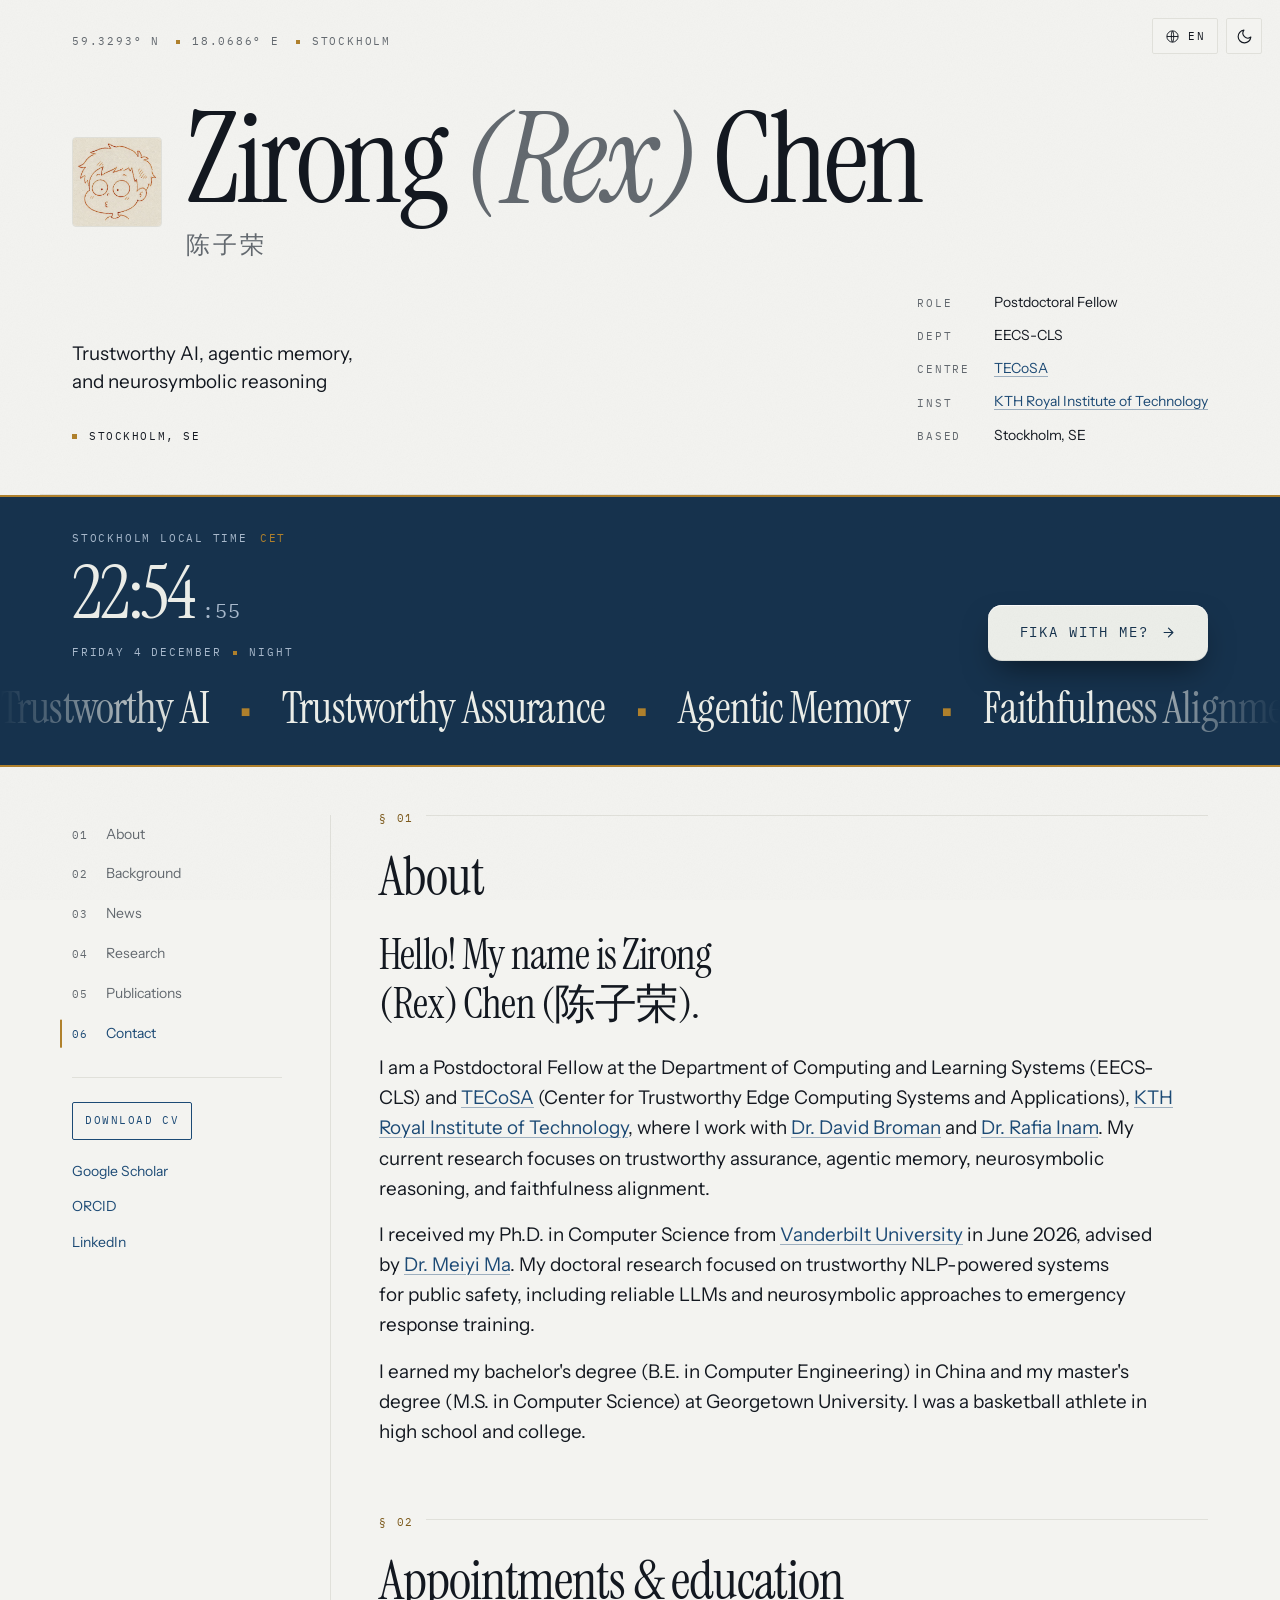
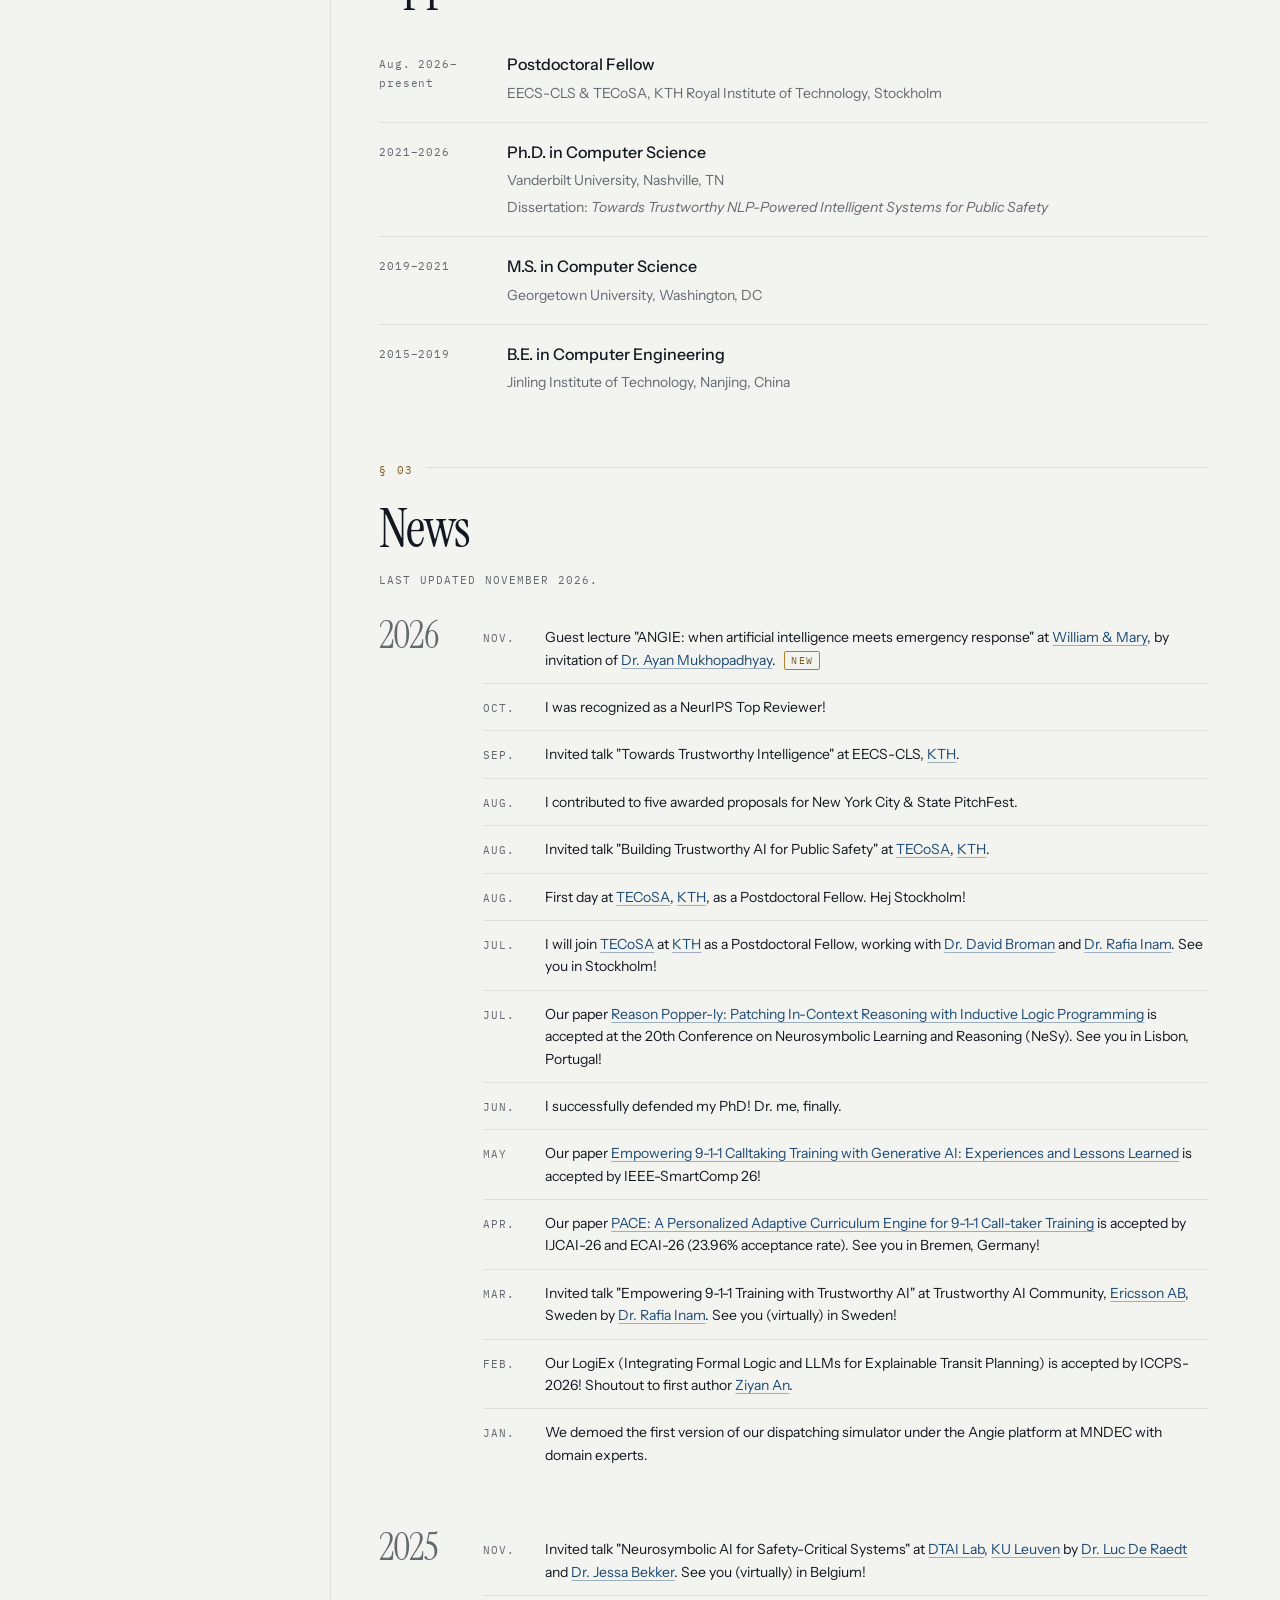
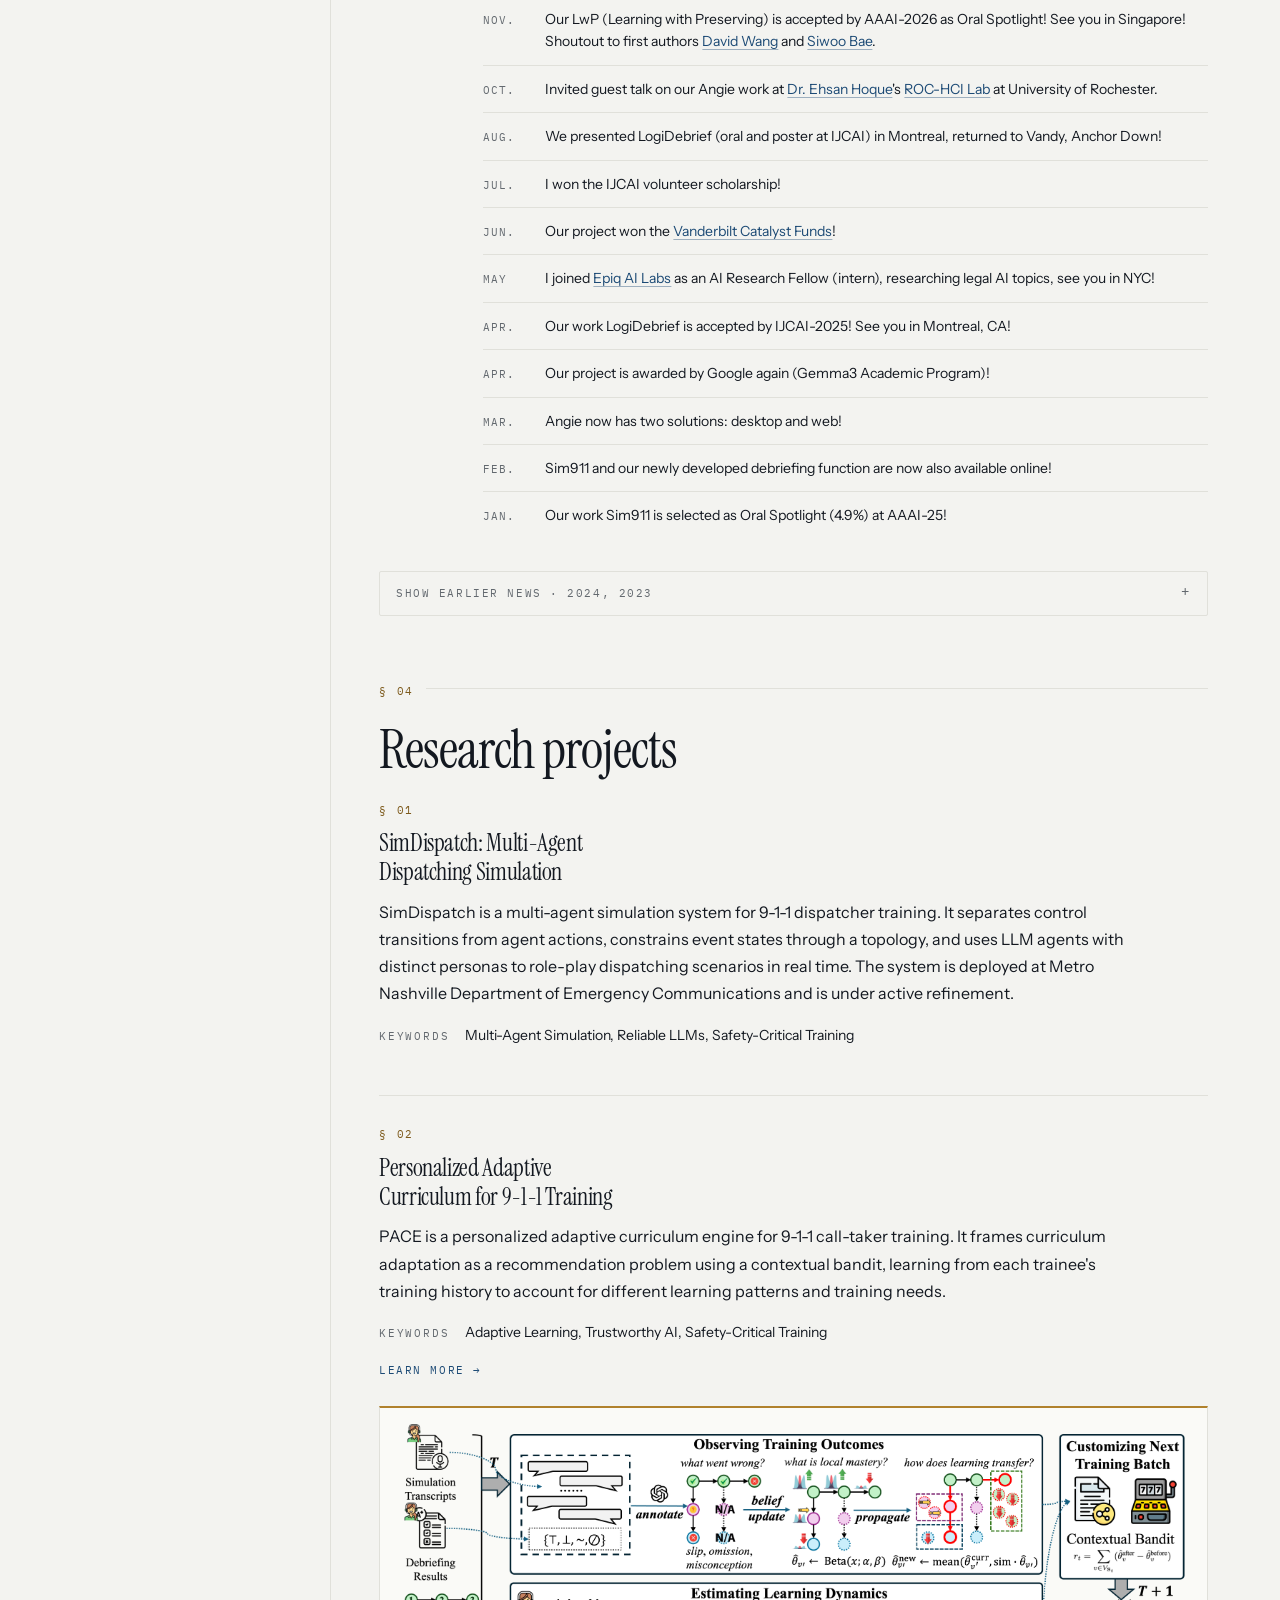
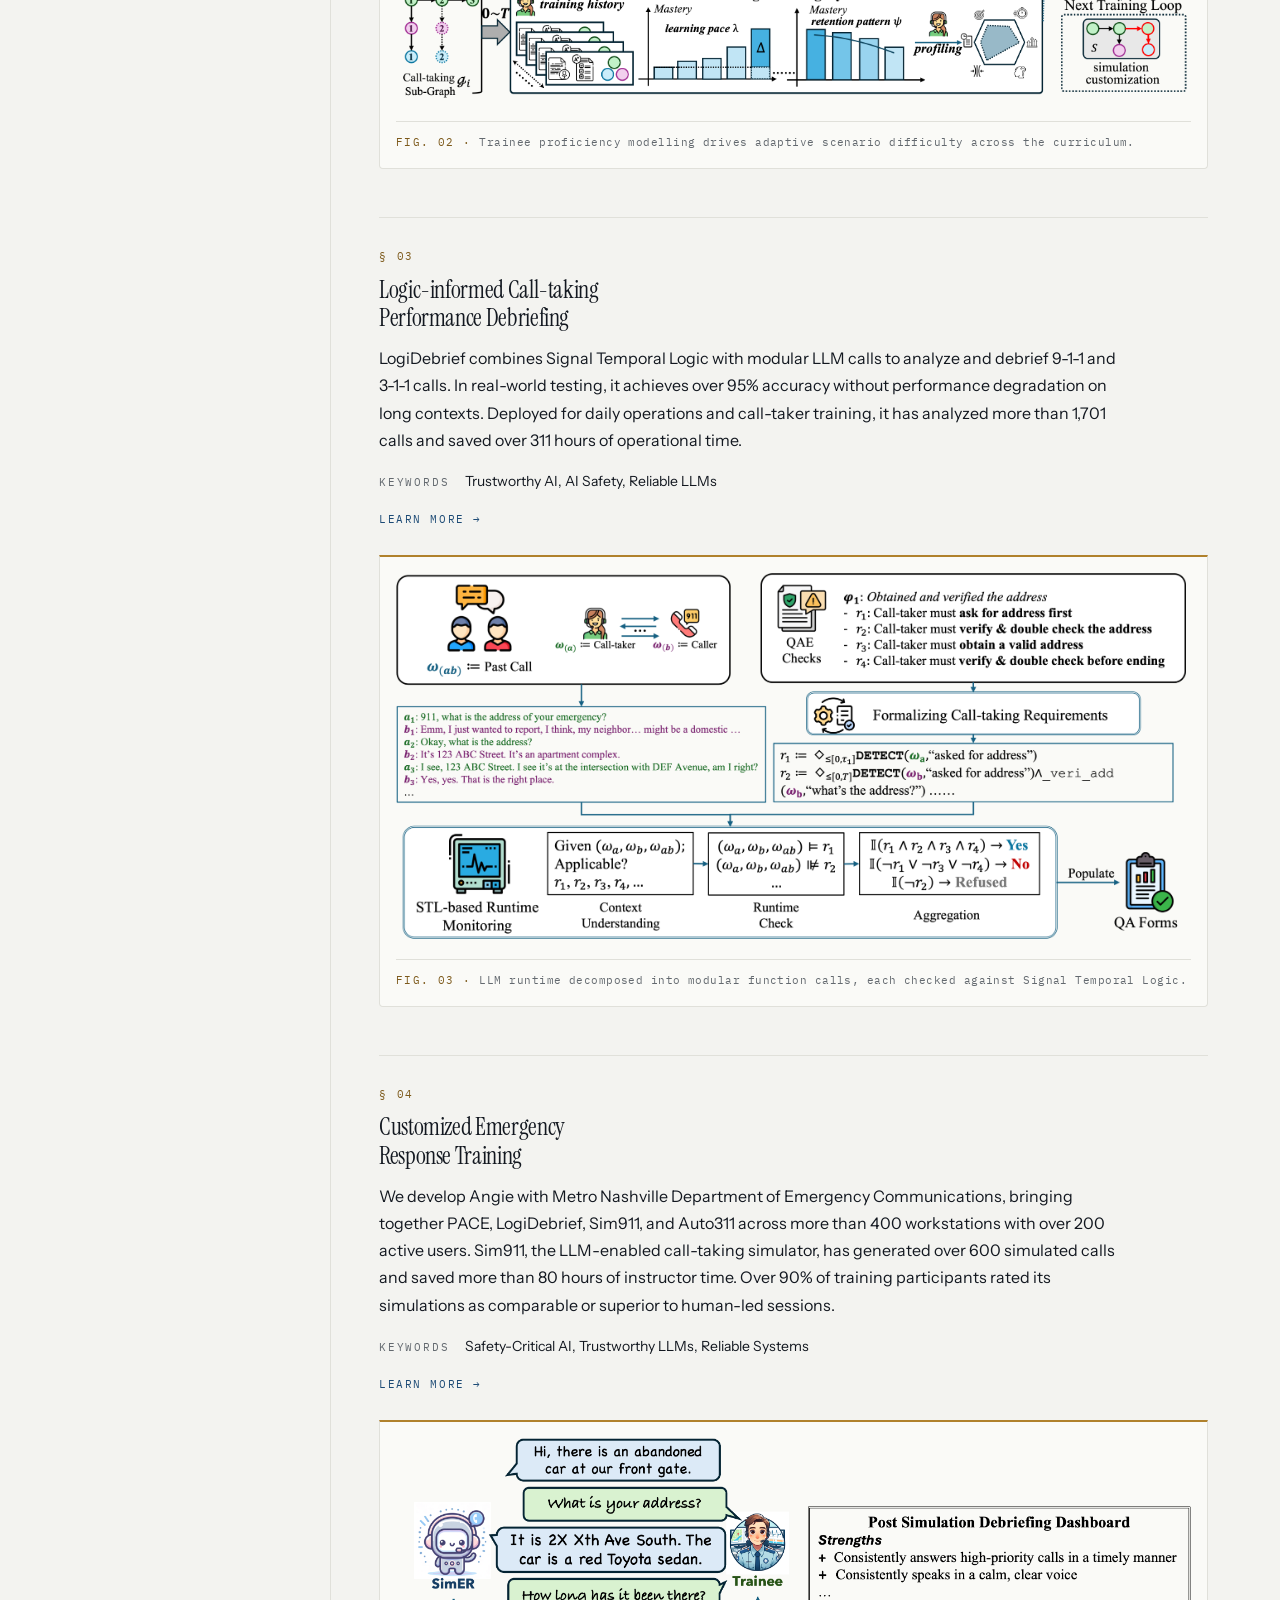
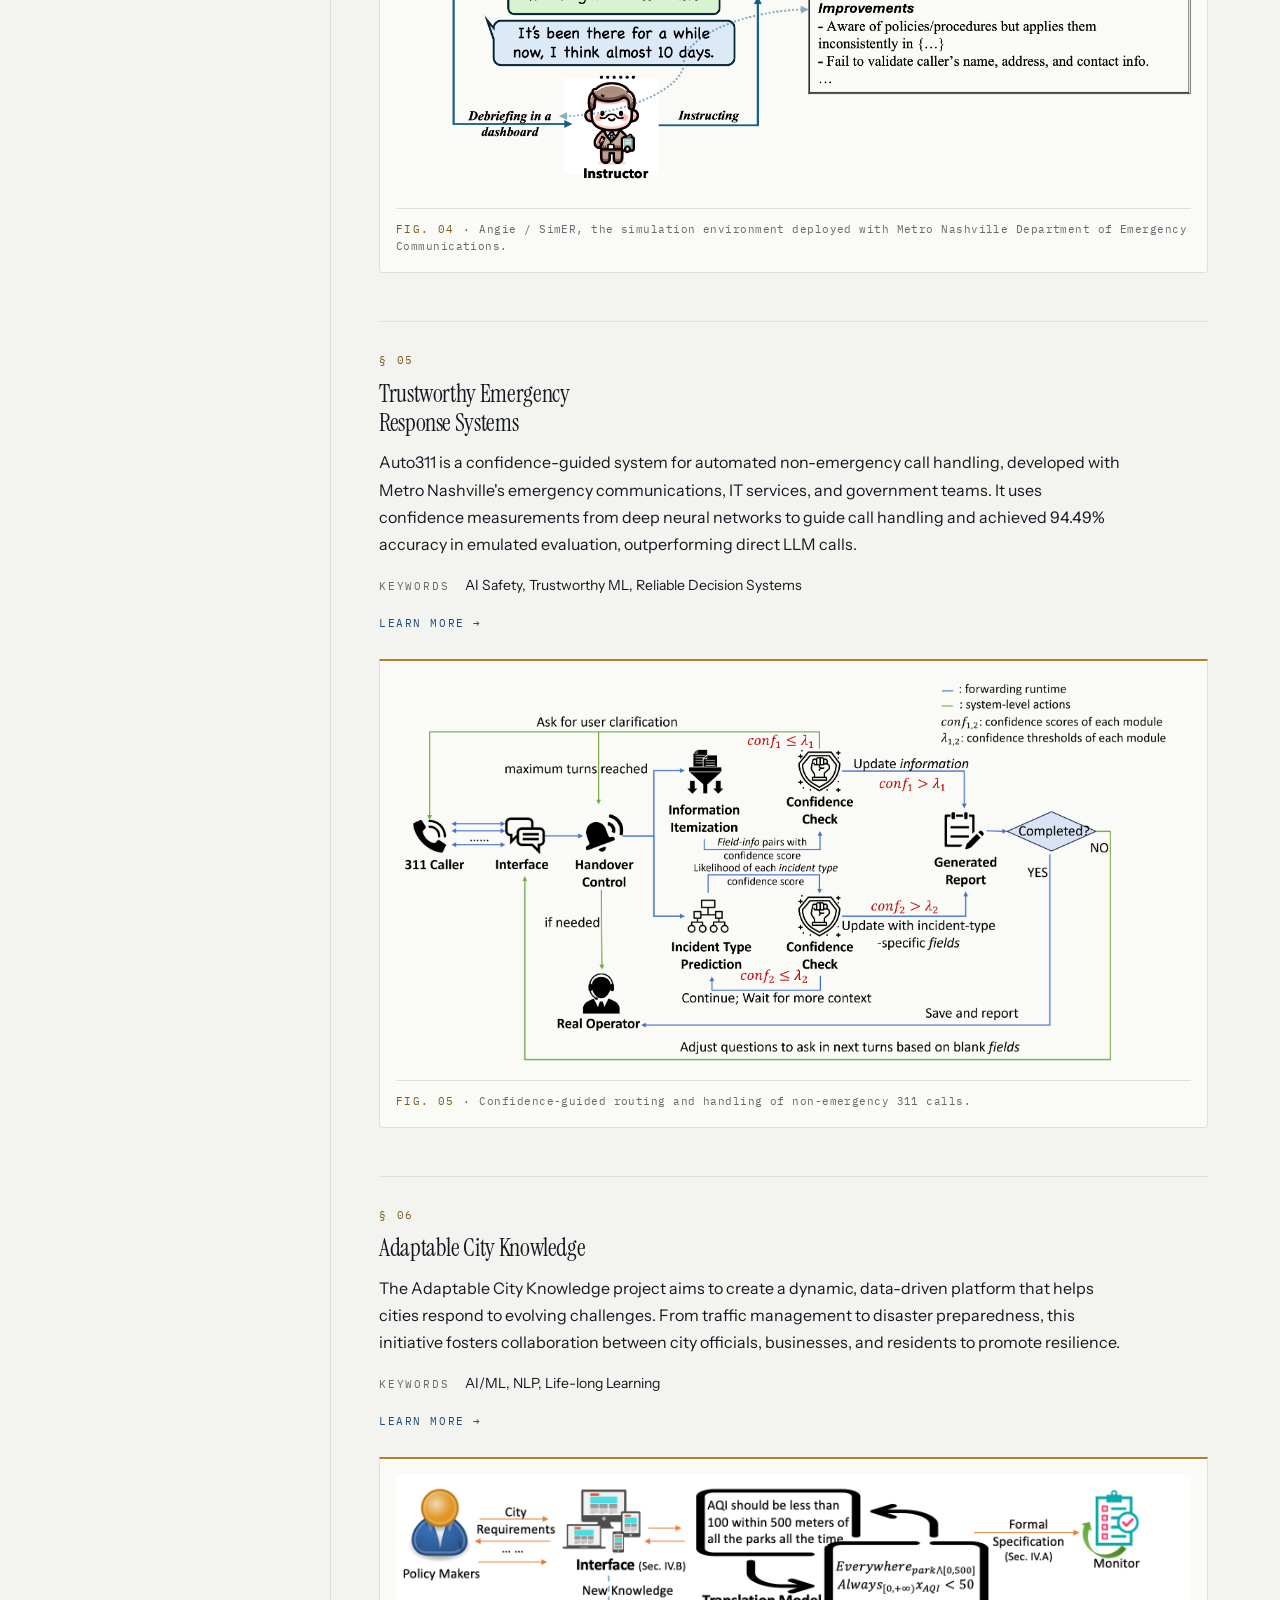
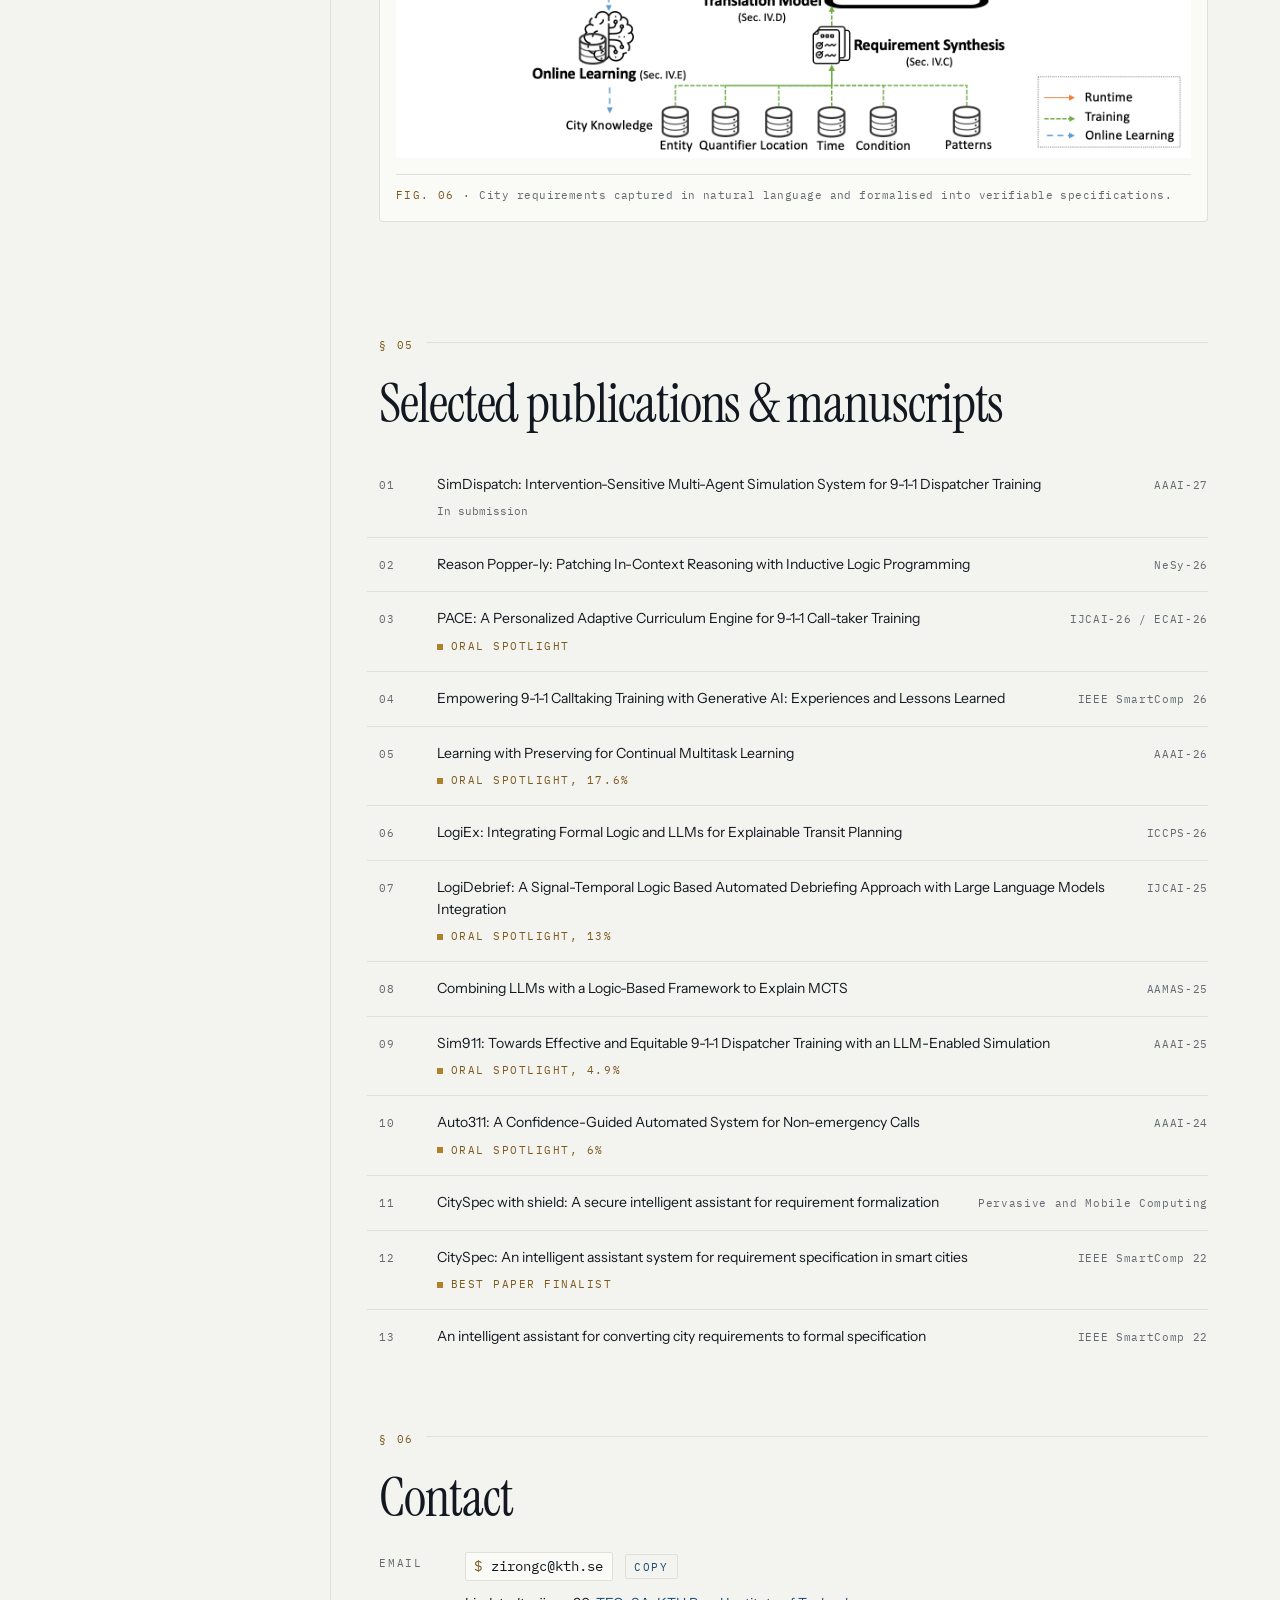
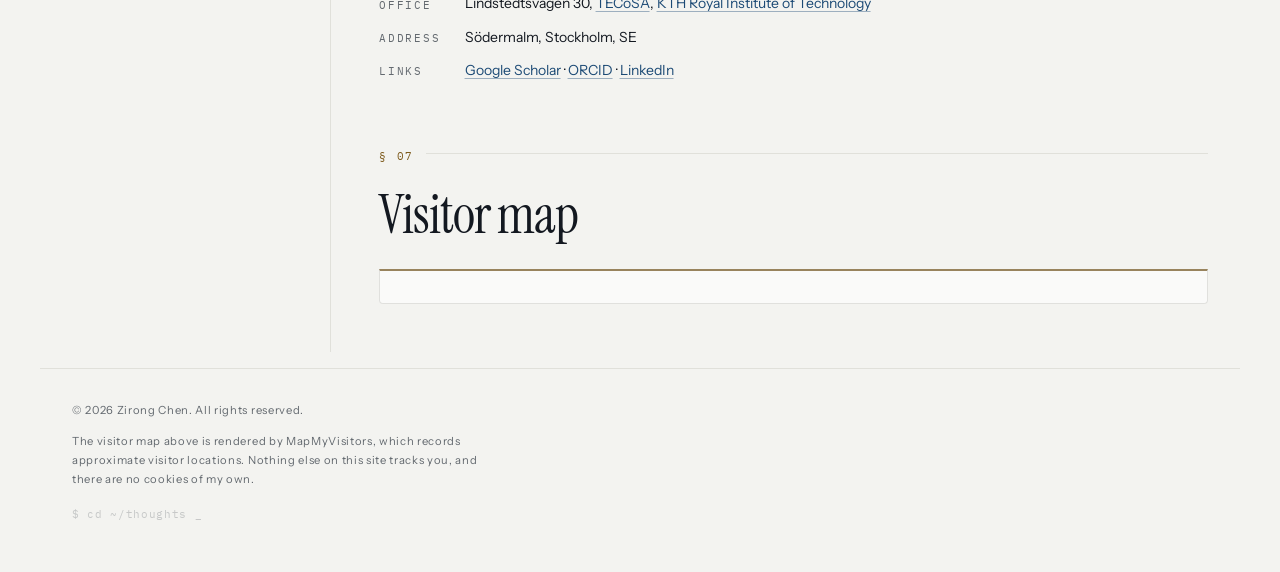
<file: index.html>
<!DOCTYPE html>
<html lang="en">
<head>
    <meta charset="UTF-8">
    <meta name="viewport" content="width=device-width, initial-scale=1.0">
    <meta name="description" content="Zirong (Rex) Chen - Postdoctoral Fellow at EECS-CLS and TECoSA, KTH Royal Institute of Technology, researching trustworthy assurance, agentic memory, neurosymbolic reasoning, and faithfulness alignment.">
    <title>Zirong Chen - Computer Science Researcher</title>

    <!-- Social / sharing meta -->
    <meta property="og:type" content="website">
    <meta property="og:title" content="Zirong (Rex) Chen - Computer Science Researcher">
    <meta property="og:description" content="Postdoctoral Fellow at EECS-CLS and TECoSA, KTH Royal Institute of Technology, working on trustworthy assurance, agentic memory, neurosymbolic reasoning, and faithfulness alignment.">
    <meta property="og:image" content="https://rexzchen.github.io/imgs/brown-icon.jpg">
    <meta property="og:url" content="https://rexzchen.github.io/">
    <meta name="twitter:card" content="summary">
    <meta name="theme-color" content="#f3f3f0" media="(prefers-color-scheme: light)">
    <meta name="theme-color" content="#0f1319" media="(prefers-color-scheme: dark)">

    <!-- Personal monogram favicon, shared across the site. -->
    <link rel="icon" type="image/svg+xml" href="/assets/favicon.svg">

    <!-- Set the theme before first paint so dark-mode users never see a light flash.
         Falls back to the OS preference, which keeps the two theme-color metas honest. -->
    <script>(function(){var d=document.documentElement;d.classList.add('js');try{var t=localStorage.getItem('theme');if(!t)t=matchMedia('(prefers-color-scheme: dark)').matches?'dark':'light';d.setAttribute('data-theme',t);}catch(e){d.setAttribute('data-theme','light');}try{var l=localStorage.getItem('lang');if(!l&&/^sv\b/i.test(navigator.language||''))l='sv';if(l==='sv')d.setAttribute('lang','sv');}catch(e){}})();</script>

    <!-- Typefaces: Instrument Serif (display) + Instrument Sans (body) + IBM Plex Mono (indices) -->
    <link rel="preconnect" href="https://fonts.googleapis.com">
    <link rel="preconnect" href="https://fonts.gstatic.com" crossorigin>
    <link href="https://fonts.googleapis.com/css2?family=IBM+Plex+Mono:wght@400;500&family=Instrument+Sans:ital,wght@0,400..700;1,400..700&family=Instrument+Serif:ital@0;1&display=swap" rel="stylesheet">

    <link rel="stylesheet" href="assets/site.css?v=24">
</head>
<body>
    <a class="skip-link" href="#home"><span data-lang="en">Skip to content</span><span data-lang="sv" lang="sv">Hoppa till innehåll</span></a>
    <div class="grain" aria-hidden="true"></div>
    <div class="progress" aria-hidden="true"><span></span></div>

    <!-- Flags are drawn inline rather than set as emoji: Windows ships no
         regional-indicator glyphs, so 🇸🇪 renders there as the bare letters "SE". -->
    <div class="chrome js-only">
        <div class="lang">
            <button class="lang-btn" id="lang-btn" type="button" aria-haspopup="true" aria-expanded="false"
                    aria-label="Choose language / Välj språk">
                <svg viewBox="0 0 24 24" aria-hidden="true" class="lang-globe">
                    <circle cx="12" cy="12" r="9"></circle>
                    <path d="M3 12h18M12 3c2.5 2.6 2.5 15.4 0 18M12 3c-2.5 2.6-2.5 15.4 0 18"></path>
                </svg>
                <span class="lang-now" id="lang-now">EN</span><span class="lang-beta" data-lang="sv">beta</span>
            </button>

            <div class="lang-menu" id="lang-menu" role="menu" hidden>
                <button type="button" role="menuitem" data-set-lang="en">
                    <svg viewBox="0 0 19 10" aria-hidden="true" class="flag">
                        <rect width="19" height="10" fill="#f4f4f2"/>
                        <g fill="#b22234">
                            <rect y="0" width="19" height=".77"/><rect y="1.54" width="19" height=".77"/>
                            <rect y="3.08" width="19" height=".77"/><rect y="4.62" width="19" height=".77"/>
                            <rect y="6.15" width="19" height=".77"/><rect y="7.69" width="19" height=".77"/>
                            <rect y="9.23" width="19" height=".77"/>
                        </g>
                        <rect width="7.6" height="5.38" fill="#3c3b6e"/>
                    </svg>
                    <span>English</span>
                </button>
                <button type="button" role="menuitem" data-set-lang="sv">
                    <svg viewBox="0 0 16 10" aria-hidden="true" class="flag">
                        <rect width="16" height="10" fill="#006aa7"/>
                        <rect x="5" width="2" height="10" fill="#fecc00"/>
                        <rect y="4" width="16" height="2" fill="#fecc00"/>
                    </svg>
                    <span lang="sv">Svenska</span><span class="lang-beta">beta</span>
                </button>
            </div>
        </div>
    </div>

    <button class="theme-toggle" id="theme-toggle" type="button" aria-label="Toggle color theme">
        <svg id="sun-icon" xmlns="http://www.w3.org/2000/svg" viewBox="0 0 24 24" aria-hidden="true">
            <circle cx="12" cy="12" r="5"></circle>
            <line x1="12" y1="1" x2="12" y2="3"></line>
            <line x1="12" y1="21" x2="12" y2="23"></line>
            <line x1="4.22" y1="4.22" x2="5.64" y2="5.64"></line>
            <line x1="18.36" y1="18.36" x2="19.78" y2="19.78"></line>
            <line x1="1" y1="12" x2="3" y2="12"></line>
            <line x1="21" y1="12" x2="23" y2="12"></line>
            <line x1="4.22" y1="19.78" x2="5.64" y2="18.36"></line>
            <line x1="18.36" y1="5.64" x2="19.78" y2="4.22"></line>
        </svg>
        <svg id="moon-icon" xmlns="http://www.w3.org/2000/svg" viewBox="0 0 24 24" aria-hidden="true">
            <path d="M21 12.79A9 9 0 1 1 11.21 3 7 7 0 0 0 21 12.79z"></path>
        </svg>
    </button>

    <header class="masthead">
        <!-- Static now that the live clock lives in the band, so it reads with
             JavaScript disabled. -->
        <p class="instrument">
            <span>59.3293&deg; N</span>
            <span>18.0686&deg; E</span>
            <span>Stockholm</span>
        </p>

        <div class="masthead-inner">
            <div class="namelock">
                <img src="imgs/portrait-crop.jpg" alt="Hand-drawn portrait of Zirong Chen"
                     class="name-mark" width="640" height="640" decoding="async" fetchpriority="high">
                <div>
                    <h1 class="display-name">Zirong <em>(Rex)</em> Chen</h1>
                    <p class="name-cn" lang="zh-Hans">陈子荣</p>
                </div>
            </div>

            <div class="masthead-foot">
                <div>
                    <p class="masthead-tagline"><span data-lang="en">Trustworthy AI, agentic memory, and neurosymbolic reasoning</span><span data-lang="sv" lang="sv">Tillförlitlig AI, agentminne och neurosymboliskt resonemang</span></p>
                    <p class="transit">
                        <span class="transit-mark" aria-hidden="true"></span>
                        <span class="to">Stockholm, SE</span>
                    </p>
                </div>
                <dl class="spec">
                    <dt><span data-lang="en">Role</span><span data-lang="sv" lang="sv">Roll</span></dt>
                    <dd><span data-lang="en">Postdoctoral Fellow</span><span data-lang="sv" lang="sv">Postdoktor</span></dd>
                    <dt><span data-lang="en">Dept</span><span data-lang="sv" lang="sv">Avd</span></dt>
                    <dd>EECS-CLS</dd>
                    <dt><span data-lang="en">Centre</span><span data-lang="sv" lang="sv">Centrum</span></dt>
                    <dd><a href="https://www.tecosa.center.kth.se/" target="_blank">TECoSA</a></dd>
                    <dt><span data-lang="en">Inst</span><span data-lang="sv" lang="sv">Lärosäte</span></dt>
                    <dd><a href="https://www.kth.se/en" target="_blank">KTH Royal Institute of Technology</a></dd>
                    <dt><span data-lang="en">Based</span><span data-lang="sv" lang="sv">Baserad i</span></dt>
                    <dd>Stockholm, SE</dd>
                </dl>
            </div>
        </div>
    </header>

    <!-- Local time in Stockholm, and an invitation that knows what day it is. -->
    <section class="band" aria-label="Local time in Stockholm">
        <div class="band-inner">
            <div class="band-lockup">
                <!-- js-only: without scripts there is no clock to show, and an
                     empty frame reading --:-- would be worse than no frame. -->
                <div class="clock js-only">
                    <p class="clock-caption">
                        <span data-lang="en">Stockholm local time</span><span
                            data-lang="sv" lang="sv">Lokal tid i Stockholm</span>
                        <!-- CET or CEST, straight from Intl. The label is the
                             visible proof that the clock follows the DST switch. -->
                        <span class="clock-zone" id="clock-zone"></span>
                    </p>
                    <p class="clock-time"><time id="clock-hm">--:--</time><span
                        class="clock-sec" id="clock-sec">:--</span></p>
                    <p class="clock-meta">
                        <span id="clock-date"></span><span id="clock-mood"></span>
                    </p>
                </div>

                <!-- A plain anchor, so it still works with scripts off. The pops
                     are injected by JS and simply do not exist without it.
                     .fika-sheen is the light sweep; the label and arrow sit above
                     it and separate on hover. -->
                <a class="fika" href="#contact-info" id="fika">
                    <span class="fika-pop" id="fika-pop" aria-hidden="true"></span>
                    <span class="fika-clip" aria-hidden="true"><span class="fika-sheen"></span></span>
                    <span class="fika-label" data-lang="en">Fika with me?</span><span class="fika-label" data-lang="sv" lang="sv">Fika med mig?</span>
                    <svg class="fika-arrow" viewBox="0 0 24 24" aria-hidden="true">
                        <path d="M5 12h13M12 5l7 7-7 7"></path>
                    </svg>
                </a>
            </div>
        </div>

        <!-- Runs the full width of the band rather than the shell, so the
             fade at each end has room to read as a fade.
             Decorative: these keywords also appear in the bio and research
             projects, so screen readers lose nothing by skipping
             it. The list appears twice so the -50% loop lands seamlessly. -->
        <div class="marquee" aria-hidden="true">
            <div class="marquee-track">
                <span>Trustworthy AI</span><span class="sep">&#9632;</span>
                <span>Trustworthy Assurance</span><span class="sep">&#9632;</span>
                <span>Agentic Memory</span><span class="sep">&#9632;</span>
                <span>Faithfulness Alignment</span><span class="sep">&#9632;</span>
                <span>AI Safety</span><span class="sep">&#9632;</span>
                <span>Natural Language Processing</span><span class="sep">&#9632;</span>
                <span>Reliable LLMs</span><span class="sep">&#9632;</span>
                <span>Safety-Critical Systems</span><span class="sep">&#9632;</span>
                <span>Neurosymbolic Reasoning</span><span class="sep">&#9632;</span>
                <span>Signal Temporal Logic</span><span class="sep">&#9632;</span>
                <span>Adaptive Learning</span><span class="sep">&#9632;</span>
                <span>Life-long Learning</span><span class="sep">&#9632;</span>
                <span>Emergency Response</span><span class="sep">&#9632;</span>
                <span>Smart Cities</span><span class="sep">&#9632;</span>
                <span>Trustworthy AI</span><span class="sep">&#9632;</span>
                <span>Trustworthy Assurance</span><span class="sep">&#9632;</span>
                <span>Agentic Memory</span><span class="sep">&#9632;</span>
                <span>Faithfulness Alignment</span><span class="sep">&#9632;</span>
                <span>AI Safety</span><span class="sep">&#9632;</span>
                <span>Natural Language Processing</span><span class="sep">&#9632;</span>
                <span>Reliable LLMs</span><span class="sep">&#9632;</span>
                <span>Safety-Critical Systems</span><span class="sep">&#9632;</span>
                <span>Neurosymbolic Reasoning</span><span class="sep">&#9632;</span>
                <span>Signal Temporal Logic</span><span class="sep">&#9632;</span>
                <span>Adaptive Learning</span><span class="sep">&#9632;</span>
                <span>Life-long Learning</span><span class="sep">&#9632;</span>
                <span>Emergency Response</span><span class="sep">&#9632;</span>
                <span>Smart Cities</span><span class="sep">&#9632;</span>
            </div>
        </div>
    </section>

    <div class="layout">
        <aside class="rail">
            <nav class="rail-nav">
                <a href="#home"><span data-lang="en">About</span><span data-lang="sv" lang="sv">Om mig</span></a>
                <a href="#education"><span data-lang="en">Background</span><span data-lang="sv" lang="sv">Bakgrund</span></a>
                <a href="#news"><span data-lang="en">News</span><span data-lang="sv" lang="sv">Nyheter</span></a>
                <a href="#about"><span data-lang="en">Research</span><span data-lang="sv" lang="sv">Forskning</span></a>
                <a href="#contact"><span data-lang="en">Publications</span><span data-lang="sv" lang="sv">Publikationer</span></a>
                <a href="#contact-info"><span data-lang="en">Contact</span><span data-lang="sv" lang="sv">Kontakt</span></a>
            </nav>

            <div class="rail-links">
                <a class="cv-button" href="imgs/Zirong_Chen_CV_latest.pdf" target="_blank"><span data-lang="en">Download CV</span><span data-lang="sv" lang="sv">Ladda ner CV</span></a>
                <a href="https://scholar.google.com/citations?user=wo6wou8AAAAJ" target="_blank">Google Scholar</a>
                <a href="https://orcid.org/0000-0002-6466-4549" target="_blank">ORCID</a>
                <a href="https://www.linkedin.com/in/zirong-chen-567070190" target="_blank">LinkedIn</a>
            </div>
        </aside>

        <main>
            <section id="home" class="reveal">
                <div class="section-head">
                    <h2><span data-lang="en">About</span><span data-lang="sv" lang="sv">Om mig</span></h2>
                </div>
                <div class="about-content">
                    <p class="lede" data-lang="en">Hello! My name is Zirong (Rex) Chen (陈子荣).</p>
                    <p class="lede" data-lang="sv" lang="sv">Hej! Jag heter Zirong (Rex) Chen (陈子荣).</p>
                    <p data-lang="en">I am a Postdoctoral Fellow at the Department of Computing and Learning Systems (EECS-CLS) and <a href="https://www.tecosa.center.kth.se/" target="_blank">TECoSA</a> (Center for Trustworthy Edge Computing Systems and Applications), <a href="https://www.kth.se/en" target="_blank">KTH Royal Institute of Technology</a>, where I work with <a href="https://people.kth.se/~dbro/" target="_blank">Dr. David Broman</a> and <a href="https://www.kth.se/profile/raina" target="_blank">Dr. Rafia Inam</a>. My current research focuses on trustworthy assurance, agentic memory, neurosymbolic reasoning, and faithfulness alignment.</p>
                    <p data-lang="sv" lang="sv">Jag är postdoktor vid Department of Computing and Learning Systems (EECS-CLS) och <a href="https://www.tecosa.center.kth.se/" target="_blank">TECoSA</a> (Center for Trustworthy Edge Computing Systems and Applications), <a href="https://www.kth.se/en" target="_blank">KTH</a>, där jag arbetar med <a href="https://people.kth.se/~dbro/" target="_blank">Dr. David Broman</a> och <a href="https://www.kth.se/profile/raina" target="_blank">Dr. Rafia Inam</a>. Min aktuella forskning fokuserar på trustworthy assurance, agentic memory, neurosymboliskt resonemang och faithfulness alignment.</p>
                    <p data-lang="en">I received my Ph.D. in Computer Science from <a href="https://www.vanderbilt.edu" target="_blank">Vanderbilt University</a> in June 2026, advised by <a href="https://meiyima.github.io/" target="_blank">Dr. Meiyi Ma</a>. My doctoral research focused on trustworthy NLP-powered systems for public safety, including reliable LLMs and neurosymbolic approaches to emergency response training.</p>
                    <p data-lang="sv" lang="sv">Jag tog min doktorsexamen i datavetenskap vid <a href="https://www.vanderbilt.edu" target="_blank">Vanderbilt University</a> i juni 2026 med <a href="https://meiyima.github.io/" target="_blank">Dr. Meiyi Ma</a> som handledare. Min doktorsforskning fokuserade på tillförlitliga system för samhällsskydd med språkteknologi, bland annat tillförlitliga språkmodeller och neurosymboliska metoder för utbildning inom räddningstjänsten.</p>
                    <p data-lang="en">I earned my bachelor's degree (B.E. in Computer Engineering) in China and my master's degree (M.S. in Computer Science) at Georgetown University. I was a basketball athlete in high school and college.</p>
                    <p data-lang="sv" lang="sv">Jag tog min kandidatexamen (B.E. i datateknik) i Kina och min masterexamen (M.S. i datavetenskap) vid Georgetown University. Jag spelade basket både på gymnasiet och universitetet.</p>
                </div>
            </section>

            <section id="education" class="reveal">
                <div class="section-head">
                    <h2><span data-lang="en">Appointments &amp; education</span><span data-lang="sv" lang="sv">Anställningar och utbildning</span></h2>
                </div>
                <ul class="edu-list">
                    <li>
                        <span class="edu-year"><span data-lang="en">Aug. 2026&ndash;present</span><span data-lang="sv" lang="sv">Aug. 2026&ndash;nu</span></span>
                        <span class="edu-body"><strong><span data-lang="en">Postdoctoral Fellow</span><span data-lang="sv" lang="sv">Postdoktor</span></strong><br><span class="muted">EECS-CLS &amp; TECoSA, KTH Royal Institute of Technology, Stockholm</span></span>
                    </li>
                    <li>
                        <span class="edu-year">2021&ndash;2026</span>
                        <span class="edu-body"><strong><span data-lang="en">Ph.D. in Computer Science</span><span data-lang="sv" lang="sv">Doktorsexamen i datavetenskap</span></strong><br><span class="muted">Vanderbilt University, Nashville, TN</span><br><span class="muted"><span data-lang="en">Dissertation:</span><span data-lang="sv" lang="sv">Avhandling:</span> <em>Towards Trustworthy NLP-Powered Intelligent Systems for Public Safety</em></span></span>
                    </li>
                    <li>
                        <span class="edu-year">2019&ndash;2021</span>
                        <span class="edu-body"><strong><span data-lang="en">M.S. in Computer Science</span><span data-lang="sv" lang="sv">Masterexamen i datavetenskap</span></strong><br><span class="muted">Georgetown University, Washington, DC</span></span>
                    </li>
                    <li>
                        <span class="edu-year">2015&ndash;2019</span>
                        <span class="edu-body"><strong><span data-lang="en">B.E. in Computer Engineering</span><span data-lang="sv" lang="sv">Kandidatexamen i datateknik</span></strong><br><span class="muted">Jinling Institute of Technology, Nanjing, China</span></span>
                    </li>
                </ul>
            </section>

            <section id="news" class="reveal">
                <div class="section-head">
                    <h2><span data-lang="en">News</span><span data-lang="sv" lang="sv">Nyheter</span></h2>
                    <p class="section-note"><span data-lang="en">Last updated November 2026.</span><span data-lang="sv" lang="sv">Uppdaterad november 2026.</span></p>
                </div>

                <div class="news-group">
                    <div class="news-year">2026</div>
                    <ul class="news-list">
                        <li><span class="news-date">Nov.</span><span class="news-text" data-lang="en">Guest lecture "ANGIE: when artificial intelligence meets emergency response" at <a href="https://www.wm.edu/" target="_blank">William &amp; Mary</a>, by invitation of <a href="https://ayanmukhopadhyay.com/" target="_blank">Dr. Ayan Mukhopadhyay</a>.<span class="mark-new">new</span></span><span class="news-text" data-lang="sv" lang="sv">Gästföreläsning ”ANGIE: when artificial intelligence meets emergency response” vid <a href="https://www.wm.edu/" target="_blank">William &amp; Mary</a>, på inbjudan av <a href="https://ayanmukhopadhyay.com/" target="_blank">Dr. Ayan Mukhopadhyay</a>.<span class="mark-new">ny</span></span></li>
                        <li><span class="news-date" data-lang="en">Oct.</span><span class="news-date" data-lang="sv" lang="sv">Okt.</span><span class="news-text" data-lang="en">I was recognized as a NeurIPS Top Reviewer!</span><span class="news-text" data-lang="sv" lang="sv">Jag utsågs till Top Reviewer på NeurIPS!</span></li>
                        <li><span class="news-date">Sep.</span><span class="news-text" data-lang="en">Invited talk "Towards Trustworthy Intelligence" at EECS-CLS, <a href="https://www.kth.se/en" target="_blank">KTH</a>.</span><span class="news-text" data-lang="sv" lang="sv">Inbjuden föreläsning ”Towards Trustworthy Intelligence” vid EECS-CLS, <a href="https://www.kth.se/en" target="_blank">KTH</a>.</span></li>
                        <li><span class="news-date">Aug.</span><span class="news-text" data-lang="en">I contributed to five awarded proposals for New York City &amp; State PitchFest.</span><span class="news-text" data-lang="sv" lang="sv">Jag bidrog till fem förslag för New York City &amp; State PitchFest.</span></li>
                        <li><span class="news-date">Aug.</span><span class="news-text" data-lang="en">Invited talk "Building Trustworthy AI for Public Safety" at <a href="https://www.tecosa.center.kth.se/" target="_blank">TECoSA</a>, <a href="https://www.kth.se/en" target="_blank">KTH</a>.</span><span class="news-text" data-lang="sv" lang="sv">Inbjuden föreläsning ”Building Trustworthy AI for Public Safety” på <a href="https://www.tecosa.center.kth.se/" target="_blank">TECoSA</a>, <a href="https://www.kth.se/en" target="_blank">KTH</a>.</span></li>
                        <li><span class="news-date">Aug.</span><span class="news-text" data-lang="en">First day at <a href="https://www.tecosa.center.kth.se/" target="_blank">TECoSA</a>, <a href="https://www.kth.se/en" target="_blank">KTH</a>, as a Postdoctoral Fellow. Hej Stockholm!</span><span class="news-text" data-lang="sv" lang="sv">Första dagen på <a href="https://www.tecosa.center.kth.se/" target="_blank">TECoSA</a> vid <a href="https://www.kth.se/en" target="_blank">KTH</a> som postdoktor. Hej Stockholm!</span></li>
                        <li><span class="news-date">Jul.</span><span class="news-text" data-lang="en">I will join <a href="https://www.tecosa.center.kth.se/" target="_blank">TECoSA</a> at <a href="https://www.kth.se/en" target="_blank">KTH</a> as a Postdoctoral Fellow, working with <a href="https://people.kth.se/~dbro/" target="_blank">Dr. David Broman</a> and <a href="https://www.kth.se/profile/raina" target="_blank">Dr. Rafia Inam</a>. See you in Stockholm!</span><span class="news-text" data-lang="sv" lang="sv">Jag börjar som postdoktor på <a href="https://www.tecosa.center.kth.se/" target="_blank">TECoSA</a> vid <a href="https://www.kth.se/en" target="_blank">KTH</a>, tillsammans med <a href="https://people.kth.se/~dbro/" target="_blank">Dr. David Broman</a> och <a href="https://www.kth.se/profile/raina" target="_blank">Dr. Rafia Inam</a>. Vi ses i Stockholm!</span></li>
                        <li><span class="news-date">Jul.</span><span class="news-text" data-lang="en">Our paper <a href="https://arxiv.org/pdf/2607.23019" target="_blank">Reason Popper-ly: Patching In-Context Reasoning with Inductive Logic Programming</a> is accepted at the 20th Conference on Neurosymbolic Learning and Reasoning (NeSy). See you in Lisbon, Portugal!</span><span class="news-text" data-lang="sv" lang="sv">Vår artikel <a href="https://arxiv.org/pdf/2607.23019" target="_blank">Reason Popper-ly: Patching In-Context Reasoning with Inductive Logic Programming</a> har antagits till 20th Conference on Neurosymbolic Learning and Reasoning (NeSy). Vi ses i Lissabon, Portugal!</span></li>
                        <li><span class="news-date">Jun.</span><span class="news-text" data-lang="en">I successfully defended my PhD! Dr. me, finally.</span><span class="news-text" data-lang="sv" lang="sv">Jag har disputerat! Äntligen doktor.</span></li>
                        <li><span class="news-date" data-lang="en">May</span><span class="news-date" data-lang="sv" lang="sv">Maj</span><span class="news-text" data-lang="en">Our paper <a href="https://arxiv.org/pdf/2602.13241" target="_blank">Empowering 9-1-1 Calltaking Training with Generative AI: Experiences and Lessons Learned</a> is accepted by IEEE-SmartComp 26!</span><span class="news-text" data-lang="sv" lang="sv">Vår artikel <a href="https://arxiv.org/pdf/2602.13241" target="_blank">Empowering 9-1-1 Calltaking Training with Generative AI: Experiences and Lessons Learned</a> har antagits till IEEE-SmartComp 26!</span></li>
                        <li><span class="news-date">Apr.</span><span class="news-text" data-lang="en">Our paper <a href="https://arxiv.org/pdf/2603.05361" target="_blank">PACE: A Personalized Adaptive Curriculum Engine for 9-1-1 Call-taker Training</a> is accepted by IJCAI-26 and ECAI-26 (23.96% acceptance rate). See you in Bremen, Germany!</span><span class="news-text" data-lang="sv" lang="sv">Vår artikel <a href="https://arxiv.org/pdf/2603.05361" target="_blank">PACE: A Personalized Adaptive Curriculum Engine for 9-1-1 Call-taker Training</a> har antagits till IJCAI-26 och ECAI-26 (23,96 % antagningsgrad). Vi ses i Bremen, Tyskland!</span></li>
                        <li><span class="news-date">Mar.</span><span class="news-text" data-lang="en">Invited talk "Empowering 9-1-1 Training with Trustworthy AI" at Trustworthy AI Community, <a href="https://www.ericsson.com/en" target="_blank">Ericsson AB</a>, Sweden by <a href="https://www.kth.se/profile/raina" target="_blank">Dr. Rafia Inam</a>. See you (virtually) in Sweden!</span><span class="news-text" data-lang="sv" lang="sv">Inbjuden föreläsning ”Empowering 9-1-1 Training with Trustworthy AI” hos Trustworthy AI Community, <a href="https://www.ericsson.com/en" target="_blank">Ericsson AB</a>, Sverige, på inbjudan av <a href="https://www.kth.se/profile/raina" target="_blank">Dr. Rafia Inam</a>. Vi ses (digitalt) i Sverige!</span></li>
                        <li><span class="news-date">Feb.</span><span class="news-text" data-lang="en">Our LogiEx (Integrating Formal Logic and LLMs for Explainable Transit Planning) is accepted by ICCPS-2026! Shoutout to first author <a href="https://ziyanan.github.io/" target="_blank">Ziyan An</a>.</span><span class="news-text" data-lang="sv" lang="sv">Vår LogiEx (Integrating Formal Logic and LLMs for Explainable Transit Planning) har antagits till ICCPS-2026! Stort grattis till förstaförfattaren <a href="https://ziyanan.github.io/" target="_blank">Ziyan An</a>.</span></li>
                        <li><span class="news-date">Jan.</span><span class="news-text" data-lang="en">We demoed the first version of our dispatching simulator under the Angie platform at MNDEC with domain experts.</span><span class="news-text" data-lang="sv" lang="sv">Vi demonstrerade den första versionen av vår utlarmningssimulator i Angie-plattformen på MNDEC tillsammans med experter från verksamheten.</span></li>
                    </ul>
                </div>

                <div class="news-group">
                    <div class="news-year">2025</div>
                    <ul class="news-list">
                        <li><span class="news-date">Nov.</span><span class="news-text" data-lang="en">Invited talk "Neurosymbolic AI for Safety-Critical Systems" at <a href="https://dtai.cs.kuleuven.be/" target="_blank">DTAI Lab</a>, <a href="https://www.kuleuven.be/english/kuleuven" target="_blank">KU Leuven</a> by <a href="https://scholar.google.com/citations?user=dgobB6AAAAAJ&hl=en" target="_blank">Dr. Luc De Raedt</a> and <a href="https://jessa.github.io/" target="_blank">Dr. Jessa Bekker</a>. See you (virtually) in Belgium!</span><span class="news-text" data-lang="sv" lang="sv">Inbjuden föreläsning ”Neurosymbolic AI for Safety-Critical Systems” vid <a href="https://dtai.cs.kuleuven.be/" target="_blank">DTAI Lab</a>, <a href="https://www.kuleuven.be/english/kuleuven" target="_blank">KU Leuven</a>, på inbjudan av <a href="https://scholar.google.com/citations?user=dgobB6AAAAAJ&hl=en" target="_blank">Dr. Luc De Raedt</a> och <a href="https://jessa.github.io/" target="_blank">Dr. Jessa Bekker</a>. Vi ses (digitalt) i Belgien!</span></li>
                        <li><span class="news-date">Nov.</span><span class="news-text" data-lang="en">Our LwP (Learning with Preserving) is accepted by AAAI-2026 as Oral Spotlight! See you in Singapore! Shoutout to first authors <a href="https://hcwdavid.github.io/" target="_blank">David Wang</a> and <a href="https://www.linkedin.com/in/siwoo-bae-78a52332b/" target="_blank">Siwoo Bae</a>.</span><span class="news-text" data-lang="sv" lang="sv">Vår LwP (Learning with Preserving) har antagits till AAAI-2026 som Oral Spotlight! Vi ses i Singapore! Stort grattis till förstaförfattarna <a href="https://hcwdavid.github.io/" target="_blank">David Wang</a> och <a href="https://www.linkedin.com/in/siwoo-bae-78a52332b/" target="_blank">Siwoo Bae</a>.</span></li>
                        <li><span class="news-date" data-lang="en">Oct.</span><span class="news-date" data-lang="sv" lang="sv">Okt.</span><span class="news-text" data-lang="en">Invited guest talk on our Angie work at <a href="https://hoques.com/" target="_blank">Dr. Ehsan Hoque</a>'s <a href="https://roc-hci.com/" target="_blank">ROC-HCI Lab</a> at University of Rochester.</span><span class="news-text" data-lang="sv" lang="sv">Inbjuden gästföreläsning om vårt Angie-arbete vid <a href="https://hoques.com/" target="_blank">Dr. Ehsan Hoque</a>s <a href="https://roc-hci.com/" target="_blank">ROC-HCI Lab</a> på University of Rochester.</span></li>
                        <li><span class="news-date">Aug.</span><span class="news-text" data-lang="en">We presented LogiDebrief (oral and poster at IJCAI) in Montreal, returned to Vandy, Anchor Down!</span><span class="news-text" data-lang="sv" lang="sv">Vi presenterade LogiDebrief (både muntligt och som poster på IJCAI) i Montreal och är tillbaka på Vandy. Anchor Down!</span></li>
                        <li><span class="news-date">Jul.</span><span class="news-text" data-lang="en">I won the IJCAI volunteer scholarship!</span><span class="news-text" data-lang="sv" lang="sv">Jag fick IJCAI:s volontärstipendium!</span></li>
                        <li><span class="news-date">Jun.</span><span class="news-text" data-lang="en">Our project won the <a href="https://cttc.co/article/20250605/vanderbilt-announces-innovation-catalyst-fund-awardees-february-2025-cycle" target="_blank">Vanderbilt Catalyst Funds</a>!</span><span class="news-text" data-lang="sv" lang="sv">Vårt projekt tilldelades <a href="https://cttc.co/article/20250605/vanderbilt-announces-innovation-catalyst-fund-awardees-february-2025-cycle" target="_blank">Vanderbilt Catalyst Funds</a>!</span></li>
                        <li><span class="news-date" data-lang="en">May</span><span class="news-date" data-lang="sv" lang="sv">Maj</span><span class="news-text" data-lang="en">I joined <a href="https://ailabs.epiqglobal.com/" target="_blank">Epiq AI Labs</a> as an AI Research Fellow (intern), researching legal AI topics, see you in NYC!</span><span class="news-text" data-lang="sv" lang="sv">Jag började på <a href="https://ailabs.epiqglobal.com/" target="_blank">Epiq AI Labs</a> som AI Research Fellow (praktikant) och forskar om juridisk AI. Vi ses i New York!</span></li>
                        <li><span class="news-date">Apr.</span><span class="news-text" data-lang="en">Our work LogiDebrief is accepted by IJCAI-2025! See you in Montreal, CA!</span><span class="news-text" data-lang="sv" lang="sv">Vårt arbete LogiDebrief har antagits till IJCAI-2025! Vi ses i Montreal, Kanada!</span></li>
                        <li><span class="news-date">Apr.</span><span class="news-text" data-lang="en">Our project is awarded by Google again (Gemma3 Academic Program)!</span><span class="news-text" data-lang="sv" lang="sv">Vårt projekt har fått anslag från Google igen (Gemma3 Academic Program)!</span></li>
                        <li><span class="news-date">Mar.</span><span class="news-text" data-lang="en">Angie now has two solutions: desktop and web!</span><span class="news-text" data-lang="sv" lang="sv">Angie finns nu i två versioner: skrivbord och webb!</span></li>
                        <li><span class="news-date">Feb.</span><span class="news-text" data-lang="en">Sim911 and our newly developed debriefing function are now also available online!</span><span class="news-text" data-lang="sv" lang="sv">Sim911 och vår nyutvecklade återkopplingsfunktion finns nu även på webben!</span></li>
                        <li><span class="news-date">Jan.</span><span class="news-text" data-lang="en">Our work Sim911 is selected as Oral Spotlight (4.9%) at AAAI-25!</span><span class="news-text" data-lang="sv" lang="sv">Vårt arbete Sim911 valdes ut som Oral Spotlight (4,9 %) på AAAI-25!</span></li>
                    </ul>
                </div>

                <details class="news-earlier">
                    <summary><span data-lang="en">Show earlier news &middot; 2024, 2023</span><span data-lang="sv" lang="sv">Visa äldre nyheter &middot; 2024, 2023</span></summary>

                    <div class="news-group">
                        <div class="news-year">2024</div>
                        <ul class="news-list">
                            <li><span class="news-date">Dec.</span><span class="news-text" data-lang="en">Our paper Sim911 is accepted by AAAI-25! See you in Philadelphia.</span><span class="news-text" data-lang="sv" lang="sv">Vår artikel Sim911 har antagits till AAAI-25! Vi ses i Philadelphia.</span></li>
                            <li><span class="news-date" data-lang="en">Oct.</span><span class="news-date" data-lang="sv" lang="sv">Okt.</span><span class="news-text" data-lang="en">Our project is awarded by the <a href="https://research.google/programs-and-events/google-academic-research-awards/google-academic-research-award-program-recipients/" target="_blank">Google Academic Research Award</a>!</span><span class="news-text" data-lang="sv" lang="sv">Vårt projekt tilldelades <a href="https://research.google/programs-and-events/google-academic-research-awards/google-academic-research-award-program-recipients/" target="_blank">Google Academic Research Award</a>!</span></li>
                            <li><span class="news-date">Sep.</span><span class="news-text" data-lang="en">We were invited (permanently) to present our work at the <a href="https://lab.vanderbilt.edu/live/2024/06/21/a-gen-ai-enabled-system-for-9-1-1-call-takers-training-in-emergency-response-simer/" target="_blank">LIVE session</a>.</span><span class="news-text" data-lang="sv" lang="sv">Vi blev inbjudna (permanent) att presentera vårt arbete på <a href="https://lab.vanderbilt.edu/live/2024/06/21/a-gen-ai-enabled-system-for-9-1-1-call-takers-training-in-emergency-response-simer/" target="_blank">LIVE-sessionen</a>.</span></li>
                            <li><span class="news-date">Sep.</span><span class="news-text" data-lang="en">We were invited to the Innovation Panel organized by Davidson County and the Sheriff's Office.</span><span class="news-text" data-lang="sv" lang="sv">Vi blev inbjudna till innovationspanelen som anordnades av Davidson County och Sheriff&rsquo;s Office.</span></li>
                            <li><span class="news-date">Aug.</span><span class="news-text" data-lang="en">Our project SimER/Angie got funded by NSF (pre-announcement).</span><span class="news-text" data-lang="sv" lang="sv">Vårt projekt SimER/Angie har beviljats anslag från NSF (förhandsbesked).</span></li>
                            <li><span class="news-date">Aug.</span><span class="news-text" data-lang="en">We were awarded by the <a href="https://openai.com/form/researcher-access-program/" target="_blank">OpenAI Research Access Program</a>.</span><span class="news-text" data-lang="sv" lang="sv">Vi tilldelades stöd genom <a href="https://openai.com/form/researcher-access-program/" target="_blank">OpenAI Research Access Program</a>.</span></li>
                            <li><span class="news-date">Jul.</span><span class="news-text" data-lang="en">We launched and deployed SimER/Angie V2 at DEC!</span><span class="news-text" data-lang="sv" lang="sv">Vi lanserade och driftsatte SimER/Angie V2 på DEC!</span></li>
                            <li><span class="news-date">Jun.</span><span class="news-text" data-lang="en">We hosted a Workshop on Future Technologies for Emergency Response and Public Safety!</span><span class="news-text" data-lang="sv" lang="sv">Vi arrangerade en workshop om framtidens teknik för räddningstjänst och samhällsskydd!</span></li>
                            <li><span class="news-date" data-lang="en">May</span><span class="news-date" data-lang="sv" lang="sv">Maj</span><span class="news-text" data-lang="en">We were invited to the TN State Government of Education's K-12 Event at Peabody!</span><span class="news-text" data-lang="sv" lang="sv">Vi blev inbjudna till delstaten Tennessees utbildningsmyndighets K-12-evenemang på Peabody!</span></li>
                            <li><span class="news-date">Apr.</span><span class="news-text" data-lang="en">SimER/Angie prototype first participates in real-world training!</span><span class="news-text" data-lang="sv" lang="sv">Prototypen av SimER/Angie användes för första gången i skarp utbildning!</span></li>
                            <li><span class="news-date">Mar.</span><span class="news-text" data-lang="en">We won the Vanderbilt Generative AI Seed Grant!</span><span class="news-text" data-lang="sv" lang="sv">Vi tilldelades Vanderbilt Generative AI Seed Grant!</span></li>
                            <li><span class="news-date">Feb.</span><span class="news-text" data-lang="en">We were at AAAI 2024 in Vancouver, CA.</span><span class="news-text" data-lang="sv" lang="sv">Vi var på AAAI 2024 i Vancouver, Kanada.</span></li>
                            <li><span class="news-date">Feb.</span><span class="news-text" data-lang="en">Our work Auto311 is selected as Spotlight Oral Presentation (6%) at AAAI 2024!</span><span class="news-text" data-lang="sv" lang="sv">Vårt arbete Auto311 valdes ut till Spotlight Oral Presentation (6 %) på AAAI 2024!</span></li>
                            <li><span class="news-date">Jan.</span><span class="news-text" data-lang="en">Serve as TA for Automated Verification.</span><span class="news-text" data-lang="sv" lang="sv">Undervisningsassistent i kursen Automated Verification.</span></li>
                            <li><span class="news-date">Jan.</span><span class="news-text" data-lang="en">I won the AAAI Scholarship and Volunteer Award!</span><span class="news-text" data-lang="sv" lang="sv">Jag fick AAAI:s stipendium och volontärutmärkelse!</span></li>
                        </ul>
                    </div>

                    <div class="news-group">
                        <div class="news-year">2023</div>
                        <ul class="news-list">
                            <li><span class="news-date">Dec.</span><span class="news-text" data-lang="en">I won the Vanderbilt Graduate Student Travel Grant!</span><span class="news-text" data-lang="sv" lang="sv">Jag fick Vanderbilt Graduate Student Travel Grant!</span></li>
                            <li><span class="news-date">Dec.</span><span class="news-text" data-lang="en">Our paper Auto311 is accepted by AAAI-24! See you in Vancouver!</span><span class="news-text" data-lang="sv" lang="sv">Vår artikel Auto311 har antagits till AAAI-24! Vi ses i Vancouver!</span></li>
                        </ul>
                    </div>
                </details>
            </section>

            <section id="about" class="reveal projects">
                <div class="section-head">
                    <h2><span data-lang="en">Research projects</span><span data-lang="sv" lang="sv">Forskningsprojekt</span></h2>
                </div>

                <article class="project">
                    <h3><span data-lang="en">SimDispatch: Multi-Agent Dispatching Simulation</span><span data-lang="sv" lang="sv">SimDispatch: Fleragentsimulering för utlarmning</span></h3>
                    <p data-lang="en">SimDispatch is a multi-agent simulation system for 9-1-1 dispatcher training. It separates control transitions from agent actions, constrains event states through a topology, and uses LLM agents with distinct personas to role-play dispatching scenarios in real time. The system is deployed at Metro Nashville Department of Emergency Communications and is under active refinement.</p>
                    <p data-lang="sv" lang="sv">SimDispatch är ett fleragentsystem för simulering av 9-1-1-utlarmning. Det skiljer styrning av tillståndsövergångar från agenternas handlingar, begränsar händelsetillstånd genom en topologi och använder språkmodellbaserade agenter med olika roller för att spela upp utlarmningsscenarier i realtid. Systemet är driftsatt vid Metro Nashville Department of Emergency Communications och vidareutvecklas löpande.</p>
                    <p class="keywords"><em>Multi-Agent Simulation, Reliable LLMs, Safety-Critical Training</em></p>
                </article>

                <article class="project">
                    <h3><span data-lang="en">Personalized Adaptive Curriculum for 9-1-1 Training</span><span data-lang="sv" lang="sv">Personanpassad adaptiv utbildning för 9-1-1</span></h3>
                    <p data-lang="en">PACE is a personalized adaptive curriculum engine for 9-1-1 call-taker training. It frames curriculum adaptation as a recommendation problem using a contextual bandit, learning from each trainee's training history to account for different learning patterns and training needs.</p>
                    <p data-lang="sv" lang="sv">PACE är en motor för personanpassade, adaptiva utbildningsplaner för 9-1-1-operatörer. Den formulerar anpassningen som ett rekommendationsproblem med en kontextuell banditmodell och lär sig av varje deltagares träningshistorik för att ta hänsyn till olika inlärningsmönster och utbildningsbehov.</p>
                    <p class="keywords"><em>Adaptive Learning, Trustworthy AI, Safety-Critical Training</em></p>
                    <a href="https://arxiv.org/pdf/2603.05361" class="learn-more" target="_blank"><span data-lang="en">Learn more</span><span data-lang="sv" lang="sv">Läs mer</span></a>
                    <figure class="fig">
                        <img src="imgs/PACE.png" alt="PACE system architecture showing personalized adaptive curriculum engine for 9-1-1 call-taker training" loading="lazy" width="4445" height="1572">
                        <figcaption><span data-lang="en">Trainee proficiency modelling drives adaptive scenario difficulty across the curriculum.</span><span data-lang="sv" lang="sv">Modellering av deltagarens färdighetsnivå styr scenariernas svårighetsgrad genom hela utbildningen.</span></figcaption>
                    </figure>
                </article>

                <article class="project">
                    <h3><span data-lang="en">Logic-informed Call-taking Performance Debriefing</span><span data-lang="sv" lang="sv">Logikstödd återkoppling på samtalshantering</span></h3>
                    <p data-lang="en">LogiDebrief combines Signal Temporal Logic with modular LLM calls to analyze and debrief 9-1-1 and 3-1-1 calls. In real-world testing, it achieves over 95% accuracy without performance degradation on long contexts. Deployed for daily operations and call-taker training, it has analyzed more than 1,701 calls and saved over 311 hours of operational time.</p>
                    <p data-lang="sv" lang="sv">LogiDebrief kombinerar signaltemporal logik med modulära anrop till språkmodeller för att analysera och ge återkoppling på 9-1-1- och 3-1-1-samtal. I tester i verklig verksamhet uppnår systemet över 95 % träffsäkerhet utan försämring vid långa kontexter. Det används i den dagliga verksamheten och i operatörsutbildning och har analyserat fler än 1 701 samtal och sparat över 311 arbetstimmar.</p>
                    <p class="keywords"><em>Trustworthy AI, AI Safety, Reliable LLMs</em></p>
                    <a href="https://arxiv.org/pdf/2505.03985" class="learn-more" target="_blank"><span data-lang="en">Learn more</span><span data-lang="sv" lang="sv">Läs mer</span></a>
                    <figure class="fig">
                        <img src="imgs/logidebrief.png" alt="LogiDebrief system architecture showing LLM integration with Signal Temporal Logic for automated debriefing" loading="lazy" width="3840" height="1787">
                        <figcaption><span data-lang="en">LLM runtime decomposed into modular function calls, each checked against Signal Temporal Logic.</span><span data-lang="sv" lang="sv">Språkmodellens exekvering uppdelad i modulära funktionsanrop, vart och ett kontrollerat mot signaltemporal logik.</span></figcaption>
                    </figure>
                </article>

                <article class="project">
                    <h3><span data-lang="en">Customized Emergency Response Training</span><span data-lang="sv" lang="sv">Skräddarsydd utbildning för räddningstjänst</span></h3>
                    <p data-lang="en">We develop Angie with Metro Nashville Department of Emergency Communications, bringing together PACE, LogiDebrief, Sim911, and Auto311 across more than 400 workstations with over 200 active users. Sim911, the LLM-enabled call-taking simulator, has generated over 600 simulated calls and saved more than 80 hours of instructor time. Over 90% of training participants rated its simulations as comparable or superior to human-led sessions.</p>
                    <p data-lang="sv" lang="sv">Vi utvecklar Angie tillsammans med Metro Nashville Department of Emergency Communications. Plattformen förenar PACE, LogiDebrief, Sim911 och Auto311 på fler än 400 arbetsstationer med över 200 aktiva användare. Sim911, den språkmodellbaserade samtalssimulatorn, har genererat över 600 simulerade samtal och sparat mer än 80 timmar av instruktörernas tid. Över 90 % av utbildningsdeltagarna bedömde simuleringarna som likvärdiga med eller bättre än mänskligt ledda övningar.</p>
                    <p class="keywords"><em>Safety-Critical AI, Trustworthy LLMs, Reliable Systems</em></p>
                    <a href="https://ojs.aaai.org/index.php/AAAI/article/view/35006" class="learn-more" target="_blank"><span data-lang="en">Learn more</span><span data-lang="sv" lang="sv">Läs mer</span></a>
                    <figure class="fig">
                        <img src="imgs/simer_overview.png" alt="SimER system overview showing AI-driven simulation environment for call-taker training with Metro Nashville DEC" loading="lazy" width="2759" height="1228">
                        <figcaption><span data-lang="en">Angie / SimER, the simulation environment deployed with Metro Nashville Department of Emergency Communications.</span><span data-lang="sv" lang="sv">Angie / SimER, simuleringsmiljön som driftsatts tillsammans med Metro Nashville Department of Emergency Communications.</span></figcaption>
                    </figure>
                </article>

                <article class="project">
                    <h3><span data-lang="en">Trustworthy Emergency Response Systems</span><span data-lang="sv" lang="sv">Tillförlitliga system för räddningstjänst</span></h3>
                    <p data-lang="en">Auto311 is a confidence-guided system for automated non-emergency call handling, developed with Metro Nashville's emergency communications, IT services, and government teams. It uses confidence measurements from deep neural networks to guide call handling and achieved 94.49% accuracy in emulated evaluation, outperforming direct LLM calls.</p>
                    <p data-lang="sv" lang="sv">Auto311 är ett konfidensstyrt system för automatiserad hantering av icke-akuta samtal, utvecklat tillsammans med Metro Nashvilles larmcentral, IT-tjänster och förvaltning. Det använder konfidensmått från djupa neurala nätverk för att styra samtalshanteringen och uppnådde 94,49 % träffsäkerhet i en emulerad utvärdering, bättre än direkta anrop till språkmodeller.</p>
                    <p class="keywords"><em>AI Safety, Trustworthy ML, Reliable Decision Systems</em></p>
                    <a href="https://ojs.aaai.org/index.php/AAAI/article/view/30199" class="learn-more" target="_blank"><span data-lang="en">Learn more</span><span data-lang="sv" lang="sv">Läs mer</span></a>
                    <figure class="fig">
                        <img src="imgs/auto311.png" alt="Auto311 system diagram showing confidence-guided automated processing for non-emergency calls" loading="lazy" width="4534" height="2205">
                        <figcaption><span data-lang="en">Confidence-guided routing and handling of non-emergency 311 calls.</span><span data-lang="sv" lang="sv">Konfidensstyrd dirigering och hantering av icke-akuta 311-samtal.</span></figcaption>
                    </figure>
                </article>

                <article class="project">
                    <h3>Adaptable City Knowledge</h3>
                    <p data-lang="en">The Adaptable City Knowledge project aims to create a dynamic, data-driven platform that helps cities respond to evolving challenges. From traffic management to disaster preparedness, this initiative fosters collaboration between city officials, businesses, and residents to promote resilience.</p>
                    <p data-lang="sv" lang="sv">Projektet Adaptable City Knowledge bygger en dynamisk, datadriven plattform som hjälper städer att möta förändrade utmaningar. Från trafikstyrning till krisberedskap främjar initiativet samarbete mellan kommun, näringsliv och invånare för ökad motståndskraft.</p>
                    <p class="keywords"><em>AI/ML, NLP, Life-long Learning</em></p>
                    <a href="https://ieeexplore.ieee.org/abstract/document/9821044" class="learn-more" target="_blank"><span data-lang="en">Learn more</span><span data-lang="sv" lang="sv">Läs mer</span></a>
                    <figure class="fig">
                        <img src="imgs/CitySpecOverview.png" alt="CitySpec system architecture for intelligent requirement specification in smart cities with formal verification" loading="lazy" width="1758" height="624">
                        <figcaption><span data-lang="en">City requirements captured in natural language and formalised into verifiable specifications.</span><span data-lang="sv" lang="sv">Kommunala krav fångade i naturligt språk och formaliserade till verifierbara specifikationer.</span></figcaption>
                    </figure>
                </article>
            </section>

            <section id="contact" class="reveal">
                <div class="section-head">
                    <h2><span data-lang="en">Selected publications &amp; manuscripts</span><span data-lang="sv" lang="sv">Utvalda publikationer och manuskript</span></h2>
                </div>
                <ul class="pub-list">
                    <li>
                        <span class="pub-title">SimDispatch: Intervention-Sensitive Multi-Agent Simulation System for 9-1-1 Dispatcher Training</span>
                        <span class="pub-venue">AAAI-27</span>
                        <span class="pub-status"><span data-lang="en">In submission</span><span data-lang="sv" lang="sv">Inskickat för granskning</span></span>
                    </li>
                    <li>
                        <span class="pub-title"><a href="https://arxiv.org/pdf/2607.23019" target="_blank">Reason Popper-ly: Patching In-Context Reasoning with Inductive Logic Programming</a></span>
                        <span class="pub-venue">NeSy-26</span>
                    </li>
                    <li>
                        <span class="pub-title"><a href="https://arxiv.org/pdf/2603.05361" target="_blank">PACE: A Personalized Adaptive Curriculum Engine for 9-1-1 Call-taker Training</a></span>
                        <span class="pub-venue">IJCAI-26 / ECAI-26</span>
                        <span class="pub-award">Oral Spotlight</span>
                    </li>
                    <li>
                        <span class="pub-title"><a href="https://doi.org/10.1109/SmartComp69968.2026.00032" target="_blank">Empowering 9-1-1 Calltaking Training with Generative AI: Experiences and Lessons Learned</a></span>
                        <span class="pub-venue">IEEE SmartComp 26</span>
                    </li>
                    <li>
                        <span class="pub-title"><a href="https://doi.org/10.1609/aaai.v40i31.39821" target="_blank">Learning with Preserving for Continual Multitask Learning</a></span>
                        <span class="pub-venue">AAAI-26</span>
                        <span class="pub-award">Oral Spotlight, 17.6%</span>
                    </li>
                    <li>
                        <span class="pub-title"><a href="https://doi.org/10.1109/ICCPS68698.2026.00016" target="_blank">LogiEx: Integrating Formal Logic and LLMs for Explainable Transit Planning</a></span>
                        <span class="pub-venue">ICCPS-26</span>
                    </li>
                    <li>
                        <span class="pub-title"><a href="https://doi.org/10.24963/ijcai.2025/1065" target="_blank">LogiDebrief: A Signal-Temporal Logic Based Automated Debriefing Approach with Large Language Models Integration</a></span>
                        <span class="pub-venue">IJCAI-25</span>
                        <span class="pub-award">Oral Spotlight, 13%</span>
                    </li>
                    <li>
                        <span class="pub-title"><a href="https://arxiv.org/pdf/2505.00610" target="_blank">Combining LLMs with a Logic-Based Framework to Explain MCTS</a></span>
                        <span class="pub-venue">AAMAS-25</span>
                    </li>
                    <li>
                        <span class="pub-title"><a href="https://ojs.aaai.org/index.php/AAAI/article/view/35006" target="_blank">Sim911: Towards Effective and Equitable 9-1-1 Dispatcher Training with an LLM-Enabled Simulation</a></span>
                        <span class="pub-venue">AAAI-25</span>
                        <span class="pub-award">Oral Spotlight, 4.9%</span>
                    </li>
                    <li>
                        <span class="pub-title"><a href="https://ojs.aaai.org/index.php/AAAI/article/view/30199" target="_blank">Auto311: A Confidence-Guided Automated System for Non-emergency Calls</a></span>
                        <span class="pub-venue">AAAI-24</span>
                        <span class="pub-award">Oral Spotlight, 6%</span>
                    </li>
                    <li>
                        <span class="pub-title"><a href="https://www.sciencedirect.com/science/article/pii/S1574119223000603" target="_blank">CitySpec with shield: A secure intelligent assistant for requirement formalization</a></span>
                        <span class="pub-venue">Pervasive and Mobile Computing</span>
                    </li>
                    <li>
                        <span class="pub-title"><a href="https://ieeexplore.ieee.org/stamp/stamp.jsp?arnumber=9821044" target="_blank">CitySpec: An intelligent assistant system for requirement specification in smart cities</a></span>
                        <span class="pub-venue">IEEE SmartComp 22</span>
                        <span class="pub-award">Best Paper Finalist</span>
                    </li>
                    <li>
                        <span class="pub-title"><a href="https://ieeexplore.ieee.org/stamp/stamp.jsp?arnumber=9820752" target="_blank">An intelligent assistant for converting city requirements to formal specification</a></span>
                        <span class="pub-venue">IEEE SmartComp 22</span>
                    </li>
                </ul>
            </section>

            <section id="contact-info" class="reveal">
                <div class="section-head">
                    <h2><span data-lang="en">Contact</span><span data-lang="sv" lang="sv">Kontakt</span></h2>
                </div>
                <dl class="spec">
                    <dt><span data-lang="en">Email</span><span data-lang="sv" lang="sv">E-post</span></dt>
                    <!-- The address is split across data attributes and only assembled by JS,
                         so it stays copyable for people and unreadable to naive scrapers. -->
                    <dd class="copy-row">
                        <code id="email-text">zirongc [at] kth.se</code>
                        <button class="copy-btn js-only" type="button" id="copy-email"
                                data-user="zirongc" data-host="kth.se">Copy</button>
                    </dd>
                    <dt><span data-lang="en">Office</span><span data-lang="sv" lang="sv">Kontor</span></dt>
                    <dd>Lindstedtsvägen 30, <a href="https://www.tecosa.center.kth.se/" target="_blank">TECoSA</a>, <a href="https://www.kth.se/en" target="_blank">KTH Royal Institute of Technology</a></dd>
                    <dt><span data-lang="en">Address</span><span data-lang="sv" lang="sv">Adress</span></dt>
                    <dd>Södermalm, Stockholm, SE</dd>
                    <dt><span data-lang="en">Links</span><span data-lang="sv" lang="sv">Länkar</span></dt>
                    <dd><a href="https://scholar.google.com/citations?user=wo6wou8AAAAJ" target="_blank">Google Scholar</a> &middot; <a href="https://orcid.org/0000-0002-6466-4549" target="_blank">ORCID</a> &middot; <a href="https://www.linkedin.com/in/zirong-chen-567070190" target="_blank">LinkedIn</a></dd>
                </dl>
            </section>

            <section id="revolver-map" class="reveal">
                <div class="section-head">
                    <h2><span data-lang="en">Visitor map</span><span data-lang="sv" lang="sv">Besökskarta</span></h2>
                </div>
                <div class="map-wrap">
                    <script type="text/javascript" id="mapmyvisitors" src="//mapmyvisitors.com/map.js?d=_DpzN4jsym39EjKuInOrNcu-fQx1Sh7WYuds9G9BdCw&cl=666c73&w=a"></script>
                </div>
            </section>
        </main>
    </div>

    <footer>
        <p><span data-lang="en">&copy; 2026 Zirong Chen. All rights reserved.</span><span data-lang="sv" lang="sv">&copy; 2026 Zirong Chen. Alla rättigheter förbehållna.</span></p>
        <p class="notice" data-lang="en">The visitor map above is rendered by MapMyVisitors, which records approximate
        visitor locations. Nothing else on this site tracks you, and there are no cookies of my own.</p>
        <p class="notice" data-lang="sv" lang="sv">Besökskartan ovan visas av MapMyVisitors, som registrerar ungefärliga besökarpositioner. Inget annat på den här sidan spårar dig, och jag använder inga egna kakor.</p>
        <a class="egg" href="thoughts.html">$ cd ~/thoughts _</a>
    </footer>

    <script>
        // ---- Theme toggle. data-theme is already set pre-paint by the head script,
        //      and icon visibility is CSS-driven off [data-theme]. ----
        const root = document.documentElement;
        const themeToggle = document.getElementById('theme-toggle');
        const themeMetas = document.querySelectorAll('meta[name="theme-color"]');
        const PAPER = { light: '#f3f3f0', dark: '#0f1319' };

        // A manual override desyncs the prefers-color-scheme metas, so rewrite both.
        function syncThemeColor(theme) {
            themeMetas.forEach(m => m.setAttribute('content', PAPER[theme]));
        }
        syncThemeColor(root.getAttribute('data-theme') || 'light');

        themeToggle.addEventListener('click', () => {
            const next = root.getAttribute('data-theme') === 'dark' ? 'light' : 'dark';
            root.setAttribute('data-theme', next);
            try { localStorage.setItem('theme', next); } catch (e) {}
            syncThemeColor(next);
        });

        // ---- Language ----
        // The swap is pure CSS off <html lang>; this only flips the attribute and
        // remembers the choice. Content that exists in both languages is present
        // twice in the markup as [data-lang] pairs, so nothing has to be fetched
        // and there is no flash: the head script sets lang before first paint.
        const langBtn = document.getElementById('lang-btn');
        const langMenu = document.getElementById('lang-menu');
        const langNow = document.getElementById('lang-now');

        function setLang(next) {
            root.setAttribute('lang', next);
            langNow.textContent = next.toUpperCase();
            langMenu.querySelectorAll('[data-set-lang]').forEach(b => {
                b.setAttribute('aria-current', String(b.dataset.setLang === next));
            });
            try { localStorage.setItem('lang', next); } catch (e) {}
            // Anything rendered by JS rather than markup (the clock, the copy
            // button) listens for this and repaints in the new language.
            dispatchEvent(new CustomEvent('langchange', { detail: next }));
        }

        const t = (en, sv) => (document.documentElement.lang === 'sv' ? sv : en);

        if (langBtn && langMenu && langNow) {
            const closeMenu = () => {
                langMenu.hidden = true;
                langBtn.setAttribute('aria-expanded', 'false');
            };

            setLang(root.getAttribute('lang') === 'sv' ? 'sv' : 'en');

            langBtn.addEventListener('click', (e) => {
                e.stopPropagation();
                const open = langMenu.hidden;
                langMenu.hidden = !open;
                langBtn.setAttribute('aria-expanded', String(open));
            });

            langMenu.addEventListener('click', (e) => {
                const choice = e.target.closest('[data-set-lang]');
                if (!choice) return;
                setLang(choice.dataset.setLang);
                closeMenu();
                langBtn.focus();
            });

            addEventListener('click', (e) => {
                if (!langMenu.hidden && !e.target.closest('.lang')) closeMenu();
            });

            addEventListener('keydown', (e) => {
                if (e.key === 'Escape' && !langMenu.hidden) { closeMenu(); langBtn.focus(); }
            });
        }

        // ---- Scroll rule: --read is 0 at the top, 1 at the bottom ----
        const progress = document.querySelector('.progress span');
        if (progress) {
            let queued = false;
            const paint = () => {
                queued = false;
                const max = document.documentElement.scrollHeight - innerHeight;
                progress.style.setProperty('--read', max > 0 ? Math.min(1, scrollY / max) : 0);
            };
            addEventListener('scroll', () => {
                if (!queued) { queued = true; requestAnimationFrame(paint); }
            }, { passive: true });
            addEventListener('resize', paint, { passive: true });
            paint();
        }

        // ======== Stockholm clock, and a button that knows what day it is ========
        //
        // Every date decision below is made in Europe/Stockholm, never in the
        // reader's own zone. Someone opening this from Nashville at 23:00 their
        // time has to see Stockholm's tomorrow, or Lucia lights up on the wrong
        // day for everyone outside Europe.

        const TZ = 'Europe/Stockholm';

        // On localhost only, ?now=2026-12-24T15:00 pins the clock so every branch
        // can be checked without waiting for the calendar. Never active in
        // production, so a shared URL can't show a fake Christmas.
        const clockOffset = (() => {
            const local = location.hostname === 'localhost' || location.hostname === '127.0.0.1';
            if (!local) return 0;
            const raw = new URLSearchParams(location.search).get('now');
            if (!raw) return 0;
            const pinned = Date.parse(raw);
            return isNaN(pinned) ? 0 : pinned - Date.now();
        })();

        const rightNow = () => new Date(Date.now() + clockOffset);

        // hourCycle 'h23' rather than hour12:false; the h23/h24 distinction has
        // varied across engines, and 24:07 for seven past midnight looks broken.
        // calendar and numberingSystem are pinned because a browser honouring OS
        // regional preferences can hand back Buddhist years or Arabic-Indic
        // digits, and Number('٢٠٢٦') is NaN.
        const partsFmt = new Intl.DateTimeFormat('en-GB', {
            timeZone: TZ, hourCycle: 'h23', weekday: 'short',
            calendar: 'gregory', numberingSystem: 'latn',
            year: 'numeric', month: '2-digit', day: '2-digit',
            hour: '2-digit', minute: '2-digit', second: '2-digit'
        });

        const DOW = { Sun: 0, Mon: 1, Tue: 2, Wed: 3, Thu: 4, Fri: 5, Sat: 6 };

        function stockholmNow() {
            const p = {};
            partsFmt.formatToParts(rightNow()).forEach(x => { p[x.type] = x.value; });
            return {
                y: +p.year, m: +p.month, d: +p.day,
                hh: +p.hour % 24, mm: +p.minute, ss: +p.second,
                dow: DOW[p.weekday]
            };
        }

        // The date in each language. Swedish returns lowercase ("torsdag 6
        // augusti"), which is correct orthography; the uppercase look comes from
        // CSS text-transform, so the string a screen reader gets stays right.
        const dateFmt = {
            sv: new Intl.DateTimeFormat('sv-SE', { timeZone: TZ, weekday: 'long', day: 'numeric', month: 'long' }),
            en: new Intl.DateTimeFormat('en-GB', { timeZone: TZ, weekday: 'long', day: 'numeric', month: 'long' })
        };

        // CET in winter, CEST in summer. en-GB is required here; en-US renders
        // this zone as "GMT+1"/"GMT+2", which says nothing about the season.
        // This is also the visible proof that the clock is DST-aware.
        const zoneFmt = new Intl.DateTimeFormat('en-GB', { timeZone: TZ, timeZoneName: 'short' });
        const zoneName = (d) => {
            const p = zoneFmt.formatToParts(d).find(x => x.type === 'timeZoneName');
            return p ? p.value : '';
        };

        // ---- The Swedish calendar ----

        // Gregorian (Western) Easter, Meeus–Jones–Butcher. Verified against
        // 2025-04-20, 2026-04-05, 2027-03-28.
        function easter(y) {
            const a = y % 19, b = Math.floor(y / 100), c = y % 100;
            const d = Math.floor(b / 4), e = b % 4, f = Math.floor((b + 8) / 25);
            const g = Math.floor((b - f + 1) / 3), h = (19 * a + b - d - g + 15) % 30;
            const i = Math.floor(c / 4), k = c % 4, l = (32 + 2 * e + 2 * i - h - k) % 7;
            const m = Math.floor((a + 11 * h + 22 * l) / 451);
            const month = Math.floor((h + l - 7 * m + 114) / 31);
            const day = ((h + l - 7 * m + 114) % 31) + 1;
            return Date.UTC(y, month - 1, day);
        }

        const DAY = 864e5;
        const stamp = (n) => { const t = new Date(n); return (t.getUTCMonth() + 1) * 100 + t.getUTCDate(); };
        const offset = (base, n) => stamp(base + n * DAY);

        // The Saturday falling in the seven days from mon/day inclusive.
        function saturdayFrom(y, mon, day) {
            const start = Date.UTC(y, mon - 1, day);
            return start + ((6 - new Date(start).getUTCDay() + 7) % 7) * DAY;
        }

        // Keyed on MMDD so a whole holiday is one comparison. First match wins,
        // so array order IS precedence and adding a day is one line.
        //
        // The order is not arbitrary: Easter can fall as early as 22 March, which
        // puts Långfredagen on the 25th; Våffeldagen. Påsk is listed first so it
        // wins that collision. Nothing else in this set can overlap (påsk ends by
        // 26 Apr, before Valborg; semmel runs 3 Feb – 9 Mar, clear of everything).
        function holidays(y) {
            const e = easter(y);
            const midsommar = saturdayFrom(y, 6, 20);   // the Saturday in 20–26 Jun
            return [
                { key: 'jul',      en: 'Merry Christmas',   sv: 'God jul',            days: [1224, 1225, 1226] },
                { key: 'nyar',     en: 'Happy New Year',    sv: 'Gott nytt år',       days: [1231, 101] },
                { key: 'pask',     en: 'Happy Easter',      sv: 'Glad påsk',          days: [offset(e, -2), stamp(e), offset(e, 1)] },
                { key: 'midsommar', en: 'Midsummer',        sv: 'Midsommar',          days: [stamp(midsommar - DAY), stamp(midsommar)] },
                { key: 'lucia',    en: "Saint Lucy's Day",  sv: 'Luciadagen',         days: [1213] },
                { key: 'nationaldagen', en: 'National Day of Sweden', sv: 'Sveriges nationaldag', days: [606] },
                { key: 'valborg',  en: 'Walpurgis Night',   sv: 'Valborg',            days: [430] },
                { key: 'kanelbulle', en: 'Cinnamon Bun Day', sv: 'Kanelbullens dag',  days: [1004] },
                { key: 'semmel',   en: 'Semla Day',         sv: 'Semmeldagen',        days: [offset(e, -47)] },
                { key: 'vaffel',   en: 'Waffle Day',        sv: 'Våffeldagen',        days: [325] }
            ];
        }

        // Rebuilt only when the Stockholm year rolls over, rather than on every
        // one of the 86 400 ticks a day.
        let holidayYear = null, holidayTable = null;
        function holidaysFor(y) {
            if (y !== holidayYear) { holidayYear = y; holidayTable = holidays(y); }
            return holidayTable;
        }

        // Glyphs live in one table so they can be swapped for drawn SVG later
        // without touching the resolver. Unicode has no candy cane, cinnamon bun
        // or lussekatt, so a few of these are the nearest honest stand-in.
        const GLYPHS = {
            jul:            ['⭐', '🎄', '🍬', '🕯️', '❄️'],
            lucia:          ['🕯️', '👑', '🥐', '✨'],
            nyar:           ['🎆', '✨', '🥂', '🎇'],
            kanelbulle:     ['🥐', '☕', '🍥', '😋'],
            nationaldagen:  ['🇸🇪', '💛', '💙', '🌾'],
            midsommar:      ['🌼', '🌿', '🍓', '🎣', '☀️'],
            valborg:        ['🔥', '✨', '🎶'],
            vaffel:         ['🧇', '🍓', '🍦'],
            semmel:         ['🧁', '☕', '🍽️'],
            pask:           ['🐣', '🥚', '🪶', '🌷'],
            kontorstid:     ['☕', '🍪', '💻'],
            morgon:         ['☕', '🌅', '🥱'],
            kvall:          ['🌇', '🍵', '📚'],
            natt:           ['🌙', '⭐', '💤', '🦉'],
            helg:           ['🏀', '🌲', '☕', '🚲']
        };

        const HOURS_LABEL = {
            natt:       { en: 'Night',        sv: 'Natt' },
            helg:       { en: 'Weekend',      sv: 'Helg' },
            morgon:     { en: 'Morning',      sv: 'Morgon' },
            kontorstid: { en: 'Office hours', sv: 'Kontorstid' },
            kvall:      { en: 'After hours',  sv: 'Efter jobbet' }
        };

        // Holiday beats hour of day; otherwise the hour decides.
        function moodFor(now) {
            const today = now.m * 100 + now.d;
            const hit = holidaysFor(now.y).find(h => h.days.indexOf(today) !== -1);
            if (hit) return { key: hit.key, en: hit.en, sv: hit.sv, glyphs: GLYPHS[hit.key] };

            // Night is tested before the weekend on purpose: 03:00 on a Saturday
            // is the small hours, not "the weekend". After that the bounds ascend,
            // so no hour can fall through a gap. Office hours run 09–18.
            const weekend = now.dow === 0 || now.dow === 6;
            const key = now.hh < 6 || now.hh >= 22 ? 'natt'
                : weekend ? 'helg'
                : now.hh < 9 ? 'morgon'
                : now.hh < 18 ? 'kontorstid'
                : 'kvall';
            return { key, en: HOURS_LABEL[key].en, sv: HOURS_LABEL[key].sv, glyphs: GLYPHS[key] };
        }

        // ---- Wire it up ----
        const hmEl = document.getElementById('clock-hm');
        const secEl = document.getElementById('clock-sec');
        const dateEl = document.getElementById('clock-date');
        const moodEl = document.getElementById('clock-mood');
        const zoneEl = document.getElementById('clock-zone');
        const fikaEl = document.getElementById('fika');
        const popEl = document.getElementById('fika-pop');

        if (hmEl && secEl && dateEl && moodEl && zoneEl && fikaEl && popEl) {
            let lastHm = '', lastStamp = '', timer = null;

            const pad = (n) => (n < 10 ? '0' : '') + n;

            function render() {
                const now = stockholmNow();
                const lang = document.documentElement.lang === 'sv' ? 'sv' : 'en';

                const hm = pad(now.hh) + ':' + pad(now.mm);
                if (hm !== lastHm) {
                    lastHm = hm;
                    hmEl.textContent = hm;
                    hmEl.setAttribute('datetime', now.y + '-' + pad(now.m) + '-' + pad(now.d) + 'T' + hm);
                }
                secEl.textContent = ':' + pad(now.ss);

                // Everything below changes at most once a minute, and the language
                // is part of the key so a toggle repaints immediately.
                const mood = moodFor(now);
                const key = lang + '|' + now.y + now.m + now.d + '|' + mood.key;
                if (key === lastStamp) return;
                lastStamp = key;

                dateEl.textContent = dateFmt[lang].format(rightNow());
                zoneEl.textContent = zoneName(rightNow());
                moodEl.textContent = mood[lang];
                fikaEl.dataset.mood = mood.key;

                // Rebuilt only when the mood or the language actually turns over,
                // so crossing 18:00 or midnight re-dresses the button without a
                // reload and without rewriting it 86 400 times a day.
                popEl.textContent = '';
                const n = mood.glyphs.length;
                mood.glyphs.forEach((g, i) => {
                    // A symmetric fan rather than a row: each mark gets its own
                    // horizontal spread, apex height and spin, so the group reads
                    // as a scatter thrown out of the button.
                    const mid = (n - 1) / 2;
                    const shell = document.createElement('span');
                    shell.style.setProperty('--i', i);
                    shell.style.setProperty('--x', ((i - mid) * 34).toFixed(1) + 'px');
                    shell.style.setProperty('--y', (-46 - 20 * Math.sin((i + 1) / (n + 1) * Math.PI)).toFixed(1) + 'px');
                    shell.style.setProperty('--r', ((i - mid) * 18).toFixed(1) + 'deg');
                    const mark = document.createElement('span');
                    mark.textContent = g;
                    shell.appendChild(mark);
                    popEl.appendChild(shell);
                });
            }

            // Always paint, then decide whether to keep ticking. Painting first
            // matters: a page opened in a background tab is hidden from the very
            // first frame, and gating the paint on visibility would leave it
            // showing --:-- until someone happened to look at it.
            //
            // The next tick is aimed at the coming second boundary rather than
            // setInterval(1000), which drifts and eventually skips a visible
            // second. The 12ms margin keeps a timer that fires a hair early from
            // rendering the same second twice.
            function tick() {
                render();
                clearTimeout(timer);
                if (document.hidden) return;
                timer = setTimeout(tick, 1000 - (Date.now() % 1000) + 12);
            }

            // A tab left open overnight resyncs the moment it is looked at again.
            // pageshow covers bfcache restores, where visibilitychange may not fire.
            document.addEventListener('visibilitychange', tick);
            addEventListener('pageshow', tick);
            addEventListener('langchange', render);
            tick();
        }

        // ---- Copy the address. Assembled here so it never sits in the markup. ----
        const copyBtn = document.getElementById('copy-email');
        const emailEl = document.getElementById('email-text');
        if (copyBtn && emailEl) {
            const address = copyBtn.dataset.user + '@' + copyBtn.dataset.host;
            emailEl.textContent = address;

            const idle = () => { copyBtn.textContent = t('Copy', 'Kopiera'); };
            idle();
            addEventListener('langchange', () => { if (!copyBtn.dataset.state) idle(); });

            let resetTimer;
            copyBtn.addEventListener('click', async () => {
                clearTimeout(resetTimer);
                try {
                    await navigator.clipboard.writeText(address);
                    copyBtn.textContent = t('Copied', 'Kopierad');
                    copyBtn.dataset.state = 'done';
                } catch (e) {
                    // Clipboard is blocked on insecure origins and in some embedded views.
                    copyBtn.textContent = t('Select it', 'Markera den');
                    copyBtn.dataset.state = 'fail';
                    const range = document.createRange();
                    range.selectNodeContents(emailEl);
                    const sel = getSelection();
                    sel.removeAllRanges();
                    sel.addRange(range);
                }
                resetTimer = setTimeout(() => {
                    delete copyBtn.dataset.state;
                    idle();
                }, 2000);
            });
        }

        // ---- Scroll-spy: highlight the rail nav entry for the section in view ----
        const navLinks = Array.from(document.querySelectorAll('.rail-nav a[href^="#"]'));
        const linkById = {};
        const sections = [];
        navLinks.forEach(link => {
            const id = link.getAttribute('href').slice(1);
            const section = document.getElementById(id);
            if (section) {
                linkById[id] = link;
                sections.push(section);
            }
        });

        let activeId = null;
        function setActive(id) {
            if (id === activeId) return;
            activeId = id;
            navLinks.forEach(l => { l.classList.remove('active'); l.removeAttribute('aria-current'); });
            if (linkById[id]) {
                linkById[id].classList.add('active');
                linkById[id].setAttribute('aria-current', 'true');
            }
        }

        if ('IntersectionObserver' in window && sections.length) {
            const spy = new IntersectionObserver((entries) => {
                // Pick the entry nearest the top of the viewport that is intersecting.
                const visible = entries
                    .filter(e => e.isIntersecting)
                    .sort((a, b) => a.boundingClientRect.top - b.boundingClientRect.top);
                if (visible.length) {
                    setActive(visible[0].target.id);
                }
            }, { rootMargin: '-15% 0px -70% 0px', threshold: 0 });
            sections.forEach(s => spy.observe(s));
        }

        // ---- Reveal on entry: a quiet fade + 8px rise, once per section ----
        const revealEls = Array.from(document.querySelectorAll('.reveal'));
        if ('IntersectionObserver' in window && revealEls.length) {
            const revealer = new IntersectionObserver((entries, obs) => {
                entries.forEach(e => {
                    if (e.isIntersecting) {
                        e.target.classList.add('in');
                        obs.unobserve(e.target);
                    }
                });
            }, { rootMargin: '0px 0px -8% 0px', threshold: 0 });
            revealEls.forEach(el => revealer.observe(el));
        } else {
            revealEls.forEach(el => el.classList.add('in'));
        }

        // ---- Hash landing ----
        // Two things fight a deep link here. Webfonts swap in after the browser
        // has already resolved #foo, moving every heading; and Chrome restores
        // the previous scroll offset *after* load, landing on top of its own
        // hash jump. So: take over restoration, and re-land on both signals.
        // 'instant' rather than the inherited smooth scroll, which a second
        // land() would otherwise interrupt mid-flight.
        if (location.hash) {
            const target = document.getElementById(decodeURIComponent(location.hash.slice(1)));
            if (target) {
                try { history.scrollRestoration = 'manual'; } catch (e) {}
                const land = () => target.scrollIntoView({ behavior: 'instant' });
                land();
                if (document.fonts && document.fonts.ready) document.fonts.ready.then(land);
                addEventListener('load', () => requestAnimationFrame(land), { once: true });
            }
        }
    </script>
</body>
</html>
</file>
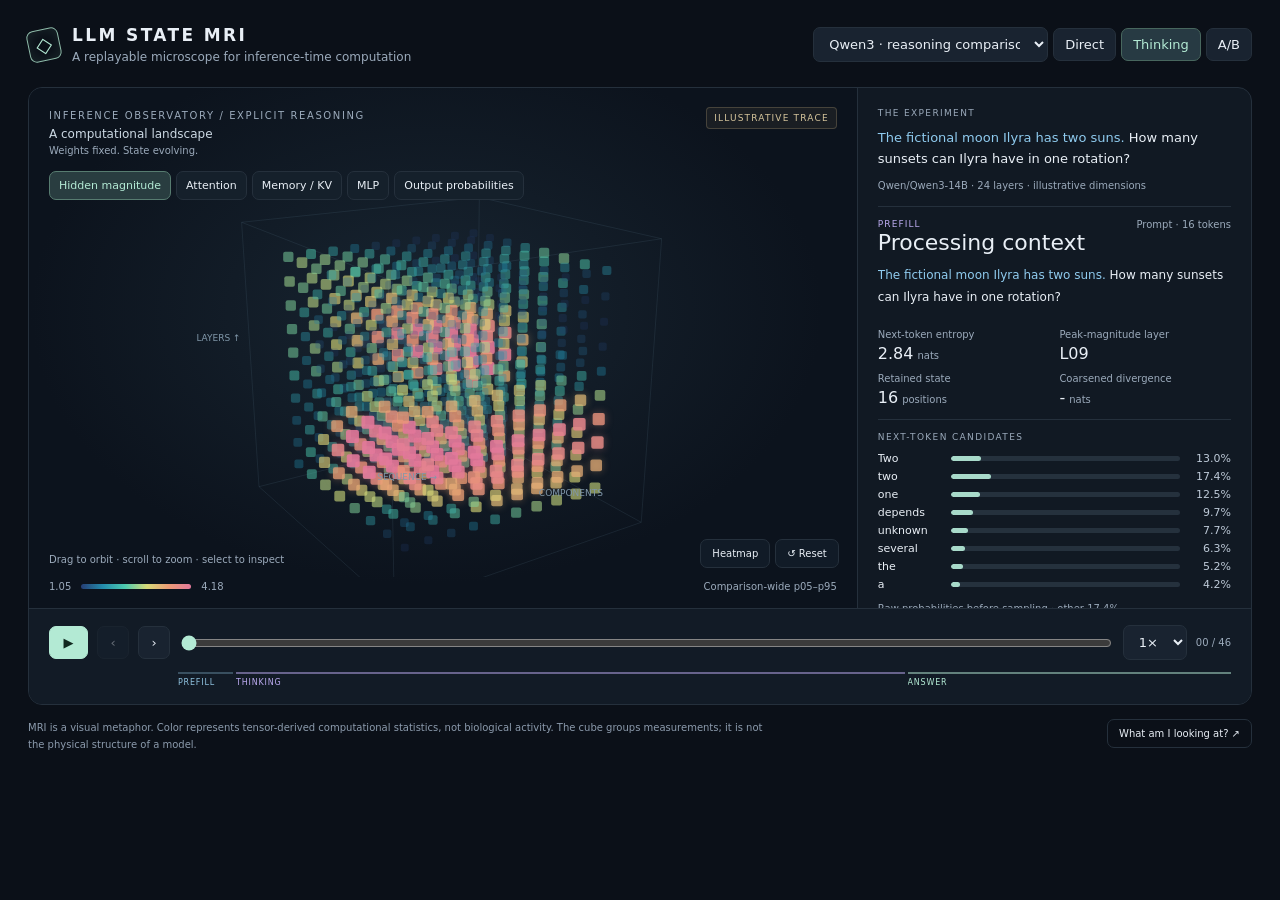
<file: thoughts/llm-state-mri.html>
<!doctype html>
<html lang="en">
<head>
<meta charset="utf-8">
<meta name="viewport" content="width=device-width, initial-scale=1">
<meta name="color-scheme" content="dark">
<title>LLM State MRI · Inference observatory</title>
<style>
:root{color-scheme:dark;--bg:#0b1018;--panel:#111923;--line:#25303c;--ink:#e9eff6;--muted:#9baabb;--mint:#b3ead4;--purple:#bcabf1;--blue:#8fcbef;font-family:Inter,ui-sans-serif,system-ui,-apple-system,BlinkMacSystemFont,"Segoe UI",sans-serif;font-size:13px}
*{box-sizing:border-box}body{margin:0;background:var(--bg);color:var(--ink)}button,select,input{font:inherit}button,select{color:var(--ink);background:#192330;border:1px solid var(--line);border-radius:7px;padding:8px 11px;cursor:pointer}button:hover,select:hover{border-color:#657789}button:disabled{opacity:.4;cursor:not-allowed}button[aria-pressed=true]{background:#273a43;color:var(--mint);border-color:#48675e}button:focus-visible,select:focus-visible,a:focus-visible,canvas:focus-visible,input:focus-visible{outline:2px solid var(--mint);outline-offset:4px}a{color:var(--mint)}.app{max-width:1600px;margin:auto;padding:25px 28px 16px}header{display:flex;gap:20px;align-items:center;justify-content:space-between;margin-bottom:23px}.identity{display:flex;align-items:center;gap:12px}.mark{width:32px;height:32px;border:1px solid #8ebba9;border-radius:7px;transform:rotate(-12deg);display:grid;place-items:center;color:var(--mint);font-size:21px;box-shadow:inset 0 0 13px #94e6c81c}.eyebrow{font-size:10px;letter-spacing:.16em;text-transform:uppercase;color:var(--muted)}h1{font-size:17px;letter-spacing:.14em;margin:0 0 5px;font-weight:650}.subtitle{font-size:12px;color:var(--muted);margin:0}.head-controls,.switch,.tools{display:flex;gap:5px;align-items:center;flex-wrap:wrap}.head-controls{justify-content:flex-end}select{max-width:235px}.dashboard{display:grid;grid-template-columns:minmax(0,2.1fr) minmax(285px,1fr);border:1px solid var(--line);border-radius:14px;overflow:hidden;background:var(--panel)}.stage{position:relative;min-width:0;background:radial-gradient(ellipse at 48% 43%,#182531 0%,#0c131d 65%);display:flex;flex-direction:column}.stage-top{padding:19px 20px 0;display:flex;justify-content:space-between;gap:12px;align-items:start;z-index:1}.badge{font-size:9px;letter-spacing:.13em;padding:5px 7px;border-radius:4px;background:#b8a37914;border:1px solid #b8a37948;color:#d6c59c;white-space:nowrap}.badge.recorded{color:var(--mint);border-color:#6eb49c60;background:#6eb49c10}.stage-title{font-size:12px;margin:5px 0 0;color:#ccd9e4}.stage-subtitle{font-size:10px;color:var(--muted);margin:4px 0 0}.tabs{padding:15px 20px 0;display:flex;gap:5px;flex-wrap:wrap}.tabs button{font-size:11px;padding:7px 9px;background:#15202b}.tabs button[aria-pressed=true]{background:#293d40;border-color:#577c70}.canvas-wrap{position:relative;flex:1;min-height:350px}canvas{display:block;width:100%;height:100%;position:absolute;inset:0;touch-action:none}.canvas-note{position:absolute;bottom:12px;left:20px;font-size:10px;color:var(--muted);pointer-events:none}.canvas-tools{position:absolute;right:18px;bottom:9px;display:flex;gap:5px}.canvas-tools button{font-size:10px;background:#121d29de}.legend{padding:4px 20px 16px;display:flex;align-items:center;gap:10px;font-size:10px;color:var(--muted)}.gradient{width:110px;height:5px;border-radius:3px;background:linear-gradient(90deg,#263e75,#238cac,#4cc9ae,#d7da78,#ed9b76,#e2799b)}.legend .description{margin-left:auto;max-width:220px;text-align:right}.inspector{padding:20px;border-left:1px solid var(--line);min-width:0}.section-label{font-size:9px;text-transform:uppercase;letter-spacing:.15em;color:var(--muted);margin:0 0 10px}.experiment{font-size:13px;line-height:1.6;margin:0 0 8px}.context{color:var(--blue)}.thin-rule{border:0;border-top:1px solid var(--line);margin:17px 0}.phase{font-size:9px;color:var(--purple);letter-spacing:.12em}.current{display:flex;justify-content:space-between;align-items:center;gap:8px}.token{font-size:22px;font-weight:500;overflow:hidden;text-overflow:ellipsis;white-space:pre}.step{font-size:10px;color:var(--muted);white-space:nowrap}.tokens{font-size:12px;line-height:1.85;height:66px;overflow:auto;margin-top:9px;white-space:pre-wrap;overflow-wrap:anywhere}.tokens .thinking{color:var(--purple)}.tokens .answer{color:var(--mint)}.tokens mark{background:#b3ead426;color:var(--ink);border-bottom:1px solid var(--mint);padding:1px 0}.stats{display:grid;grid-template-columns:1fr 1fr;gap:13px 15px;margin-top:16px}.stat-label{font-size:10px;color:var(--muted)}.stat-value{font-size:18px;margin-top:4px;font-variant-numeric:tabular-nums}.stat-unit{font-size:10px;color:var(--muted);margin-left:4px}.candidates{display:grid;gap:7px}.candidate{display:grid;grid-template-columns:65px 1fr 43px;gap:8px;align-items:center;font-size:11px}.candidate-name{overflow:hidden;text-overflow:ellipsis;white-space:pre}.bar-track{height:5px;background:#25313d;border-radius:3px;overflow:hidden}.bar{height:100%;background:#a8daca;border-radius:3px;transition:width .16s}.candidate-value{text-align:right;color:#becad8;font-variant-numeric:tabular-nums}.tiny{font-size:10px;color:var(--muted);line-height:1.6}.timeline{grid-column:1/-1;border-top:1px solid var(--line);padding:16px 20px;background:#121b26}.transport{display:flex;gap:9px;align-items:center}.transport button{min-width:32px}.play{background:#b3ead4;color:#122920;border-color:#b3ead4;width:39px}.transport input{min-width:30px;flex:1;accent-color:var(--mint);cursor:pointer}.phase-track{display:flex;gap:3px;margin:12px 0 0 129px;height:16px}.phase-band{min-width:0;overflow:hidden;white-space:nowrap;font-size:8px;letter-spacing:.1em;border-top:2px solid #8fc2df50;padding-top:4px;color:#8fc2df}.phase-band.thinking{border-color:#bcabf180;color:var(--purple)}.phase-band.answer{border-color:#b3ead480;color:var(--mint)}.footer{display:flex;align-items:start;justify-content:space-between;gap:20px;margin-top:14px}.footer p{max-width:740px;margin:0;color:#8c9bad;font-size:10px;line-height:1.7}.footer button{white-space:nowrap;font-size:10px;background:transparent}.error{padding:13px;border:1px solid #da9a7d;color:#f0c3ac;background:#382b25;border-radius:8px;margin-bottom:12px;line-height:1.5}.comparison-controls{display:flex;gap:8px;align-items:center;margin:0 0 12px;flex-wrap:wrap}.comparison-controls .tiny{margin-left:auto}.selection{margin-top:12px;padding-top:12px;border-top:1px solid var(--line);font-size:10px;line-height:1.6;color:var(--muted);min-height:46px}.selection strong{color:var(--ink);font-weight:500}.modal{max-width:560px;width:calc(100% - 32px);border:1px solid #486052;background:#15202a;color:var(--ink);border-radius:14px;padding:27px;line-height:1.7}.modal::backdrop{background:#03080dcc;backdrop-filter:blur(4px)}.modal h2{font-size:19px;font-weight:500;margin-top:0}.modal p{font-size:13px;color:#bccbd8}.modal form{text-align:right}.notice{font-size:10px;color:#c2b8a2;margin-top:8px;line-height:1.5}.view-label{color:var(--mint)}[hidden]{display:none!important}
.voxel-detail{position:absolute;left:18px;right:18px;bottom:68px;max-width:430px;padding:10px 12px;border:1px solid #57776e;border-radius:8px;background:#101c26ed;color:#d6e4eb;font-size:11px;line-height:1.6;pointer-events:none;z-index:2}.phase-band.prefill{min-width:55px}.inspector{scrollbar-width:thin;scrollbar-color:#425a64 transparent}.inspector .thin-rule{margin:12px 0}.inspector .stats{gap:10px;margin-top:12px}.inspector .candidates{gap:5px}.inspector .tokens{height:53px}.inspector .stat-value{font-size:16px}.inspector .selection{margin-top:8px;padding-top:8px}@media(min-width:761px){.dashboard{grid-template-rows:520px auto}.canvas-wrap{min-height:0}.inspector{overflow:auto}}@media(max-width:760px){.app{padding:18px 12px}header{align-items:start;flex-direction:column;gap:14px;margin-bottom:16px}.head-controls{justify-content:start;width:100%}select{max-width:100%}.dashboard{grid-template-columns:minmax(0,1fr)}.stage{grid-row:1}.timeline{grid-row:2;padding:14px 12px}.inspector{grid-row:3;border-left:0;border-top:1px solid var(--line);padding:20px}.canvas-wrap{min-height:350px}.stage-top{padding:16px 14px 0}.tabs{padding:14px 12px 0;gap:4px}.tabs button{font-size:10px;padding:7px}.legend{padding:4px 14px 14px}.phase-track{margin-left:0}.footer{flex-direction:column;gap:10px}.transport{gap:5px}.transport button{padding:8px}.comparison-controls .tiny{margin-left:0;width:100%}.inspector .tokens{height:72px}.canvas-note{bottom:48px}}
@media(prefers-reduced-motion:reduce){*{scroll-behavior:auto!important;transition:none!important}}
body.export .app{padding:22px}body.export header{margin-bottom:14px}body.export .dashboard{grid-template-columns:1fr;grid-template-rows:auto auto}body.export .inspector,body.export .footer,body.export .head-controls,body.export .tabs,body.export .comparison-controls,body.export .canvas-tools{display:none}body.export .canvas-wrap{min-height:265px}body.export .stage-top{padding-top:12px}body.export .stage-title{font-size:18px;letter-spacing:.12em}body.export .timeline{padding:9px 20px}body.export .phase-track{display:none}body.export .legend{padding-bottom:8px}
</style>
</head>
<body>
<main class="app">
<header><div class="identity"><div class="mark" aria-hidden="true">◇</div><div><h1>LLM STATE MRI</h1><p class="subtitle">A replayable microscope for inference-time computation</p></div></div><div class="head-controls"><select id="experiment" aria-label="Example experiment"><option value="reasoning">Qwen3 · reasoning comparison</option><option value="context">Qwen3 · context injection</option><option value="pythia">Pythia · direct generation</option></select><div class="switch" id="mode-switch"><button id="direct">Direct</button><button id="thinking">Thinking</button><button id="ab">A/B</button></div></div></header>
<div id="error" class="error" role="alert" hidden></div>
<div class="comparison-controls" id="comparison-controls" hidden><span class="eyebrow">Compare</span><button data-side="a">Run A</button><button data-side="b">Run B</button><button data-side="delta">Δ (B − A)</button><button data-side="both">Side by side</button><select id="alignment" aria-label="Playback alignment"><option value="phase">Phase-relative progress</option><option value="step">Generation step</option></select><span class="tiny">Playback alignment ≠ semantic correspondence</span></div>
<div class="dashboard">
<section class="stage" aria-label="Computational state visualization"><div class="stage-top"><div><span class="eyebrow">Inference observatory / <span id="run-label">01</span></span><p class="stage-title" id="stage-title">A computational landscape</p><p class="stage-subtitle" id="stage-subtitle">Weights fixed. State evolving.</p></div><span class="badge" id="badge">ILLUSTRATIVE TRACE</span></div>
<div class="tabs" role="group" aria-label="Computational metric"><button data-metric="hidden">Hidden magnitude</button><button data-metric="attention">Attention</button><button data-metric="memory">Memory / KV</button><button data-metric="mlp">MLP</button><button data-metric="logits">Logit Δ</button></div>
<div class="canvas-wrap"><canvas id="cube" tabindex="0" role="img" aria-label="Abstract cube of grouped computation. Use arrow keys to rotate, plus or minus to zoom. Textual measurements are in the inspector."></canvas><div id="voxel-detail" class="voxel-detail" role="status" hidden></div><div class="canvas-note" id="gesture-note">Drag to orbit · scroll to zoom · select to inspect</div><div class="canvas-tools"><button id="view" aria-pressed="false">Heatmap</button><button id="reset" aria-label="Reset cube orientation">↺ Reset</button></div></div>
<div class="legend"><span id="scale-min">0</span><span class="gradient" id="gradient" aria-hidden="true"></span><span id="scale-max">1</span><span class="description" id="normalization">Trace-wide p05–p95</span></div></section>
<aside class="inspector" aria-label="Recorded measurements"><p class="section-label">The experiment</p><p class="experiment" id="prompt"></p><div class="tiny" id="model-name"></div><hr class="thin-rule"><div class="current"><span class="phase" id="phase">PREFILL</span><span class="step" id="step">0 / 0</span></div><div class="current"><span class="token" id="current-token">Processing context</span><span class="tiny view-label" id="inspector-side"></span></div><div class="tokens" id="tokens" aria-label="Tokens revealed so far"></div><div class="stats"><div><div class="stat-label">Next-token entropy</div><div class="stat-value"><span id="entropy">-</span><span class="stat-unit">nats</span></div></div><div><div class="stat-label" id="peak-label">Peak-magnitude layer</div><div class="stat-value" id="peak">-</div></div><div><div class="stat-label">Retained state</div><div class="stat-value"><span id="cache">-</span><span class="stat-unit">positions</span></div></div><div><div class="stat-label">Coarsened divergence</div><div class="stat-value"><span id="divergence">-</span><span class="stat-unit">nats</span></div></div></div><hr class="thin-rule"><p class="section-label" id="candidate-title">Next-token candidates</p><div class="candidates" id="candidates"></div><p class="tiny" id="distribution-note">Raw probabilities before sampling filters</p><div class="selection" id="selection">Select a cube region to inspect its measurements.</div><div class="notice" id="notice"></div></aside>
<section class="timeline" aria-label="Replay timeline"><div class="transport"><button id="play" class="play" aria-label="Play replay">▶</button><button id="prev" aria-label="Previous token">‹</button><button id="next" aria-label="Next token">›</button><input id="scrubber" type="range" min="0" max="1" value="0" aria-label="Replay step"><select id="speed" aria-label="Playback speed"><option value="1">1×</option><option value="2">2×</option><option value="4">4×</option></select><span class="step" id="timeline-count">00 / 00</span></div><div class="phase-track" id="phase-track"></div></section>
</div><footer class="footer"><p>MRI is a visual metaphor. Color represents tensor-derived computational statistics, not biological activity. The cube groups measurements; it is not the physical structure of a model.</p><button id="help">What am I looking at? ↗</button></footer>
</main>
<dialog class="modal" id="help-modal"><h2>Weights fixed. State evolving.</h2><p>The cube is an abstract summary of model computation. Its axes group sequence positions, layers, and recorded components. Color and opacity represent the selected statistic.</p><p>Explicit reasoning is generated token computation. Those tokens become context for later output; they do not expose every internal computation. Direct models still compute through every layer.</p><p>Attention shows assigned attention mass, not automatically a causal explanation. Larger activation values do not imply greater causal importance or intelligence.</p><p>Hidden Δ is an approximate distance in a shared random projection when available; otherwise it is explicitly labeled a norm difference. Probability Δ is measured at the output, not at every layer.</p><p id="comparison-notes"></p><form method="dialog"><button>Back to the observatory</button></form></dialog>
<script>
'use strict';
const $=id=>document.getElementById(id), $$=s=>[...document.querySelectorAll(s)], clamp=(v,a=0,b=1)=>Math.max(a,Math.min(b,v)), mean=a=>a.length?a.reduce((s,v)=>s+v,0)/a.length:0;
const fmt=v=>Number.isFinite(v)?(Math.abs(v)>=100?v.toFixed(0):v.toFixed(2)):'-';
const tokenId=text=>{let hash=2166136261;for(const c of text)hash=Math.imul(hash^c.codePointAt(0),16777619);return hash>>>0;};
const palette=[[38,62,117],[35,140,172],[76,201,174],[215,218,120],[237,155,118],[226,121,155]];
function color(v,signed=false){const p=signed?[[102,165,218],[205,215,218],[220,139,174]]:palette;const q=clamp(v)*(p.length-1),i=Math.min(p.length-2,Math.floor(q));return p[i].map((x,j)=>Math.round(x+(p[i+1][j]-x)*(q-i)));}
function percentile(a,q){a=[...a].sort((x,y)=>x-y);if(!a.length)return 0;const p=(a.length-1)*q,l=Math.floor(p);return a[l]+(a[Math.min(l+1,a.length-1)]-a[l])*(p-l);}
function synthetic(reasoning=true,context=true,pythia=false){
 const question='How many sunsets can Ilyra have in one rotation?',ctx='The fictional moon Ilyra has two suns. ',prompt=(context?ctx:'')+question;
 const words=prompt.match(/\S+\s*/g),nt=words.length,L=24,G=8;
 const thinking=['Two ','suns ','could ','set ','at ','different ','times. ','But ','their ','orbits ','and ','the ','moon’s ','rotation ','are ','unspecified. ','We ','need ','to ','state ','an ','assumption. ','Under ','a ','simple ','day-night ','cycle, ','each ','sun ','sets ','once. '];
 const answer=(context?'Assuming each sun sets once, two sunsets; the actual number depends on the orbital geometry.':'Without information about its suns and orbit, the number of sunsets is undetermined.').match(/\S+\s*/g);
 const tokens=[...(reasoning?thinking:[]),...answer];
 function summary(pos,output=false){let t=Math.max(0,pos-nt+1),f=t/Math.max(1,tokens.length-1);const summary={hidden_norm_by_layer:[],hidden_group_norm_by_layer:[],hidden_projection_by_layer:[],mlp_norm_by_layer:[],mlp_group_norm_by_layer:[],attention_entropy_by_layer:[],attention_mass_by_layer:[],kv_norm_by_layer:[],cache_length:pos+1};
  for(let l=0;l<L;l++){const base=1.6+2.2*Math.exp(-Math.pow((l/L-.32-.35*f)*3,2))+.8*Math.sin(pos*.19+l*.21)**2+(context?.3:0);const h=Array.from({length:G},(_,g)=>base*(.35+.65*Math.sin(g*.35+l*.12+pos*.09)**2));summary.hidden_group_norm_by_layer.push(h);summary.hidden_norm_by_layer.push(Math.hypot(...h));summary.hidden_projection_by_layer.push(Array.from({length:16},(_,d)=>base*Math.sin(l*.12+pos*.07+d*.8+(context?.2:0))));const m=h.map((v,g)=>v*(.6+.3*Math.sin(g+l*.08+t*.1)**2));summary.mlp_group_norm_by_layer.push(m);summary.mlp_norm_by_layer.push(Math.hypot(...m));const r=reasoning?Math.min(.48,t*.013):0,c=context?.2+.15*Math.sin(l*.1)**2:0;summary.attention_mass_by_layer.push([c,.65-c-r,r,.1,.25]);summary.attention_entropy_by_layer.push(Math.log(pos+1)*.72);summary.kv_norm_by_layer.push([base*.52,base*.69]);}
  if(output){const primary=.13+.61*f;const labels=[tokens[t]||'geometry.','two','one','depends','unknown','several','the','a','orbit','sun'];const remaining=(1-primary)*.8;const weights=[.25,.18,.14,.11,.09,.075,.06,.05,.045];summary.top_tokens=labels.map((text,i)=>({token_id:tokenId(text),text,probability:i===0?primary:remaining*weights[i-1]}));summary.other_probability=1-summary.top_tokens.reduce((s,v)=>s+v.probability,0);summary.entropy=-[...summary.top_tokens.map(x=>x.probability),...Array(30).fill(summary.other_probability/30)].reduce((s,p)=>s+(p?p*Math.log(p):0),0);}
  return summary;
 }
 return {schema_version:'0.1',kind:'trace',provenance:'synthetic',model:{id:pythia?'EleutherAI/pythia-2.8b':'Qwen/Qwen3-14B',revision:'illustration-only',architecture:pythia?'gpt_neox':'qwen3',num_layers:L,hidden_size:128,num_attention_heads:8,capabilities:['hidden','mlp','attention','kv','logits',...(pythia?[]:['thinking'])]},run:{reasoning,seed:7,temperature:.6,top_p:.95,top_k:20,dtype:'synthetic',capture_level:'summary',probability_basis:'raw_softmax_before_sampling',stop_reason:'synthetic',projection:{algorithm:'rademacher-v1',seed:17,dimensions:16},notes:['Illustrative values and simplified model dimensions; not model measurements.']},prompt:{text:prompt,segments:[...(context?[{kind:'context',text:ctx}]:[]),{kind:'question',text:question}],token_ids:words.map(tokenId),token_texts:words,token_segments:words.map((_,i)=>context&&i<ctx.match(/\S+\s*/g).length?'context':'question')},prefill:words.map((_,i)=>summary(i,i===nt-1)),steps:tokens.map((text,i)=>({index:i,token_id:tokenId(text),token_text:text,phase:reasoning&&i<thinking.length?'thinking':'answer',summary:summary(nt+i-1,true)}))};
}
function alignment(a,b,mode){if(mode==='step')return Array.from({length:Math.max(a.length,b.length)},(_,i)=>({a:i<a.length?i:null,b:i<b.length?i:null}));const rows=[];for(const phase of ['thinking','answer']){const aa=a.flatMap((s,i)=>s.phase===phase?[i]:[]),bb=b.flatMap((s,i)=>s.phase===phase?[i]:[]),n=Math.max(aa.length,bb.length);for(let i=0;i<n;i++)rows.push({a:aa.length?aa[Math.round(i*(aa.length-1)/Math.max(1,n-1))]:null,b:bb.length?bb[Math.round(i*(bb.length-1)/Math.max(1,n-1))]:null});}return rows;}
function geometry(a,b){return ['id','revision','architecture','num_layers','hidden_size'].every(k=>a.model[k]===b.model[k]);}
function difference(a,b,ta,tb){const m={};if(!a||!b)return m;if(Number.isFinite(a.entropy)&&Number.isFinite(b.entropy))m.entropy_delta=b.entropy-a.entropy;
 if(geometry(ta,tb)){for(const k of ['hidden_norm_by_layer','mlp_norm_by_layer','mlp_group_norm_by_layer','kv_norm_by_layer','attention_mass_by_layer'])if(a[k]&&b[k]){const same=(x,y)=>Array.isArray(x)?Array.isArray(y)&&x.length===y.length&&x.every((v,i)=>same(v,y[i])):Number.isFinite(x)&&Number.isFinite(y);const sub=(x,y)=>Array.isArray(x)?x.map((v,i)=>sub(v,y[i])):y-x;if(same(a[k],b[k]))m[k.replace('_by_layer','_delta_by_layer')]=sub(a[k],b[k]);}
 if(a.hidden_projection_by_layer&&b.hidden_projection_by_layer&&ta.run.projection&&JSON.stringify(ta.run.projection)===JSON.stringify(tb.run.projection))m.hidden_projected_distance_by_layer=a.hidden_projection_by_layer.map((v,l)=>Math.hypot(...v.map((x,d)=>b.hidden_projection_by_layer[l][d]-x)));
 if(a.top_tokens&&b.top_tokens){const pa=new Map(a.top_tokens.map(x=>[x.token_id,x])),pb=new Map(b.top_tokens.map(x=>[x.token_id,x])),ids=[...pa.keys()].filter(i=>pb.has(i)).sort((a,b)=>a-b);m.token_probability_delta=ids.map(i=>({token_id:i,text:pb.get(i).text,delta:pb.get(i).probability-pa.get(i).probability}));const p=ids.map(i=>pa.get(i).probability),q=ids.map(i=>pb.get(i).probability);p.push(Math.max(0,1-p.reduce((s,v)=>s+v,0)));q.push(Math.max(0,1-q.reduce((s,v)=>s+v,0)));m.coarsened_js_nats=p.reduce((s,v,i)=>{const mid=(v+q[i])/2;return s+(v?v*Math.log(v/mid)/2:0)+(q[i]?q[i]*Math.log(q[i]/mid)/2:0);},0);m.shared_candidate_count=ids.length;}}
 return m;
}
function makeComparison(a,b){const c={schema_version:'0.1',kind:'comparison',a,b,alignments:{},scales:{},notes:['Playback alignment is not semantic correspondence.','Projected hidden distance is approximate. JSD is coarsened over common candidates plus other.']};for(const mode of ['phase','step'])c.alignments[mode]=alignment(a.steps,b.steps,mode).map(r=>({...r,metrics:difference(a.steps[r.a]?.summary,b.steps[r.b]?.summary,a,b)}));return c;}
function validate(t){
 const fail=m=>{throw Error('Invalid trace: '+m);};
 if(!t||t.schema_version!=='0.1')fail('expected schema_version 0.1');
 if(t.kind==='comparison'){validate(t.a);validate(t.b);if(t.a.kind!=='trace'||t.b.kind!=='trace')fail('nested comparisons');for(const mode of ['phase','step']){const rows=t.alignments?.[mode];if(!Array.isArray(rows)||!rows.length)fail('missing alignments');for(const r of rows)for(const s of ['a','b'])if(r[s]!==null&&(!Number.isInteger(r[s])||r[s]<0||r[s]>=t[s].steps.length))fail('alignment out of bounds');}return t;}
 if(t.kind!=='trace'||!['synthetic','recorded'].includes(t.provenance))fail('missing trace kind or provenance');
 if(!t.model||!Number.isInteger(t.model.num_layers)||t.model.num_layers<1||!Array.isArray(t.model.capabilities)||!t.model.id||!t.model.revision||!t.run||typeof t.run.reasoning!=='boolean')fail('model and run metadata required');
 for(const key of ['seed','temperature','top_p','top_k','dtype','capture_level','probability_basis','stop_reason'])if(t.run[key]===undefined)fail('missing run.'+key);
 const n=t.prompt?.token_ids?.length;if(!n||!Array.isArray(t.prompt.segments)||!Array.isArray(t.prefill)||t.prefill.length!==n||t.prompt.token_texts?.length!==n||t.prompt.token_segments?.length!==n||!Array.isArray(t.steps)||!t.steps.length)fail('prompt, prefill and steps must contain matching data');
 if(t.model.architecture==='gpt_neox'&&t.run.reasoning)fail('Pythia is direct-only');let answer=false;
 t.steps.forEach((s,i)=>{if(s.index!==i||!Number.isInteger(s.token_id)||typeof s.token_text!=='string'||!['thinking','answer'].includes(s.phase)||s.phase==='thinking'&&(!t.run.reasoning||answer))fail('invalid step or phase');answer ||= s.phase==='answer';});
 for(const s of [...t.prefill,...t.steps.map(x=>x.summary)]){if(!s||typeof s!=='object')fail('missing summary');for(const [key,v] of Object.entries(s)){if(key.endsWith('_by_layer')){if(!Array.isArray(v)||v.length!==t.model.num_layers)fail('layer count mismatch');if(v.some(x=>Array.isArray(x))&&v.some(x=>!Array.isArray(x)||!x.length||x.length!==v[0].length))fail('ragged groups');if(v.flat(Infinity).some(x=>!Number.isFinite(x)))fail('non-finite statistic');}if(typeof v==='number'&&!Number.isFinite(v))fail('non-finite value');}if(s.top_tokens){if(!Array.isArray(s.top_tokens)||s.top_tokens.length>12||s.top_tokens.some(x=>!Number.isInteger(x.token_id)||typeof x.text!=='string'||!Number.isFinite(x.probability)||x.probability<0||x.probability>1))fail('invalid candidates');if(new Set(s.top_tokens.map(x=>x.token_id)).size!==s.top_tokens.length)fail('duplicate candidate IDs');if(!Number.isFinite(s.other_probability)||s.other_probability<0||Math.abs(s.top_tokens.reduce((v,x)=>v+x.probability,0)+s.other_probability-1)>.0001)fail('probabilities must sum to one');}}
 return t;
}
const demos={reasoning:makeComparison(synthetic(false),synthetic(true)),context:makeComparison(synthetic(false,false),synthetic(false,true)),pythia:synthetic(false,true,true)};
let dataset=demos.reasoning,comparison=false,side='b',metric='hidden',position=0,playing=false,heatmap=false,rotation={x:-.33,y:-.58},zoom=1,selection=null,hit=[],last=0,accum=0,scaleCache=new Map();
const motion=matchMedia('(prefers-reduced-motion: reduce)'),canvas=$('cube'),ctx=canvas.getContext('2d');
function trace(s=side){return dataset.kind==='comparison'?dataset[s==='a'?'a':'b']:dataset;}
function rows(){return dataset.kind==='comparison'&&comparison?dataset.alignments[$('alignment').value]:trace().steps.map((_,i)=>({a:i,b:i}));}
function index(s=side){return position===0?-1:(rows()[position-1]?.[s==='a'?'a':'b']??null);}
function summary(s=side){const t=trace(s),i=index(s);return i===null?null:i===-1?t.prefill.at(-1):t.steps[i]?.summary;}
function frameMetrics(){if(dataset.kind!=='comparison'||!comparison)return {};if(position===0)return difference(dataset.a.prefill.at(-1),dataset.b.prefill.at(-1),dataset.a,dataset.b);return rows()[position-1]?.metrics||{};}
function isDelta(){return comparison&&side==='delta';}
function keyFor(t=trace()){const summaries=[...t.prefill,...t.steps.map(s=>s.summary)],has=k=>summaries.some(s=>s[k]);if(isDelta())return {hidden:allMetrics().some(m=>m.hidden_projected_distance_by_layer)?'hidden_projected_distance_by_layer':'hidden_norm_delta_by_layer',attention:'attention_mass_delta_by_layer',memory:'kv_norm_delta_by_layer',mlp:allMetrics().some(m=>m.mlp_group_norm_delta_by_layer)?'mlp_group_norm_delta_by_layer':'mlp_norm_delta_by_layer',logits:'token_probability_delta'}[metric];return {hidden:has('hidden_group_norm_by_layer')?'hidden_group_norm_by_layer':'hidden_norm_by_layer',attention:'attention_mass_by_layer',memory:'kv_norm_by_layer',mlp:has('mlp_group_norm_by_layer')?'mlp_group_norm_by_layer':'mlp_norm_by_layer',logits:'top_tokens'}[metric];}
function allMetrics(){return dataset.kind==='comparison'?[difference(dataset.a.prefill.at(-1),dataset.b.prefill.at(-1),dataset.a,dataset.b),...dataset.alignments[$('alignment').value].map(r=>r.metrics||{})]:[];}
function signed(){return isDelta()&&!(metric==='hidden'&&keyFor()==='hidden_projected_distance_by_layer');}
function scale(){const key=keyFor(),id=[metric,isDelta(),$('alignment').value,side].join(':');if(scaleCache.has(id))return scaleCache.get(id);let values;if(isDelta())values=allMetrics().flatMap(s=>metric==='logits'?(s[key]||[]).map(t=>t.delta):(s[key]||[]).flat(Infinity));else{const ts=dataset.kind==='comparison'?[dataset.a,dataset.b]:[dataset];values=ts.flatMap(t=>[...t.prefill,...t.steps.map(s=>s.summary)].flatMap(s=>metric==='logits'?(s.top_tokens||[]).map(x=>x.probability):(s[key]||[]).flat(Infinity)));}values=values.filter(Number.isFinite);const bound=percentile(values.map(Math.abs),.95);const out=signed()?[-bound,bound]:[percentile(values,.05),percentile(values,.95)];scaleCache.set(id,out);return out;}
function normalize(v){const [lo,hi]=scale();return hi===lo?.5:clamp((v-lo)/(hi-lo));}
function matrix(s,k){if(!s||!s[k])return null;if(k==='token_probability_delta')return [s[k].map(x=>x.delta)];if(k==='top_tokens')return [s[k].map(x=>x.probability)];return s[k].map(v=>Array.isArray(v)?v:[v]);}
function history(s){const t=trace(s),i=index(s);if(i===null)return [];return [...t.prefill,...t.steps.slice(1,i===-1?1:i+1).map(x=>x.summary)];}
function cells(s){const data=isDelta()?(position===0?[frameMetrics()]:rows().slice(0,position).map(r=>r.metrics||{})):history(s),key=keyFor(trace(s)),nx=Math.min(10,data.length),layers=metric==='logits'?1:trace(s).model.num_layers,ny=Math.min(10,layers),out=[];
 for(let x=0;x<nx;x++){const start=Math.floor(x*data.length/nx),end=Math.floor((x+1)*data.length/nx),mat=data.slice(start,end).map(v=>matrix(v,key)).filter(Boolean);if(!mat.length)continue;const nz=Math.min(10,Math.max(...mat.map(v=>v[0]?.length||0)));for(let y=0;y<ny;y++){const l0=Math.floor(y*layers/ny),l1=Math.floor((y+1)*layers/ny);for(let z=0;z<nz;z++){const values=mat.flatMap(m=>m.slice(l0,l1).map(v=>v[z]).filter(Number.isFinite));if(values.length)out.push({x:(x+.5)/nx-.5,y:(y+.5)/ny-.5,z:(z+.5)/nz-.5,value:mean(values),x0:start,x1:end-1,l0,l1:l1-1,z0:z,nx,ny,nz,side:s});}}}return out;}
function project(x,y,z,cx,cy,size){const a=x*Math.cos(rotation.y)+z*Math.sin(rotation.y),b=-x*Math.sin(rotation.y)+z*Math.cos(rotation.y),yy=y*Math.cos(rotation.x)-b*Math.sin(rotation.x),zz=y*Math.sin(rotation.x)+b*Math.cos(rotation.x),perspective=1/(1+zz*.25);return {x:cx+a*size*perspective,y:cy-yy*size*perspective,depth:zz};}
function render(){const rect=canvas.getBoundingClientRect(),dpr=Math.min(devicePixelRatio||1,2),w=rect.width,h=rect.height;if(!w||!h)return;if(canvas.width!==Math.round(w*dpr)||canvas.height!==Math.round(h*dpr)){canvas.width=Math.round(w*dpr);canvas.height=Math.round(h*dpr);}ctx.setTransform(dpr,0,0,dpr,0,0);ctx.clearRect(0,0,w,h);hit=[];const sides=comparison&&side==='both'?['a','b']:[side==='a'?'a':'b'];sides.forEach((s,ii)=>{const cw=w/sides.length,ox=cw*ii,cx=ox+cw*.5,cy=h*.46,size=Math.min(cw*.56,h*.66)*zoom,data=cells(s);
 ctx.font='10px system-ui';ctx.fillStyle='#91a4b6';ctx.textAlign='center';if(sides.length>1)ctx.fillText('RUN '+s.toUpperCase(),cx,23);
 if(!data.length){ctx.fillText(index(s)===null?'No matching phase / step':'Measurement unavailable',cx,h*.47);return;}
 if(heatmap){const nx=data[0].nx,ny=data[0].ny,bw=(cw-70)/nx,bh=(h-90)/ny;for(let x=0;x<nx;x++)for(let y=0;y<ny;y++){const cs=data.filter(c=>Math.round((c.x+.5)*nx-.5)===x&&Math.round((c.y+.5)*ny-.5)===y);if(!cs.length)continue;const c={...cs[0],value:mean(cs.map(c=>c.value)),z0:'mean'},px=ox+44+x*bw,py=35+(ny-y-1)*bh;ctx.fillStyle='rgb('+color(normalize(c.value),signed())+')';ctx.fillRect(px,py,bw-2,bh-2);hit.push({...c,px:px+bw/2,py:py+bh/2,r:Math.min(bw,bh)/2,bounds:[px,py,bw,bh]});}ctx.fillStyle='#91a4b6';ctx.fillText('Sequence position groups →',cx,h-26);ctx.save();ctx.translate(ox+18,h/2);ctx.rotate(-Math.PI/2);ctx.fillText('Layer groups →',0,0);ctx.restore();return;}
 const vertices=[];for(let x of [-.58,.58])for(let y of [-.58,.58])for(let z of [-.58,.58])vertices.push([x,y,z]);ctx.strokeStyle='#63829538';ctx.lineWidth=.7;for(let i=0;i<8;i++)for(let j=i+1;j<8;j++)if(vertices[i].filter((v,k)=>v!==vertices[j][k]).length===1){const a=project(...vertices[i],cx,cy,size),b=project(...vertices[j],cx,cy,size);ctx.beginPath();ctx.moveTo(a.x,a.y);ctx.lineTo(b.x,b.y);ctx.stroke();}
 const drawn=data.map(c=>({...c,...project(c.x,c.y,c.z,cx,cy,size)})).sort((a,b)=>b.depth-a.depth);for(const c of drawn){const v=normalize(c.value),m=signed()?Math.abs(v-.5)*2:v,r=Math.max(2,size/Math.max(c.nx,c.ny,c.nz)*(.16+.10*m)),rgb=color(v,signed());ctx.fillStyle=`rgba(${rgb},${.22+.68*m})`;ctx.shadowColor=`rgba(${rgb},.45)`;ctx.shadowBlur=m>.68?9:0;ctx.beginPath();ctx.roundRect(c.x-r,c.y-r,r*2,r*2,Math.min(2,r/2));ctx.fill();ctx.shadowBlur=0;hit.push({...c,px:c.x,py:c.y,r:r+3});}ctx.fillStyle='#8198aa';ctx.font='9px system-ui';const labels=[['SEQUENCE →',.15,-.72,.54],['LAYERS ↑',-.76,.15,.45],['COMPONENTS',.62,-.67,-.1]];for(const [label,x,y,z] of labels){const p=project(x,y,z,cx,cy,size);const half=ctx.measureText(label).width/2;ctx.fillText(label,clamp(p.x,ox+half+8,ox+cw-half-8),clamp(p.y,15,h-60));}
 });}
function available(m){const previous=metric;metric=m;const key=keyFor(),t=trace(),values=isDelta()?allMetrics():[...t.prefill,...t.steps.map(s=>s.summary)];metric=previous;return values.some(s=>Array.isArray(s[key])&&s[key].length);}
function update(){position=clamp(position,0,rows().length);for(const b of $$('[data-metric]')){b.disabled=!available(b.dataset.metric);b.title=b.disabled?'This measurement is unavailable in this trace.':'';}if(!available(metric)){const next=$$('[data-metric]').find(b=>!b.disabled);if(next)metric=next.dataset.metric;}$$('[data-metric]').forEach(b=>{b.setAttribute('aria-pressed',String(b.dataset.metric===metric));if(b.dataset.metric==='hidden')b.textContent=isDelta()?(keyFor()==='hidden_projected_distance_by_layer'?'Hidden Δ · projected':'Hidden norm Δ'):'Hidden magnitude';if(b.dataset.metric==='memory')b.textContent=trace().model.capabilities.includes('kv')?'Memory / KV':'Memory / State';if(b.dataset.metric==='logits')b.textContent=isDelta()?'Probability Δ':'Output probabilities';});
 const t=trace(),s=summary(),i=index(),step=i===null?null:i===-1?null:t.steps[i],m=frameMetrics(),delta=isDelta();$('comparison-controls').hidden=!comparison||dataset.kind!=='comparison';$$('[data-side]').forEach(b=>b.setAttribute('aria-pressed',String(b.dataset.side===side)));$('direct').setAttribute('aria-pressed',String(!comparison&&!t.run.reasoning));$('thinking').setAttribute('aria-pressed',String(!comparison&&t.run.reasoning));$('ab').setAttribute('aria-pressed',String(comparison));$('ab').disabled=dataset.kind!=='comparison';$('direct').disabled=dataset.kind!=='comparison'&&t.run.reasoning;$('thinking').disabled=dataset.kind!=='comparison'&&!t.run.reasoning||dataset.kind==='comparison'&&!dataset.b.run.reasoning;
 const provenance=dataset.kind==='comparison'&&comparison?[dataset.a.provenance,dataset.b.provenance]:[t.provenance],real=provenance.every(v=>v==='recorded');$('badge').textContent=real?'RECORDED TRACE':provenance.some(v=>v==='recorded')?'MIXED · INCLUDES ILLUSTRATION':'ILLUSTRATIVE TRACE';$('badge').classList.toggle('recorded',real);$('run-label').textContent=comparison?(delta?'DIFFERENCE':side==='both'?'A + B':'RUN '+side.toUpperCase()):t.run.reasoning?'EXPLICIT REASONING':'DIRECT GENERATION';$('stage-title').textContent=delta?'Where do the trajectories diverge?':metric==='logits'?'What might the model say next?':'A computational landscape';$('stage-subtitle').textContent=metric==='attention'?'Assigned attention mass is not a causal explanation.':metric==='logits'?'Output distribution only · no layerwise logit lens':'Weights fixed. State evolving.';
 $('prompt').replaceChildren();for(const segment of t.prompt.segments){const span=document.createElement('span');span.className=segment.kind;span.textContent=segment.text;$('prompt').append(span);} $('model-name').textContent=t.model.id+' · '+t.model.num_layers+' layers'+(real?'':' · illustrative dimensions');$('phase').textContent=i===null?'UNMATCHED':i===-1?'PREFILL':step.phase.toUpperCase();$('current-token').textContent=i===null?'No matching step':i===-1?'Processing context':step.token_text;$('step').textContent=i===null?'-':i===-1?'Prompt · '+t.prompt.token_ids.length+' tokens':`${i+1} / ${t.steps.length}`;$('inspector-side').textContent=comparison?'Run '+(side==='a'?'A':'B')+' measurements':'';
 $('tokens').replaceChildren();if(i===-1){t.prompt.token_texts.forEach((text,j)=>{const el=document.createElement('span');el.className=t.prompt.token_segments[j];el.textContent=text;$('tokens').append(el);});}else if(i!==null){t.steps.slice(0,i+1).forEach((st,j)=>{const el=document.createElement(j===i?'mark':'span');el.className=st.phase;el.textContent=st.token_text;$('tokens').append(el);});}$('tokens').scrollTop=$('tokens').scrollHeight;
 $('entropy').textContent=fmt(s?.entropy);$('cache').textContent=s?.cache_length??'-';$('divergence').textContent=fmt(m.coarsened_js_nats);const hidden=delta?(m.hidden_projected_distance_by_layer||m.hidden_norm_delta_by_layer):s?.hidden_norm_by_layer;$('peak-label').textContent=delta?'Peak-change layer':'Peak-magnitude layer';$('peak').textContent=hidden?.length?'L'+String(hidden.reduce((best,v,j)=>Math.abs(v)>Math.abs(hidden[best])?j:best,0)).padStart(2,'0'):'-';
 const previousBars=new Map([...$('candidates').children].map(r=>[r.dataset.token,r.querySelector('.bar')?.style.width]));$('candidates').replaceChildren();const candidates=delta?(m.token_probability_delta||[]).map(x=>({...x,probability:x.delta})):s?.top_tokens||[];for(const token of candidates.slice(0,8)){const row=document.createElement('div');row.className='candidate';row.dataset.token=token.token_id;const name=document.createElement('span');name.className='candidate-name';name.textContent=token.text;name.title=JSON.stringify(token.text);const track=document.createElement('div');track.className='bar-track';const bar=document.createElement('div');bar.className='bar';bar.style.width=previousBars.get(String(token.token_id))||'0%';if(delta&&token.probability<0)bar.style.background='#83aeda';track.append(bar);const value=document.createElement('span');value.className='candidate-value';value.textContent=(delta&&token.probability>0?'+':'')+(token.probability*100).toFixed(1)+(delta?' pp':'%');row.append(name,track,value);$('candidates').append(row);bar.getBoundingClientRect();bar.style.width=(Math.abs(token.probability)*100)+'%';}if(!candidates.length)$('candidates').textContent='Distribution unavailable for this aligned step.';$('candidate-title').textContent=delta?'Shared candidate probability Δ':'Next-token candidates';$('distribution-note').textContent=delta?'B − A · percentage points · shared token IDs only':`Raw probabilities before sampling · other ${Number.isFinite(s?.other_probability)?(s.other_probability*100).toFixed(1)+'%':'-'}`;
 const [lo,hi]=scale();$('scale-min').textContent=fmt(lo);$('scale-max').textContent=fmt(hi);$('normalization').textContent=delta?(signed()?'Shared Δ scale · ±p95(|Δ|)':'Projected distance · p05–p95'):dataset.kind==='comparison'?'Comparison-wide p05–p95':'Trace-wide p05–p95';$('gradient').style.background=signed()?'linear-gradient(90deg,#66a5da,#cdd7da,#dc8bae)':'';
 const warnings=[];if(t.run.stop_reason==='length')warnings.push('Token limit reached'+(t.steps.at(-1).phase==='thinking'?'; reasoning has not reached an answer.':'.'));if(comparison)warnings.push('Inspector shows '+(side==='a'?'A':'B')+'; divergence is a lower bound using '+(m.shared_candidate_count??'-')+' shared candidates + other.');if(dataset.kind==='comparison'&&comparison&&!geometry(dataset.a,dataset.b))warnings.push('Different checkpoints: representation and token-ID differences unavailable.');$('notice').textContent=warnings.join(' ');$('comparison-notes').textContent=dataset.kind==='comparison'?dataset.notes.join(' '):'';
 $('scrubber').max=rows().length;$('scrubber').value=position;$('scrubber').setAttribute('aria-valuetext',position===0?'Prefill':`Step ${position} of ${rows().length}`);$('timeline-count').textContent=String(position).padStart(2,'0')+' / '+rows().length;$('prev').disabled=position===0;$('next').disabled=position===rows().length;$('play').textContent=playing?'Ⅱ':'▶';$('play').setAttribute('aria-label',playing?'Pause replay':'Play replay');$('phase-track').replaceChildren();const phases=['prefill',...rows().map(r=>{const st=trace('b').steps[r.b];return st?.phase||trace('a').steps[r.a]?.phase||'answer';})];let bands=[];for(const phase of phases){if(bands.at(-1)?.phase===phase)bands.at(-1).n++;else bands.push({phase,n:1});}for(const b of bands){const el=document.createElement('span');el.className='phase-band '+b.phase;el.style.flex=b.n;el.textContent=b.phase.toUpperCase();el.title=b.phase+' · '+b.n+' replay steps';$('phase-track').append(el);}selection=null;$('voxel-detail').hidden=true;$('selection').textContent='Select a region to inspect raw values and grouping. '+(metric==='attention'?'Components: context, question, reasoning, answer, template.':metric==='memory'?'Components: mean key norm, mean value norm.':'');render();
}
function inspect(c){if(!c)return;const [lo,hi]=scale(),component=metric==='attention'?['context','question','reasoning','answer','template'][c.z0]:metric==='memory'?['key','value'][c.z0]:c.z0==='mean'?'mean across components':String(c.z0+1);$('selection').textContent=`Run ${c.side.toUpperCase()} · ${metric==='logits'?'Output only':'Layers '+c.l0+'–'+c.l1} · ${isDelta()?'Aligned frames':'Input positions'} ${c.x0}–${c.x1} · Component ${component}. Raw aggregate: ${fmt(c.value)}. Normalized: ${normalize(c.value).toFixed(3)}. ${$('normalization').textContent} [${fmt(lo)}, ${fmt(hi)}].`;$('voxel-detail').textContent=$('selection').textContent;$('voxel-detail').hidden=false;}
function setPosition(n){position=clamp(n,0,rows().length);accum=0;update();}
function load(t){dataset=validate(t);comparison=false;side=dataset.kind==='comparison'?'b':'a';position=0;playing=false;scaleCache.clear();$('error').hidden=true;update();}
function error(e){playing=false;$('error').textContent=e.message+' Load a schema 0.1 trace over HTTP(S), or choose an illustrative example.';$('error').hidden=false;$('play').textContent='▶';}
let requestVersion=0;
async function loadURL(url){const version=++requestVersion;playing=false;try{const resolved=new URL(url,location.href);if(!['http:','https:'].includes(resolved.protocol))throw Error('External traces require an HTTP(S) URL');const response=await fetch(resolved);if(!response.ok)throw Error(`Trace request failed (${response.status})`);const text=await response.text();if(text.length>20*1024*1024)throw Error('Trace exceeds the 20 MB browser limit');const data=JSON.parse(text);validate(data);if(version===requestVersion){load(data);const option=document.createElement('option');option.value='external';option.textContent='Loaded trace';$('experiment').querySelector('option[value=external]')?.remove();$('experiment').append(option);$('experiment').value='external';}}catch(e){if(version===requestVersion)error(e);}}
 $('experiment').onchange=()=>{requestVersion++;if(demos[$('experiment').value])load(demos[$('experiment').value]);};$('direct').onclick=()=>{comparison=false;side=dataset.kind==='comparison'?'a':side;setPosition(0);};$('thinking').onclick=()=>{comparison=false;side='b';setPosition(0);};$('ab').onclick=()=>{comparison=true;side='both';scaleCache.clear();setPosition(0);};$$('[data-side]').forEach(b=>b.onclick=()=>{side=b.dataset.side;scaleCache.clear();update();});$('alignment').onchange=()=>{scaleCache.clear();setPosition(0);};$$('[data-metric]').forEach(b=>b.onclick=()=>{metric=b.dataset.metric;update();});$('play').onclick=()=>{if(position===rows().length)setPosition(0);playing=!playing;accum=0;update();};$('prev').onclick=()=>{playing=false;setPosition(position-1);};$('next').onclick=()=>{playing=false;setPosition(position+1);};$('scrubber').oninput=()=>{playing=false;setPosition(Number($('scrubber').value));};$('reset').onclick=()=>{rotation={x:-.33,y:-.58};zoom=1;render();};$('view').onclick=()=>{heatmap=!heatmap;$('view').setAttribute('aria-pressed',String(heatmap));$('view').textContent=heatmap?'3D cube':'Heatmap';$('gesture-note').textContent=heatmap?'Layer × input position · component mean':'Drag to orbit · scroll to zoom · select to inspect';render();};$('help').onclick=()=>{playing=false;update();$('help-modal').showModal();};motion.addEventListener('change',()=>{if(motion.matches){playing=false;update();}});
const pointers=new Map();let moved=false,pinch=0;canvas.addEventListener('pointerdown',e=>{pointers.set(e.pointerId,{x:e.clientX,y:e.clientY});canvas.setPointerCapture(e.pointerId);moved=false;if(pointers.size===2){const [a,b]=[...pointers.values()];pinch=Math.hypot(a.x-b.x,a.y-b.y);}});canvas.addEventListener('pointermove',e=>{if(pointers.has(e.pointerId)){const prev=pointers.get(e.pointerId),dx=e.clientX-prev.x,dy=e.clientY-prev.y;pointers.set(e.pointerId,{x:e.clientX,y:e.clientY});if(Math.abs(dx)+Math.abs(dy)>2)moved=true;if(pointers.size===2){const [a,b]=[...pointers.values()],distance=Math.hypot(a.x-b.x,a.y-b.y);if(pinch)zoom=clamp(zoom*distance/pinch,.55,1.8);pinch=distance;}else{rotation.y+=dx*.008;rotation.x=clamp(rotation.x+dy*.008,-1.2,1.2);}render();}else if(!selection){const c=pick(e);if(c)inspect(c);}});function pick(e){const r=canvas.getBoundingClientRect(),x=e.clientX-r.left,y=e.clientY-r.top;return [...hit].reverse().find(c=>c.bounds?x>=c.bounds[0]&&x<=c.bounds[0]+c.bounds[2]&&y>=c.bounds[1]&&y<=c.bounds[1]+c.bounds[3]:Math.hypot(c.px-x,c.py-y)<c.r+4);}canvas.addEventListener('pointerup',e=>{pointers.delete(e.pointerId);if(!moved){selection=pick(e);inspect(selection);}});canvas.addEventListener('pointercancel',e=>pointers.delete(e.pointerId));canvas.addEventListener('pointerleave',()=>{if(!selection)$('voxel-detail').hidden=true;});canvas.addEventListener('wheel',e=>{e.preventDefault();zoom=clamp(zoom*Math.exp(-e.deltaY*.001),.55,1.8);render();},{passive:false});canvas.addEventListener('keydown',e=>{if(['ArrowLeft','ArrowRight','ArrowUp','ArrowDown','+','-','Enter'].includes(e.key)){e.preventDefault();if(e.key==='ArrowLeft')rotation.y-=.12;if(e.key==='ArrowRight')rotation.y+=.12;if(e.key==='ArrowUp')rotation.x-=.12;if(e.key==='ArrowDown')rotation.x+=.12;if(e.key==='+')zoom=clamp(zoom+.1,.55,1.8);if(e.key==='-')zoom=clamp(zoom-.1,.55,1.8);if(e.key==='Enter'){selection=hit[Math.floor(hit.length/2)];inspect(selection);}render();}});
new ResizeObserver(()=>render()).observe(canvas.parentElement);
function tick(now){const dt=Math.min(now-last,100);last=now;if(playing&&!document.hidden){accum+=dt*Number($('speed').value);if(accum>=430){accum=0;position++;if(position>=rows().length){position=rows().length;playing=false;}update();}}requestAnimationFrame(tick);}requestAnimationFrame(tick);
window.MRI={demos,load,validate,loadURL,setPosition,render,get state(){return {position,playing,metric,rotation:{...rotation},zoom,comparison,side,cellCount:hit.length};},exportFrame(progress){playing=false;document.body.classList.add('export');position=Math.round(clamp(progress)*rows().length);rotation.y=-.58+Math.sin(progress*Math.PI*2)*.15;update();$('stage-title').textContent=position===0?'PREFILL':trace().steps[position-1].phase.toUpperCase();$('stage-subtitle').textContent=position===0?'Processing context':trace().steps[position-1].token_text;}};
load(dataset);const query=new URLSearchParams(location.search);if(query.get('trace'))loadURL(query.get('trace'));
</script>
</body>
</html>
</file>
<file: assets/site.css>
/* ==========================================================================
   rexzchen.github.io: Nordic design system, v2
   Shared by index.html, thoughts.html and 404.html.

   THE BALANCE PROBLEM
   Vanderbilt is black + gold on warm paper. KTH is navy + blue on near-white.
   Rather than alternating between them, the ink itself is a blue-black: the
   Vanderbilt near-black carrying a Stockholm cast. Blue then does all the
   functional work (links, focus, state) and gold does none of it; gold marks
   honours and indices only, never a control. One accent, one mark, one ink.

   SYSTEM RULES
   No shadows. Hierarchy comes from space, hairlines and type weight.
   Near-square corners, except pills, which are round on purpose.
   Mono carries every index, label and measurement; it is the instrument voice.
   ========================================================================== */

/* ---------- Reset ---------- */
*,
*::before,
*::after {
    margin: 0;
    padding: 0;
    box-sizing: border-box;
}

/* ---------- Tokens ---------- */
:root {
    /* Typefaces. Instrument Sans is the designed companion to Instrument Serif,
       so display and body share a skeleton without sharing a voice. */
    --serif: 'Instrument Serif', 'Iowan Old Style', Georgia, serif;
    --sans: 'Instrument Sans', -apple-system, BlinkMacSystemFont, 'Segoe UI', system-ui, sans-serif;
    --mono: 'IBM Plex Mono', ui-monospace, 'SF Mono', monospace;
    --cjk: 'Songti SC', 'STSong', 'Noto Serif CJK SC', 'Source Han Serif SC', var(--serif);

    /* Surfaces: winter light: pale, cool, a little chalky */
    --paper: #f3f3f0;    /* the page */
    --surface: #fafaf7;  /* raised: figure mats, code, chips */
    --rule: #e0e0da;     /* hairlines */

    /* Text */
    --ink: #131820;      /* 16.4:1 on paper: near-black with a blue cast */
    --muted: #63696f;    /*  5.0:1 on paper: AA at small sizes */

    /* Accent: every interactive affordance */
    --accent: #1c4a75;        /*  8.3:1 on paper */
    --accent-hover: #123253;

    /* Mark: honours, indices, terminals. Never a control, never a link. */
    --spark: #b0812c;         /*  3.0:1: rules, squares and marks ONLY */
    --spark-text: #7d5a1c;    /*  5.6:1: the small-text-safe ochre */

    /* Spacing */
    --sp-1: .25rem;
    --sp-2: .5rem;
    --sp-3: .75rem;
    --sp-4: 1rem;
    --sp-5: 1.5rem;
    --sp-6: 2rem;
    --sp-7: 3rem;
    --sp-8: 4.5rem;
    --sp-9: 7rem;

    /* Radii: near-square everywhere, round only where it is the point */
    --r-sm: 2px;
    --r-md: 4px;
    --r-pill: 999px;

    /* Type scale */
    --t-micro: .70rem;
    --t-sm: .875rem;
    --t-base: 1rem;
    --t-lg: 1.18rem;
    --t-h3: 1.5rem;
    --t-h2: clamp(2.2rem, 4.2vw, 3.4rem);
    --t-figure: clamp(2.8rem, 6vw, 4.6rem);
    /* Governed by height as well as width. The hero plus the whole band has to
       clear the fold, and on a short laptop the display line is the only thing
       big enough to be worth trimming: so it yields to svh before anything
       else in the masthead does. */
    --t-display: clamp(3.2rem, min(11vw, 14svh), 8.4rem);

    /* The band: one deep navy block, the Vanderbilt dark hero rendered in
       Stockholm blue. The only large field of colour on the site. */
    --band: #16324d;
    --band-ink: #eceee9;      /* 11.0:1 on band */
    --band-muted: #a9bacd;    /*  6.6:1 on band */

    /* Shell */
    --shell: 1200px;
    --rail-w: 210px;

    /* Motion: one easing curve for the whole site */
    --ease: cubic-bezier(.22, 1, .36, 1);

    /* Layer scale, so no rule ever has to guess a z-index */
    --z-nav: 50;
    --z-grain: 90;
    --z-progress: 95;
    --z-toggle: 100;
    --z-skip: 110;
}

[data-theme="dark"] {
    --paper: #0f1319;
    --surface: #171c23;
    --rule: rgba(228, 232, 238, .12);
    --ink: #e7e9ec;      /* 15.3:1 */
    --muted: #8d949c;    /*  6.2:1 */
    --accent: #93b7da;   /*  8.6:1 */
    --accent-hover: #b5cee9;
    --spark: #d3a55e;
    --spark-text: #d3a55e; /* 8.4:1: safe at small sizes on dark */
    /* Lifted rather than deepened, so the band still reads as a raised block
       against a page that is already dark. */
    --band: #17304a;
}

/* ---------- Base ---------- */
html {
    scroll-behavior: smooth;
}

body {
    font-family: var(--sans);
    font-size: var(--t-base);
    line-height: 1.7;
    color: var(--ink);
    background-color: var(--paper);
    -webkit-font-smoothing: antialiased;
    text-rendering: optimizeLegibility;
    transition: background-color .3s ease, color .3s ease;
}

::selection {
    background: color-mix(in srgb, var(--accent) 22%, transparent);
}

/* Anything that only makes sense once the scripts have run. .js is set on
   <html> pre-paint, so this never flashes. */
html:not(.js) .js-only {
    display: none !important;
}

/* ---------- Grain ----------
   A fixed, 4% turbulence wash. Flat vector surfaces read as sterile; this is
   the tooth of plaster or laid paper, and it is what keeps the very pale
   palette from looking like an unstyled document. */
.grain {
    position: fixed;
    inset: 0;
    z-index: var(--z-grain);
    pointer-events: none;
    opacity: .045;
    mix-blend-mode: multiply;
    background-image: url("data:image/svg+xml,%3Csvg xmlns='http://www.w3.org/2000/svg' width='180' height='180'%3E%3Cfilter id='n'%3E%3CfeTurbulence type='fractalNoise' baseFrequency='.8' numOctaves='3' stitchTiles='stitch'/%3E%3CfeColorMatrix type='saturate' values='0'/%3E%3C/filter%3E%3Crect width='180' height='180' filter='url(%23n)'/%3E%3C/svg%3E");
}

[data-theme="dark"] .grain {
    opacity: .06;
    mix-blend-mode: screen;
}

/* ---------- Scroll rule ----------
   A gold hairline across the top of the viewport that fills with reading
   progress. An instrument, not a decoration: it is the only element on the
   page that reports state. */
.progress {
    position: fixed;
    top: 0;
    left: 0;
    right: 0;
    height: 2px;
    z-index: var(--z-progress);
    pointer-events: none;
}

.progress span {
    display: block;
    height: 100%;
    width: 100%;
    background: var(--spark);
    transform: scaleX(var(--read, 0));
    transform-origin: left center;
}

/* ---------- Links ---------- */
a {
    color: var(--accent);
    text-decoration: none;
    text-underline-offset: 3px;
    transition: color .18s ease, text-decoration-color .18s ease;
}

a:hover {
    color: var(--accent-hover);
    text-decoration: underline;
}

/* Links set inline in prose must carry a persistent underline: --accent against
   --ink is only 1.99:1 (1.78:1 dark), so colour alone fails WCAG 1.4.1.
   Standalone UI links (rail nav, CV, learn-more, egg, filters) are exempt:
   they are not embedded in a run of body text. */
.about-content a,
.news-text a,
.project p a,
.spec dd a,
.section-note a,
.header-sub a,
.post-content a,
.nf-body a {
    text-decoration: underline;
    text-decoration-thickness: 1px;
    text-underline-offset: .18em;
    text-decoration-color: color-mix(in srgb, var(--accent) 40%, transparent);
}

.about-content a:hover,
.news-text a:hover,
.project p a:hover,
.spec dd a:hover,
.section-note a:hover,
.header-sub a:hover,
.post-content a:hover,
.nf-body a:hover {
    text-decoration-color: currentColor;
}

/* Skip link: first tab stop */
.skip-link {
    position: absolute;
    left: -9999px;
    z-index: var(--z-skip);
    background: var(--accent);
    color: var(--paper);
    padding: var(--sp-2) var(--sp-4);
    font-size: var(--t-sm);
    border-radius: var(--r-sm);
}

.skip-link:focus {
    left: var(--sp-4);
    top: var(--sp-4);
}

:focus-visible {
    outline: 2px solid var(--accent);
    outline-offset: 3px;
    border-radius: var(--r-sm);
}

.muted {
    color: var(--muted);
}

/* Mono micro-label: the workhorse of the ornament system */
.eyebrow {
    font-family: var(--mono);
    font-size: var(--t-micro);
    letter-spacing: .16em;
    text-transform: uppercase;
    color: var(--muted);
}

/* ==========================================================================
   Language
   Both languages ship in the markup as [data-lang] pairs and the swap is pure
   CSS off <html lang>, so there is no fetch, no flash and no template engine.
   English is the default: with JavaScript off, lang is never set to sv and the
   Swedish half stays hidden.
   ========================================================================== */
html:not([lang="sv"]) [data-lang="sv"],
html[lang="sv"] [data-lang="en"] {
    display: none !important;
}

/* ---------- Chrome cluster: language beside the theme toggle ---------- */
.chrome {
    position: fixed;
    top: 18px;
    right: 62px;
    z-index: var(--z-toggle);
}

.lang {
    position: relative;
}

.lang-btn {
    display: flex;
    align-items: center;
    gap: var(--sp-2);
    height: 36px;
    padding: 0 var(--sp-3);
    background-color: var(--paper);
    border: 1px solid var(--rule);
    border-radius: var(--r-sm);
    cursor: pointer;
    font-family: var(--mono);
    font-size: var(--t-micro);
    letter-spacing: .12em;
    color: var(--ink);
    transition: border-color .18s ease, background-color .3s ease, transform .18s var(--ease);
}

.lang-btn:hover {
    border-color: var(--accent);
}

.lang-btn:active {
    transform: scale(.96);
}

.lang-globe {
    width: 15px;
    height: 15px;
    fill: none;
    stroke: var(--ink);
    stroke-width: 1.5;
}

.lang-menu {
    position: absolute;
    top: calc(100% + 6px);
    right: 0;
    min-width: 10.5rem;
    display: flex;
    flex-direction: column;
    background-color: var(--paper);
    border: 1px solid var(--rule);
    border-radius: var(--r-sm);
    overflow: hidden;
}

.lang-menu[hidden] {
    display: none;
}

.lang-menu button {
    display: flex;
    align-items: center;
    gap: var(--sp-3);
    padding: var(--sp-3) var(--sp-4);
    background: none;
    border: none;
    cursor: pointer;
    text-align: left;
    font-family: var(--sans);
    font-size: var(--t-sm);
    color: var(--ink);
    transition: background-color .18s ease;
}

.lang-menu button:hover {
    background-color: var(--surface);
}

/* The chosen language keeps the ochre mark the rest of the site uses for state. */
.lang-menu button[aria-current="true"] {
    color: var(--accent);
}

.lang-menu button[aria-current="true"]::after {
    content: '';
    margin-left: auto;
    width: 5px;
    height: 5px;
    background: var(--spark);
}

/* The Swedish translation is not native-checked, and says so. Same bordered
   mono chip the news list uses for "new". */
.lang-beta {
    font-family: var(--mono);
    font-size: .58rem;
    letter-spacing: .14em;
    text-transform: uppercase;
    color: var(--spark-text);
    border: 1px solid var(--spark);
    border-radius: var(--r-sm);
    padding: .05rem .28rem;
    line-height: 1.4;
}

.lang-menu .lang-beta {
    margin-left: auto;
}

/* The tick and the beta chip would otherwise both claim the right edge. */
.lang-menu button[aria-current="true"] .lang-beta {
    margin-right: var(--sp-2);
}

.flag {
    width: 20px;
    height: auto;
    flex: 0 0 auto;
    border: 1px solid var(--rule);
    border-radius: 1px;
}

/* ---------- Theme toggle ---------- */
.theme-toggle {
    position: fixed;
    top: 18px;
    right: 18px;
    width: 36px;
    height: 36px;
    display: flex;
    align-items: center;
    justify-content: center;
    background-color: var(--paper);
    border: 1px solid var(--rule);
    border-radius: var(--r-sm);
    cursor: pointer;
    z-index: var(--z-toggle);
    transition: border-color .18s ease, background-color .3s ease, transform .18s var(--ease);
}

.theme-toggle:hover {
    border-color: var(--accent);
}

.theme-toggle:active {
    transform: scale(.94);
}

.theme-toggle svg {
    width: 17px;
    height: 17px;
    fill: none;
    stroke: var(--ink);
    stroke-width: 1.6;
    stroke-linecap: round;
    stroke-linejoin: round;
}

/* Icon visibility is driven by CSS, not JS, so the correct icon is present on
   first paint rather than being corrected after the script at the end of body. */
#sun-icon { display: none; }
#moon-icon { display: block; }
[data-theme="dark"] #sun-icon { display: block; }
[data-theme="dark"] #moon-icon { display: none; }

/* ==========================================================================
   Masthead: an instrument panel above a very large name
   ========================================================================== */
/* The hero and the whole band (clock, button AND the ribbon under it) have to
   clear the fold together, and the hero still needs room to breathe above the
   name. min-height is the lever for both: the content is bottom-anchored in row
   two, so raising it opens the gap between the readout and the name and nothing
   else. 55svh is the largest value that still leaves the ribbon visible at a
   600px viewport, which is the tightest case worth supporting. */
.masthead {
    max-width: var(--shell);
    margin: 0 auto;
    padding: var(--sp-6) var(--sp-6) var(--sp-7);
    min-height: min(55svh, 620px);
    display: grid;
    grid-template-rows: auto 1fr;
    border-bottom: 1px solid var(--rule);
}

/* Latitude, longitude, local time. Read as a readout, not as decoration. */
.instrument {
    display: flex;
    flex-wrap: wrap;
    align-items: center;
    gap: var(--sp-4);
    font-family: var(--mono);
    font-size: var(--t-micro);
    letter-spacing: .16em;
    text-transform: uppercase;
    font-variant-numeric: tabular-nums;
    color: var(--muted);
}

.instrument span {
    display: inline-flex;
    align-items: center;
    gap: var(--sp-3);
}

.instrument span + span::before {
    content: '';
    width: 4px;
    height: 4px;
    background: var(--spark);
    flex: 0 0 auto;
}

.instrument time {
    color: var(--ink);
    font-variant-numeric: tabular-nums;
}

/* The name gets the whole shell. Everything that used to sit beside it is
   demoted to a footing row underneath, which is what lets the display size run
   as large as it does without wrapping. */
.masthead-inner {
    align-self: end;
    padding-top: var(--sp-6);
}

.masthead-foot {
    margin-top: var(--sp-6);
    display: grid;
    grid-template-columns: minmax(0, 1fr) auto;
    gap: var(--sp-8);
    align-items: end;
}

/* The icon and the name as one lockup. A rounded square, not a circle: the
   system keeps round shapes for the one lozenge, and an avatar circle is
   exactly the default this design avoids elsewhere. */
.namelock {
    display: flex;
    align-items: center;
    gap: var(--sp-5);
}

.name-mark {
    flex: 0 0 auto;
    width: clamp(56px, 7vw, 104px);
    /* height:auto is load-bearing. The img carries height="640" for aspect
       reservation, and that attribute keeps the used height at 640px, which
       makes aspect-ratio inert. */
    height: auto;
    aspect-ratio: 1;
    object-fit: cover;
    background: var(--surface);
    border: 1px solid var(--rule);
    border-radius: var(--r-md);
}

.display-name {
    font-family: var(--serif);
    font-weight: 400;
    font-size: var(--t-display);
    line-height: .88;
    letter-spacing: -.03em;
    color: var(--ink);
    text-wrap: balance;
}

/* One word in italic, set back in --muted. The whole headline is serif, so the
   contrast has to come from posture and weight rather than a second family. */
.display-name em {
    font-style: italic;
    color: var(--muted);
}


.name-cn {
    font-family: var(--cjk);
    font-size: clamp(1.05rem, 2vw, 1.5rem);
    letter-spacing: .14em;
    color: var(--muted);
    margin-top: var(--sp-4);
    line-height: 1.2;
}

.masthead-tagline {
    font-size: var(--t-lg);
    line-height: 1.45;
    color: var(--ink);
    max-width: 34ch;
    text-wrap: balance;
}

/* Arrived. The gold square is the pin, the line under the name is the city. */
.transit {
    margin-top: var(--sp-6);
    display: flex;
    align-items: center;
    gap: var(--sp-3);
    font-family: var(--mono);
    font-size: var(--t-micro);
    letter-spacing: .14em;
    text-transform: uppercase;
    color: var(--muted);
}

.transit-mark {
    flex: none;
    width: 5px;
    height: 5px;
    background: var(--spark);
}

.transit .to {
    color: var(--ink);
}

/* Label/value spec list: reused verbatim by the Contact section */
.spec {
    display: grid;
    grid-template-columns: auto 1fr;
    column-gap: var(--sp-5);
    row-gap: var(--sp-3);
    align-content: end;
}

.spec dt {
    font-family: var(--mono);
    font-size: var(--t-micro);
    letter-spacing: .16em;
    text-transform: uppercase;
    color: var(--muted);
    padding-top: .2em;
    white-space: nowrap;
}

.spec dd {
    font-size: var(--t-sm);
    line-height: 1.5;
    color: var(--ink);
}

.spec dd a {
    color: var(--accent);
}

/* ==========================================================================
   The band: a full-bleed navy block between the hero and the document.

   It sits OUTSIDE .layout, so it can run edge to edge without unwinding the
   rail grid, and outside <main>, so it never enters the § section count. Gold
   hairlines top and bottom declare it as structure rather than an accident.
   ========================================================================== */
.band {
    background: var(--band);
    border-top: 2px solid var(--spark);
    border-bottom: 2px solid var(--spark);
    color: var(--band-ink);
    overflow: hidden;
    transition: background-color .3s ease;
}

.band-inner {
    max-width: var(--shell);
    margin: 0 auto;
    padding: var(--sp-6) var(--sp-6) var(--sp-5);
}

.band-lockup {
    display: flex;
    flex-wrap: wrap;
    align-items: flex-end;
    justify-content: space-between;
    gap: var(--sp-6);
}

.clock-caption {
    display: flex;
    flex-wrap: wrap;
    align-items: center;
    gap: var(--sp-3);
    margin-bottom: var(--sp-3);
    font-family: var(--mono);
    font-size: var(--t-micro);
    letter-spacing: .16em;
    text-transform: uppercase;
    color: var(--band-muted);
}

/* CET or CEST. Set in the mark colour because it is a reading off an
   instrument, not a label. */
.clock-zone {
    color: var(--spark);
    font-variant-numeric: tabular-nums;
}

/* ---------- The clock ----------
   HH:MM in serif at the figure scale the counts vacated; :SS in mono, small.
   The split is not decorative: the serif half only changes once a minute, so a
   display face without true tabular figures can never make the seconds jitter,
   and the half that does change every second is genuinely monospaced. */
.clock-time {
    display: flex;
    align-items: baseline;
    gap: var(--sp-2);
}

.clock-time time {
    font-family: var(--serif);
    font-size: var(--t-figure);
    line-height: .9;
    letter-spacing: -.03em;
    font-variant-numeric: tabular-nums;
    color: var(--band-ink);
}

.clock-sec {
    font-family: var(--mono);
    font-size: clamp(.9rem, 1.6vw, 1.25rem);
    letter-spacing: .04em;
    font-variant-numeric: tabular-nums;
    color: var(--band-muted);
}

.clock-meta {
    display: flex;
    flex-wrap: wrap;
    align-items: center;
    gap: var(--sp-3);
    margin-top: var(--sp-4);
    font-family: var(--mono);
    font-size: var(--t-micro);
    letter-spacing: .16em;
    text-transform: uppercase;
    line-height: 1.5;
    color: var(--band-muted);
}

/* The same ochre square that separates the masthead readout. */
.clock-meta span + span::before {
    content: '';
    display: inline-block;
    width: 4px;
    height: 4px;
    background: var(--spark);
    margin-right: var(--sp-3);
    vertical-align: .1em;
}

/* ---------- Fika ----------
   The one genuinely fancy control on the site, and the only place the shadow
   ban is lifted: the band is a field of colour rather than paper, so a lit
   edge and a cast shadow read as intentional there. Built from the same parts
   as the Taste Skill CTA: a solid slab, a 1px inset highlight along the top
   edge, a light sweep on hover, and label and arrow that separate as it lifts.

   Filled rather than outlined: on a navy field the foreground colour is the
   only usable control colour, and the system still bars ochre from being one. */
.fika {
    position: relative;
    flex: 0 0 auto;
    display: inline-flex;
    align-items: center;
    justify-content: center;
    gap: var(--sp-3);
    /* Deliberately NOT overflow:hidden. The marks are absolutely positioned
       inside this button and fly out of the top of it, so clipping here would
       decapitate them. The sheen gets its own clipping layer instead. */
    isolation: isolate;
    font-family: var(--mono);
    font-size: var(--t-sm);
    letter-spacing: .14em;
    text-transform: uppercase;
    color: var(--band);
    background: var(--band-ink);
    border: none;
    border-radius: 14px;
    padding: var(--sp-4) var(--sp-6);
    box-shadow:
        0 14px 32px -10px rgba(0, 0, 0, .55),
        inset 0 1px 0 rgba(255, 255, 255, .85),
        inset 0 -1px 0 rgba(0, 0, 0, .09);
    transition:
        box-shadow .5s var(--ease),
        transform .35s var(--ease),
        background-color .3s ease;
}

.fika:hover,
.fika:focus-visible {
    text-decoration: none;
    color: var(--band);
    transform: translateY(-2px);
    /* The warm halo is the ochre the marks are drawn in, thrown as light rather
       than ink: it never touches a glyph, so the no-gold-on-controls rule holds. */
    box-shadow:
        0 22px 44px -12px color-mix(in srgb, var(--spark) 55%, transparent),
        0 18px 38px -12px rgba(0, 0, 0, .6),
        inset 0 1px 0 rgba(255, 255, 255, .95),
        inset 0 -1px 0 rgba(0, 0, 0, .09);
}

.fika:active {
    transform: translateY(0) scale(.985);
}

.fika:focus-visible {
    outline: 2px solid var(--spark);
    outline-offset: 3px;
}

/* The clipping layer the button itself can't have. Rounded to match, so the
   sweep is cropped to the slab and never bleeds past its corners. */
.fika-clip {
    position: absolute;
    inset: 0;
    z-index: 1;
    overflow: hidden;
    border-radius: inherit;
    pointer-events: none;
}

/* The sweep. Parked off the left edge and sent across on hover. */
.fika-sheen {
    position: absolute;
    inset: 0;
    transform: translateX(-100%);
    background: linear-gradient(100deg,
        transparent 0%,
        color-mix(in srgb, var(--band) 22%, transparent) 45%,
        color-mix(in srgb, var(--band) 22%, transparent) 55%,
        transparent 100%);
    transition: transform .75s ease-out;
}

.fika:hover .fika-sheen,
.fika:focus-visible .fika-sheen {
    transform: translateX(100%);
}

.fika-label,
.fika-arrow {
    position: relative;
    z-index: 2;
    transition: transform .5s var(--ease);
}

.fika-arrow {
    width: 15px;
    height: 15px;
    fill: none;
    stroke: currentColor;
    stroke-width: 1.9;
    stroke-linecap: round;
    stroke-linejoin: round;
}

/* They pull apart rather than sliding together, which is what makes the button
   feel like it is opening. */
.fika:hover .fika-label,
.fika:focus-visible .fika-label {
    transform: translateX(-3px);
}

.fika:hover .fika-arrow,
.fika:focus-visible .fika-arrow {
    transform: translateX(5px);
}

/* ---------- The marks ----------
   Thrown out of the top of the button in a symmetric fan. JS supplies --x, --y
   and --r per mark, so the spread scales with however many the day calls for
   rather than being a fixed row. Absolutely positioned, pointer-events:none and
   aria-hidden, so they can never shift layout or eat the click.

   The launch is a transition (the marks hold while you keep hovering) and the
   float on top is an animation, which is why each mark is two nested spans:
   transform can only be driven by one of them at a time. */
.fika-pop {
    position: absolute;
    left: 50%;
    top: 0;
    width: 0;
    height: 0;
    z-index: 3;
    pointer-events: none;
    overflow: visible;
}

.fika-pop > span {
    position: absolute;
    left: 0;
    top: 0;
    display: block;
    opacity: 0;
    transform: translate(-50%, .3rem) scale(.4) rotate(0deg);
    transition:
        opacity .32s var(--ease),
        transform .62s var(--ease);
    transition-delay: calc(var(--i, 0) * 55ms);
}

.fika-pop > span > span {
    display: block;
    font-size: 1.45rem;
    line-height: 1;
    filter: drop-shadow(0 4px 10px rgba(0, 0, 0, .35));
}

.fika:hover .fika-pop > span,
.fika:focus-visible .fika-pop > span {
    opacity: 1;
    transform:
        translate(calc(-50% + var(--x, 0px)), var(--y, -3rem))
        scale(1)
        rotate(var(--r, 0deg));
}

/* Held aloft, they bob. Staggered off the same index so they never fall into
   lockstep, which is what separates this from a row of stickers. */
.fika:hover .fika-pop > span > span,
.fika:focus-visible .fika-pop > span > span {
    animation: fika-bob 2.4s ease-in-out infinite;
    animation-delay: calc(var(--i, 0) * 180ms);
}

@keyframes fika-bob {
    50% { transform: translateY(-6px) rotate(-4deg); }
}

/* Venue marquee. Full bleed rather than shell-width, so the fade at each end
   has room to read as a fade instead of a crop. The track holds the list
   exactly twice, so a -50% shift lands on an identical frame and the loop is
   seamless. */
.marquee {
    padding-bottom: var(--sp-6);
    overflow: hidden;
    -webkit-mask-image: linear-gradient(90deg, transparent, #000 14%, #000 86%, transparent);
    mask-image: linear-gradient(90deg, transparent, #000 14%, #000 86%, transparent);
}

.marquee-track {
    display: flex;
    align-items: baseline;
    gap: var(--sp-6);
    width: max-content;
    will-change: transform;
    /* Tuned by measurement, not by feel: the keyword track is 3857px per cycle,
       so 64s puts it at ~60px/s. The old venue acronyms were a much shorter
       track, and reusing their 46s here ran the ribbon at ~84px/s: too fast to
       read a phrase like "Natural Language Processing" at this size. */
    animation: marquee 64s linear infinite;
}

.marquee-track span {
    font-family: var(--serif);
    font-size: clamp(1.8rem, 3.4vw, 2.9rem);
    line-height: 1.1;
    letter-spacing: -.02em;
    color: var(--band-ink);
    white-space: nowrap;
}

.marquee-track .sep {
    color: var(--spark);
    font-size: 1rem;
    transform: translateY(-.35em);
}

@keyframes marquee {
    to { transform: translateX(-50%); }
}

/* ==========================================================================
   Layout shell: sticky rail + ruled content column
   ========================================================================== */
.layout {
    max-width: var(--shell);
    margin: 0 auto;
    padding: var(--sp-7) var(--sp-6) var(--sp-4);
    display: grid;
    grid-template-columns: var(--rail-w) 1fr;
    gap: var(--sp-7);
    align-items: start;
}

.rail {
    position: sticky;
    top: var(--sp-6);
    align-self: start;
}

/* Rail nav doubles as a numbered table of contents */
.rail-nav {
    display: flex;
    flex-direction: column;
    counter-reset: navi;
    padding-bottom: var(--sp-5);
    border-bottom: 1px solid var(--rule);
    margin-bottom: var(--sp-5);
}

.rail-nav a {
    counter-increment: navi;
    position: relative;
    display: grid;
    grid-template-columns: 2.1rem 1fr;
    align-items: baseline;
    font-size: var(--t-sm);
    color: var(--muted);
    padding: var(--sp-2) 0 var(--sp-2) var(--sp-3);
    margin-left: calc(-1 * var(--sp-3));
    transition: color .18s ease;
}

.rail-nav a::before {
    content: counter(navi, decimal-leading-zero);
    font-family: var(--mono);
    font-size: var(--t-micro);
    letter-spacing: .1em;
    font-variant-numeric: tabular-nums;
    color: var(--muted);
    transition: color .18s ease;
}

/* A 2px gold marker that grows out of the left edge on the active entry. */
.rail-nav a::after {
    content: '';
    position: absolute;
    left: 0;
    top: 50%;
    width: 2px;
    height: 0;
    background: var(--spark);
    transform: translateY(-50%);
    transition: height .28s var(--ease);
}

.rail-nav a:hover {
    color: var(--ink);
    text-decoration: none;
}

.rail-nav a:hover::after {
    height: 40%;
}

.rail-nav a.active,
.rail-nav a.active::before {
    color: var(--accent);
}

.rail-nav a.active::after {
    height: 72%;
}

.rail-links {
    display: flex;
    flex-direction: column;
    align-items: flex-start;
    gap: var(--sp-3);
    font-size: var(--t-sm);
}

.cv-button {
    display: inline-block;
    font-family: var(--mono);
    font-size: var(--t-micro);
    letter-spacing: .14em;
    text-transform: uppercase;
    color: var(--accent);
    border: 1px solid var(--accent);
    border-radius: var(--r-sm);
    padding: var(--sp-2) var(--sp-3);
    margin-bottom: var(--sp-2);
    transition: background-color .18s ease, color .18s ease, transform .18s var(--ease);
}

.cv-button:hover {
    background-color: var(--accent);
    color: var(--paper);
    text-decoration: none;
}

.cv-button:active {
    transform: translateY(1px);
}

/* The vertical rule dividing rail from content. Scoped to the index shell:
   a bare `main` selector would draw it down thoughts.html and 404.html too. */
.layout > main {
    min-width: 0;
    border-left: 1px solid var(--rule);
    padding-left: var(--sp-7);
    counter-reset: sec;
}

/* Scoped to the document column. A bare `section` selector also matches
   <section class="band">, which sits outside <main>: that was silently
   adding 72px of dead navy under the ribbon. */
main section {
    counter-increment: sec;
    padding-bottom: var(--sp-8);
    scroll-margin-top: var(--sp-5);
}

main section:last-child {
    padding-bottom: var(--sp-7);
}

/* ---------- Section heads: a § index punches through the rule ---------- */
.section-head {
    position: relative;
    border-top: 1px solid var(--rule);
    padding-top: var(--sp-6);
    margin-bottom: var(--sp-5);
}

.section-head::before {
    content: '\A7\00A0' counter(sec, decimal-leading-zero);
    position: absolute;
    top: -.62em;
    left: 0;
    background: var(--paper);
    padding-right: var(--sp-3);
    font-family: var(--mono);
    font-size: var(--t-micro);
    letter-spacing: .16em;
    font-variant-numeric: tabular-nums;
    color: var(--spark-text);
    transition: background-color .3s ease;
}

.section-head h2 {
    font-family: var(--serif);
    font-weight: 400;
    font-size: var(--t-h2);
    line-height: 1.1;
    letter-spacing: -.02em;
    color: var(--ink);
}

.section-note {
    font-family: var(--mono);
    font-size: var(--t-micro);
    letter-spacing: .1em;
    text-transform: uppercase;
    color: var(--muted);
    margin-top: var(--sp-3);
}

/* ---------- About ---------- */
.about-content p {
    font-size: var(--t-lg);
    line-height: 1.6;
    max-width: 62ch;
    text-wrap: pretty;
}

.about-content p + p {
    margin-top: var(--sp-4);
}

/* A serif lede. The one sentence on the page that introduces the person gets
   set at display weight, which is also what makes room for the portrait. */
.about-content p.lede {
    font-family: var(--serif);
    font-size: clamp(1.75rem, 3.4vw, 2.6rem);
    line-height: 1.18;
    letter-spacing: -.02em;
    color: var(--ink);
    max-width: 22ch;
    text-wrap: balance;
}

.about-content .lede + p {
    margin-top: var(--sp-5);
}

/* ---------- Education ---------- */
.edu-list {
    list-style: none;
}

.edu-list li {
    display: grid;
    grid-template-columns: 6.5rem 1fr;
    gap: var(--sp-5);
    padding: var(--sp-4) 0;
    border-bottom: 1px solid var(--rule);
}

.edu-list li:last-child {
    border-bottom: none;
    padding-bottom: 0;
}

.edu-year {
    font-family: var(--mono);
    font-size: var(--t-micro);
    letter-spacing: .08em;
    font-variant-numeric: tabular-nums;
    color: var(--muted);
    padding-top: .35em;
}

.edu-body strong {
    font-weight: 500;
    color: var(--ink);
}

.edu-body .muted {
    font-size: var(--t-sm);
}

/* ---------- News ---------- */
.news-group {
    display: grid;
    grid-template-columns: 5rem 1fr;
    gap: var(--sp-5);
}

.news-group + .news-group {
    margin-top: var(--sp-7);
}

/* The year is a margin figure: large, quiet, and it stays put while its own
   entries scroll past it. */
.news-year {
    font-family: var(--serif);
    font-size: 2.4rem;
    line-height: 1;
    color: var(--muted);
    font-variant-numeric: tabular-nums;
    letter-spacing: -.02em;
    position: sticky;
    top: var(--sp-6);
    align-self: start;
    padding-top: .05em;
}

.news-list {
    list-style: none;
    min-width: 0;
}

.news-list li {
    display: grid;
    grid-template-columns: 2.9rem 1fr;
    gap: var(--sp-4);
    align-items: baseline;
    padding: var(--sp-3) 0;
    border-bottom: 1px solid var(--rule);
    font-size: var(--t-sm);
    line-height: 1.6;
}

.news-list li:last-child {
    border-bottom: none;
}

.news-date {
    font-family: var(--mono);
    font-size: var(--t-micro);
    letter-spacing: .1em;
    text-transform: uppercase;
    color: var(--muted);
}

.news-text {
    min-width: 0;
}

/* The "new" flag: a square mono chip, not a pill badge */
.mark-new {
    display: inline-block;
    font-family: var(--mono);
    font-size: .62rem;
    letter-spacing: .16em;
    text-transform: uppercase;
    color: var(--spark-text);
    border: 1px solid var(--spark);
    border-radius: var(--r-sm);
    padding: .1rem .35rem;
    margin-left: var(--sp-2);
    vertical-align: .1em;
    line-height: 1.4;
}

/* Back catalogue behind a native <details>: works without JS */
.news-earlier {
    margin-top: var(--sp-6);
}

.news-earlier > summary {
    cursor: pointer;
    list-style: none;
    font-family: var(--mono);
    font-size: var(--t-micro);
    letter-spacing: .14em;
    text-transform: uppercase;
    color: var(--muted);
    border: 1px solid var(--rule);
    border-radius: var(--r-sm);
    padding: var(--sp-3) var(--sp-4);
    transition: color .18s ease, border-color .18s ease;
}

.news-earlier > summary::-webkit-details-marker {
    display: none;
}

.news-earlier > summary::after {
    content: '+';
    float: right;
    font-size: .9rem;
    line-height: 1;
}

.news-earlier[open] > summary::after {
    content: '\2212';
}

.news-earlier > summary:hover {
    color: var(--ink);
    border-color: var(--accent);
}

.news-earlier[open] > summary {
    margin-bottom: var(--sp-6);
}

/* ---------- Research projects ---------- */
.projects {
    counter-reset: proj;
}

.project {
    counter-increment: proj;
    padding-bottom: var(--sp-7);
}

.project + .project {
    border-top: 1px solid var(--rule);
    padding-top: var(--sp-6);
}

.project h3 {
    font-family: var(--serif);
    font-weight: 400;
    font-size: var(--t-h3);
    line-height: 1.2;
    letter-spacing: -.015em;
    color: var(--ink);
    margin-bottom: var(--sp-3);
    max-width: 24ch;
    text-wrap: balance;
}

.project h3::before {
    content: '\A7\00A0' counter(proj, decimal-leading-zero);
    display: block;
    font-family: var(--mono);
    font-size: var(--t-micro);
    letter-spacing: .16em;
    font-variant-numeric: tabular-nums;
    color: var(--spark-text);
    margin-bottom: var(--sp-3);
}

.project p {
    max-width: 68ch;
    color: var(--ink);
    text-wrap: pretty;
}

.keywords {
    display: grid;
    grid-template-columns: auto 1fr;
    column-gap: var(--sp-4);
    align-items: baseline;
    margin-top: var(--sp-4);
    font-size: var(--t-sm);
    color: var(--muted);
    max-width: none;
}

/* The keyword values stay English: they are technical terms, and the ribbon in
   the band uses the same ones, but the label itself follows the page. */
html[lang="sv"] .keywords::before {
    content: 'Nyckelord';
}

.keywords::before {
    content: 'Keywords';
    font-family: var(--mono);
    font-size: var(--t-micro);
    letter-spacing: .16em;
    text-transform: uppercase;
    color: var(--muted);
}

.keywords em {
    font-style: normal;
    color: var(--ink);
}

.learn-more {
    display: inline-block;
    margin-top: var(--sp-4);
    font-family: var(--mono);
    font-size: var(--t-micro);
    letter-spacing: .14em;
    text-transform: uppercase;
    color: var(--accent);
}

.learn-more::after {
    content: '\2192';
    display: inline-block;
    margin-left: var(--sp-2);
    transition: transform .25s var(--ease);
}

.learn-more:hover {
    text-decoration: none;
    color: var(--accent-hover);
}

.learn-more:hover::after {
    transform: translateX(4px);
}

/* Figures break past the 68ch measure to the full content column, and are the
   only place the layout goes deliberately asymmetric. */
.fig {
    margin-top: var(--sp-5);
    background: var(--surface);
    border: 1px solid var(--rule);
    border-top: 2px solid var(--spark);
    border-radius: 0 0 var(--r-md) var(--r-md);
    padding: var(--sp-4);
    transition: background-color .3s ease;
}

.fig img {
    width: 100%;
    height: auto;
    display: block;
}

/* Numbered off the same counter as the project, so caption and heading can
   never drift apart. */
.fig figcaption {
    margin-top: var(--sp-4);
    padding-top: var(--sp-3);
    border-top: 1px solid var(--rule);
    font-family: var(--mono);
    font-size: var(--t-micro);
    line-height: 1.6;
    letter-spacing: .04em;
    color: var(--muted);
}

.fig figcaption::before {
    content: 'Fig.\00A0' counter(proj, decimal-leading-zero) '\00A0\00B7\00A0';
    color: var(--spark-text);
    text-transform: uppercase;
    letter-spacing: .12em;
}

/* The five research figures are white-background screenshots; at full strength
   they punch holes in the dark paper. */
[data-theme="dark"] .fig img {
    opacity: .87;
}

/* ---------- Publications: a numbered index ---------- */
.pub-list {
    list-style: none;
    counter-reset: pub;
}

.pub-list li {
    counter-increment: pub;
    position: relative;
    display: grid;
    grid-template-columns: 2.6rem 1fr auto;
    column-gap: var(--sp-4);
    row-gap: var(--sp-2);
    align-items: baseline;
    padding: var(--sp-4) 0 var(--sp-4) var(--sp-3);
    margin-left: calc(-1 * var(--sp-3));
    border-bottom: 1px solid var(--rule);
    font-size: var(--t-sm);
    line-height: 1.55;
}

/* The same gold marker the rail nav uses, so hovering a row and hovering a
   nav entry feel like the same gesture. */
.pub-list li::after {
    content: '';
    position: absolute;
    left: 0;
    top: 50%;
    width: 2px;
    height: 0;
    background: var(--spark);
    transform: translateY(-50%);
    transition: height .28s var(--ease);
}

.pub-list li:hover::after {
    height: 62%;
}

.pub-list li:last-child {
    border-bottom: none;
}

.pub-list li::before {
    content: counter(pub, decimal-leading-zero);
    grid-column: 1;
    grid-row: 1;
    font-family: var(--mono);
    font-size: var(--t-micro);
    letter-spacing: .08em;
    font-variant-numeric: tabular-nums;
    color: var(--muted);
}

.pub-title {
    grid-column: 2;
    grid-row: 1;
    min-width: 0;
    color: var(--ink);
}

/* An underline that wipes in rather than toggling */
.pub-title a {
    color: var(--ink);
    text-decoration: none;
    background-image: linear-gradient(var(--accent), var(--accent));
    background-size: 0 1px;
    background-repeat: no-repeat;
    background-position: left bottom;
    padding-bottom: 1px;
    transition: background-size .32s var(--ease), color .2s ease;
}

.pub-title a:hover {
    background-size: 100% 1px;
    color: var(--accent);
    text-decoration: none;
}

.pub-venue {
    grid-column: 3;
    grid-row: 1;
    text-align: right;
    font-family: var(--mono);
    font-size: var(--t-micro);
    letter-spacing: .06em;
    font-variant-numeric: tabular-nums;
    color: var(--muted);
    white-space: nowrap;
}

.pub-award {
    grid-column: 2 / -1;
    grid-row: 2;
    display: inline-flex;
    align-items: center;
    gap: var(--sp-2);
    font-family: var(--mono);
    font-size: .68rem;
    letter-spacing: .14em;
    text-transform: uppercase;
    font-variant-numeric: tabular-nums;
    color: var(--spark-text);
}

.pub-award::before {
    content: '';
    width: 6px;
    height: 6px;
    background: var(--spark);
    flex: 0 0 auto;
}

.pub-status {
    grid-column: 2 / -1;
    grid-row: 2;
    font-family: var(--mono);
    font-size: var(--t-micro);
    color: var(--muted);
}

/* ---------- Terminal row: the copyable address ---------- */
.copy-row {
    display: flex;
    flex-wrap: wrap;
    align-items: center;
    gap: var(--sp-3);
}

.copy-row code {
    font-family: var(--mono);
    font-size: var(--t-sm);
    color: var(--ink);
    background: var(--surface);
    border: 1px solid var(--rule);
    border-radius: var(--r-sm);
    padding: .2rem .55rem;
}

.copy-row code::before {
    content: '$';
    color: var(--spark-text);
    margin-right: .6em;
}

.copy-btn {
    font-family: var(--mono);
    font-size: var(--t-micro);
    letter-spacing: .14em;
    text-transform: uppercase;
    color: var(--accent);
    background: none;
    border: 1px solid var(--rule);
    border-radius: var(--r-sm);
    padding: .3rem .55rem;
    cursor: pointer;
    transition: border-color .18s ease, color .18s ease, transform .18s var(--ease);
}

.copy-btn:hover {
    border-color: var(--accent);
}

.copy-btn:active {
    transform: translateY(1px);
}

.copy-btn[data-state="done"] {
    color: var(--spark-text);
    border-color: var(--spark);
}

.copy-btn[data-state="fail"] {
    color: var(--muted);
}

/* ---------- Visitor map ----------
   A third-party widget whose royal blue is the loudest colour on the page by a
   wide margin. It cannot be styled from the inside, so it gets the same mat as
   the research figures and its saturation is pulled back into the palette. */
.map-wrap {
    margin-top: var(--sp-2);
    max-width: 100%;
    overflow-x: auto;
    background: var(--surface);
    border: 1px solid var(--rule);
    border-top: 2px solid var(--spark);
    border-radius: 0 0 var(--r-md) var(--r-md);
    padding: var(--sp-4);
    filter: saturate(.45);
    transition: background-color .3s ease;
}

[data-theme="dark"] .map-wrap {
    filter: saturate(.45) brightness(.82);
}

/* ---------- Footer ---------- */
footer {
    max-width: var(--shell);
    margin: 0 auto;
    padding: var(--sp-6) var(--sp-6) var(--sp-7);
    border-top: 1px solid var(--rule);
    color: var(--muted);
    font-size: var(--t-micro);
    letter-spacing: .06em;
}

.notice {
    margin-top: var(--sp-3);
    max-width: 62ch;
    line-height: 1.7;
}

.egg {
    display: inline-block;
    margin-top: var(--sp-4);
    font-family: var(--mono);
    font-size: var(--t-micro);
    letter-spacing: .06em;
    color: var(--muted);
    opacity: .3;
    transition: opacity .4s ease, color .4s ease;
}

.egg:hover {
    opacity: .95;
    color: var(--accent);
    text-decoration: none;
}

/* ==========================================================================
   thoughts.html
   ========================================================================== */
.page-head {
    max-width: 820px;
    margin: 0 auto;
    padding: var(--sp-9) var(--sp-6) var(--sp-6);
}

.page-head h1 {
    font-family: var(--serif);
    font-weight: 400;
    font-size: clamp(2.6rem, 7vw, 4.2rem);
    line-height: .95;
    letter-spacing: -.03em;
    color: var(--ink);
    margin-top: var(--sp-4);
}

.page-head h1 em {
    font-style: italic;
    color: var(--muted);
}

.header-sub {
    margin-top: var(--sp-5);
    font-size: var(--t-base);
    line-height: 1.65;
    color: var(--muted);
    max-width: 62ch;
    text-wrap: pretty;
}

.header-nav {
    margin-top: var(--sp-5);
    font-family: var(--mono);
    font-size: var(--t-sm);
}

.header-nav .prompt {
    color: var(--spark-text);
    margin-right: var(--sp-2);
}

.thoughts-main {
    max-width: 820px;
    margin: 0 auto;
    padding: 0 var(--sp-6) var(--sp-8);
}

.filters {
    display: flex;
    gap: var(--sp-5);
    flex-wrap: wrap;
    padding-bottom: var(--sp-4);
    margin-bottom: var(--sp-5);
    border-bottom: 1px solid var(--rule);
}

.filter-btn {
    background: none;
    border: none;
    border-bottom: 1px solid transparent;
    padding: var(--sp-1) 0;
    color: var(--muted);
    cursor: pointer;
    font-family: var(--mono);
    font-size: var(--t-micro);
    letter-spacing: .1em;
    transition: color .18s ease, border-color .18s ease;
}

.filter-btn:hover {
    color: var(--ink);
}

.filter-btn.active {
    color: var(--accent);
    border-bottom-color: var(--accent);
}

.post {
    border-bottom: 1px solid var(--rule);
}

.post-header {
    display: flex;
    align-items: baseline;
    gap: var(--sp-4);
    width: 100%;
    padding: var(--sp-4) 0;
    background: none;
    border: none;
    text-align: left;
    font: inherit;
    color: inherit;
    cursor: pointer;
    user-select: none;
}

.post-toggle {
    font-family: var(--mono);
    font-size: var(--t-micro);
    color: var(--muted);
    flex-shrink: 0;
    transition: transform .25s var(--ease), color .18s ease;
}

.post.open .post-toggle {
    transform: rotate(90deg);
    color: var(--accent);
}

/* These three are <span>s inside the header <button>, so they need blockifying. */
.post-meta {
    display: block;
    flex: 1;
    min-width: 0;
}

.post-title {
    display: block;
    font-family: var(--serif);
    font-weight: 400;
    font-size: var(--t-h3);
    line-height: 1.2;
    letter-spacing: -.015em;
    color: var(--ink);
}

.post-date {
    display: block;
    font-family: var(--mono);
    font-size: var(--t-micro);
    letter-spacing: .08em;
    font-variant-numeric: tabular-nums;
    color: var(--muted);
    margin-top: var(--sp-1);
}

.post-tag {
    font-family: var(--mono);
    font-size: var(--t-micro);
    letter-spacing: .12em;
    text-transform: uppercase;
    color: var(--muted);
    flex-shrink: 0;
}

/* 0fr -> 1fr rather than a max-height guess: a post longer than the guess would
   otherwise be silently clipped. Requires one wrapper child to clip during the
   transition. */
.post-body {
    display: grid;
    grid-template-rows: 0fr;
    transition: grid-template-rows .4s var(--ease);
}

.post-body > * {
    overflow: hidden;
}

.post.open .post-body {
    grid-template-rows: 1fr;
}

.post-content {
    padding: 0 0 var(--sp-5) calc(var(--t-micro) + var(--sp-4));
    font-size: var(--t-base);
    line-height: 1.75;
    color: var(--ink);
    max-width: 64ch;
    text-wrap: pretty;
}

.post-content p {
    margin-bottom: var(--sp-4);
}

.post-content p:last-child {
    margin-bottom: 0;
}

.post-content h2,
.post-content h3,
.post-content h4 {
    font-family: var(--serif);
    font-weight: 400;
    color: var(--ink);
    line-height: 1.2;
    letter-spacing: -.015em;
    margin: var(--sp-5) 0 var(--sp-3);
}

.post-content h2 { font-size: var(--t-h3); }
.post-content h3 { font-size: var(--t-lg); }
.post-content h4 { font-size: var(--t-base); }

.empty-state {
    padding: var(--sp-7) 0;
    font-family: var(--mono);
    font-size: var(--t-sm);
    color: var(--muted);
}

.empty-state .prompt {
    margin-bottom: var(--sp-2);
    color: var(--ink);
}

.thoughts-footer {
    max-width: 820px;
    margin: 0 auto;
    padding: var(--sp-5) var(--sp-6) var(--sp-6);
    border-top: 1px solid var(--rule);
    font-family: var(--mono);
    font-size: var(--t-micro);
    letter-spacing: .12em;
    color: var(--muted);
    opacity: .5;
}

/* ---------- Rendered markdown (classes, not inline styles) ---------- */
.post-content code {
    font-family: var(--mono);
    font-size: .88em;
    background: var(--surface);
    border: 1px solid var(--rule);
    border-radius: var(--r-sm);
    padding: .1em .4em;
}

.post-content pre {
    background: var(--surface);
    border: 1px solid var(--rule);
    border-radius: var(--r-sm);
    padding: var(--sp-4);
    margin: var(--sp-4) 0;
    overflow-x: auto;
    font-family: var(--mono);
    font-size: var(--t-sm);
    line-height: 1.6;
}

.post-content pre code {
    background: none;
    border: none;
    padding: 0;
    font-size: inherit;
}

.md-img {
    display: block;
    max-width: 100%;
    height: auto;
    border: 1px solid var(--rule);
    border-radius: var(--r-sm);
    margin: var(--sp-4) 0;
}

.post-content hr {
    border: none;
    border-top: 1px solid var(--rule);
    margin: var(--sp-5) 0;
}

.post-content ul {
    list-style: disc;
    padding-left: var(--sp-5);
    margin: var(--sp-3) 0;
}

.post-content li {
    margin-bottom: var(--sp-2);
}

.post-content .math-source--display {
    display: block;
    max-width: 64ch;
    margin: var(--sp-4) 0;
    padding: var(--sp-3) var(--sp-4);
    overflow-x: auto;
    border-left: 3px solid var(--spark);
    background: var(--surface);
    color: var(--ink);
}

.post-content .katex-display {
    margin: 0;
    text-align: left;
}

.post-content .katex {
    font-size: 1.02em;
}

.md-loading,
.md-error {
    font-family: var(--mono);
    font-size: var(--t-sm);
    color: var(--muted);
}

.md-error {
    color: var(--spark-text);
}

/* ---------- Long-form research notes ----------
   The prose keeps the same readable measure as shorter posts. Teaching figures
   can use the full column, giving equations and controls room without turning
   the entire article into a wide text wall. */
.post--lab .post-content {
    max-width: none;
}

.post--lab .post-content > p,
.post--lab .post-content > h2,
.post--lab .post-content > h3,
.post--lab .post-content > h4,
.post--lab .post-content > ul,
.post--lab .post-content > hr {
    max-width: 64ch;
}

.post--lab .post-content > p:first-child {
    font-family: var(--serif);
    font-size: var(--t-lg);
    line-height: 1.55;
}

/* Marked by the renderer, not matched with :only-child, which also caught a
   single bold word in the middle of an ordinary sentence. */
.post--lab .post-content > p.md-callout > strong {
    display: block;
    width: fit-content;
    max-width: 100%;
    padding: var(--sp-3) var(--sp-4);
    border-left: 3px solid var(--spark);
    background: var(--surface);
    font-family: var(--mono);
    font-size: var(--t-sm);
    font-weight: 500;
    line-height: 1.6;
}

.concept-path,
.article-lab,
.inference-pipeline,
.mri-embed {
    margin: var(--sp-7) 0;
    border: 1px solid var(--rule);
    border-radius: var(--r-sm);
    background: color-mix(in srgb, var(--surface) 72%, var(--paper));
}

.inference-pipeline {
    padding: var(--sp-5);
}

.inference-pipeline figcaption {
    margin-bottom: var(--sp-5);
    font-family: var(--serif);
    font-size: var(--t-h3);
    line-height: 1.2;
}

.inference-pipeline ol {
    display: grid;
    grid-template-columns: repeat(5, 1fr);
    gap: 1px;
    padding: 1px;
    margin: 0;
    list-style: none;
    background: var(--rule);
}

.inference-pipeline li {
    min-width: 0;
    padding: var(--sp-4) var(--sp-3);
    margin: 0;
    background: var(--paper);
}

.inference-pipeline li span,
.inference-pipeline li strong,
.inference-pipeline li small {
    display: block;
}

.inference-pipeline li span {
    margin-bottom: var(--sp-4);
    font-family: var(--mono);
    font-size: var(--t-micro);
    color: var(--spark-text);
}

.inference-pipeline li strong {
    font-family: var(--serif);
    font-size: var(--t-lg);
    font-weight: 400;
}

.inference-pipeline li small {
    margin-top: var(--sp-2);
    color: var(--muted);
    font-size: var(--t-micro);
    line-height: 1.45;
}

.inference-pipeline > p {
    max-width: 64ch;
    margin: var(--sp-4) 0 0;
    font-size: var(--t-sm);
    color: var(--muted);
}

.mri-embed {
    padding: var(--sp-3);
}

.mri-embed-head {
    display: flex;
    justify-content: space-between;
    align-items: end;
    gap: var(--sp-4);
    padding: var(--sp-3) var(--sp-3) var(--sp-4);
}

.mri-embed-head h3 {
    margin: var(--sp-1) 0 0;
    font-family: var(--serif);
    font-size: var(--t-h3);
    font-weight: 400;
    line-height: 1.2;
}

.mri-embed-head > a {
    flex-shrink: 0;
    font-family: var(--mono);
    font-size: var(--t-micro);
}

.mri-embed iframe {
    display: block;
    width: 100%;
    min-height: 760px;
    border: 1px solid var(--rule);
    border-radius: var(--r-sm);
    background: #0b1018;
}

.mri-embed .mri-embed-note {
    max-width: 72ch;
    margin: var(--sp-3) var(--sp-3) var(--sp-2);
    font-family: var(--mono);
    font-size: var(--t-micro);
    line-height: 1.6;
    color: var(--muted);
}

.concept-path {
    padding: var(--sp-5);
}

.concept-path figcaption {
    margin-bottom: var(--sp-5);
    font-family: var(--serif);
    font-size: var(--t-h3);
    line-height: 1.2;
    color: var(--ink);
}

.concept-path ol {
    display: grid;
    grid-template-columns: .9fr 1.08fr 1.22fr;
    list-style: none;
    padding: 0;
    margin: 0;
    counter-reset: concept;
}

.concept-path li {
    position: relative;
    min-width: 0;
    padding: var(--sp-5);
    border-top: 2px solid var(--accent);
    counter-increment: concept;
}

.concept-path li:nth-child(2) {
    background: color-mix(in srgb, var(--accent) 5%, transparent);
}

.concept-path li:nth-child(3) {
    background: color-mix(in srgb, var(--accent) 10%, transparent);
}

.concept-path li + li::before {
    content: '→';
    position: absolute;
    left: -.58rem;
    top: 50%;
    z-index: 1;
    width: 1.16rem;
    height: 1.16rem;
    display: grid;
    place-items: center;
    transform: translateY(-50%);
    background: var(--surface);
    color: var(--spark-text);
    font-family: var(--mono);
    font-size: var(--t-sm);
}

.concept-path li::after {
    content: '0' counter(concept);
    display: block;
    margin-top: var(--sp-5);
    font-family: var(--mono);
    font-size: var(--t-micro);
    color: var(--muted);
}

.concept-path li > span,
.concept-path li > strong {
    display: block;
}

.concept-path .concept-step {
    margin-bottom: var(--sp-2);
    font-family: var(--mono);
    font-size: var(--t-micro);
    color: var(--muted);
}

.concept-path li > strong {
    margin-bottom: var(--sp-2);
    font-family: var(--serif);
    font-size: var(--t-lg);
    font-weight: 400;
    color: var(--ink);
}

.concept-path li > span:last-of-type {
    font-size: var(--t-sm);
    line-height: 1.55;
    color: var(--muted);
}

.concept-path .figure-note {
    max-width: 62ch;
    margin: var(--sp-5) 0 0;
    padding-top: var(--sp-4);
    border-top: 1px solid var(--rule);
    font-size: var(--t-sm);
    color: var(--muted);
}

.article-lab {
    padding: var(--sp-5);
}

.lab-head {
    max-width: 64ch;
    margin-bottom: var(--sp-5);
}

.lab-head h3 {
    margin: var(--sp-1) 0 0;
    font-family: var(--serif);
    font-size: var(--t-h3);
    font-weight: 400;
    line-height: 1.2;
    color: var(--ink);
}

.lab-head > p {
    margin: var(--sp-3) 0 0;
    font-size: var(--t-sm);
    color: var(--muted);
}

.lab-label {
    margin: 0;
    font-family: var(--mono);
    font-size: var(--t-micro);
    color: var(--accent);
}

.lab-control {
    display: grid;
    grid-template-columns: minmax(13rem, 1fr) minmax(12rem, 1.3fr) 3rem;
    gap: var(--sp-4);
    align-items: center;
    margin-bottom: var(--sp-5);
}

.lab-control label,
.evidence-controls label,
.lab-sliders label {
    font-family: var(--mono);
    font-size: var(--t-micro);
    color: var(--muted);
}

.lab-control output,
.evidence-controls output,
.lab-sliders output {
    font-family: var(--mono);
    font-variant-numeric: tabular-nums;
    color: var(--ink);
}

.article-lab input[type="range"] {
    width: 100%;
    accent-color: var(--accent);
    cursor: pointer;
}

.token-stream {
    display: flex;
    flex-wrap: wrap;
    gap: var(--sp-2);
    padding: var(--sp-5);
    background: var(--paper);
    border: 1px solid var(--rule);
}

.token-stream > span {
    display: grid;
    gap: .1rem;
    padding: var(--sp-2) var(--sp-3);
    border: 1px solid transparent;
    border-radius: var(--r-sm);
    background: var(--surface);
    color: var(--muted);
    transition: border-color .18s ease, background-color .18s ease, transform .18s var(--ease);
}

.token-stream > span.selected {
    transform: translateY(-2px);
    border-color: var(--accent);
    background: color-mix(in srgb, var(--accent) 13%, var(--surface));
    color: var(--ink);
}

.token-stream b,
.token-stream small {
    font-family: var(--mono);
    font-weight: 400;
}

.token-stream b {
    font-size: var(--t-sm);
}

.token-stream small {
    font-size: .6rem;
    font-variant-numeric: tabular-nums;
    color: var(--muted);
}

.lab-readout {
    display: flex;
    flex-wrap: wrap;
    justify-content: space-between;
    gap: var(--sp-3) var(--sp-5);
    margin-top: var(--sp-3);
    font-family: var(--mono);
    font-size: var(--t-micro);
    color: var(--muted);
}

.lab-readout b,
.lab-readout code {
    color: var(--ink);
}

.lab-caveat {
    max-width: 64ch;
    margin: var(--sp-5) 0 0;
    padding-left: var(--sp-4);
    border-left: 2px solid var(--spark);
    font-size: var(--t-sm);
    color: var(--muted);
}

/* .lab-sliders is the same label/range grid, for labs with any number of rows */
.evidence-controls,
.lab-sliders {
    display: grid;
    grid-template-columns: minmax(14rem, 1fr) 1.25fr;
    gap: var(--sp-3) var(--sp-5);
    align-items: center;
    margin-bottom: var(--sp-5);
}

.evidence-controls label,
.lab-sliders label {
    display: flex;
    justify-content: space-between;
    gap: var(--sp-4);
}

.evidence-controls output,
.lab-sliders output {
    min-width: 2rem;
    text-align: right;
}

.evidence-plane {
    --exposure: 70%;
    --generalization: 80%;
    position: relative;
    display: grid;
    grid-template-columns: 1fr 1fr;
    grid-template-rows: 1fr 1fr;
    min-height: 330px;
    margin: 0 0 var(--sp-6) var(--sp-5);
    border: 1px solid var(--rule);
    background: var(--paper);
}

.evidence-plane::before,
.evidence-plane::after {
    content: '';
    position: absolute;
    z-index: 1;
    background: var(--rule);
    pointer-events: none;
}

.evidence-plane::before {
    left: 50%;
    top: 0;
    bottom: 0;
    width: 1px;
}

.evidence-plane::after {
    left: 0;
    right: 0;
    top: 50%;
    height: 1px;
}

.quadrant {
    display: flex;
    flex-direction: column;
    justify-content: flex-end;
    gap: var(--sp-1);
    min-width: 0;
    padding: var(--sp-4);
    color: var(--muted);
}

.quadrant:nth-of-type(2),
.quadrant:nth-of-type(4) {
    background: color-mix(in srgb, var(--accent) 5%, transparent);
}

.quadrant b,
.quadrant span {
    display: block;
}

.quadrant b {
    font-family: var(--serif);
    font-size: var(--t-base);
    font-weight: 400;
    color: var(--ink);
}

.quadrant span {
    font-family: var(--mono);
    font-size: .62rem;
}

.q-memory { grid-column: 1; grid-row: 1; }
.q-both { grid-column: 2; grid-row: 1; }
.q-neither { grid-column: 1; grid-row: 2; }
.q-general { grid-column: 2; grid-row: 2; }

.axis-label {
    position: absolute;
    z-index: 2;
    font-family: var(--mono);
    font-size: .6rem;
    color: var(--muted);
    pointer-events: none;
}

.axis-label-y {
    right: calc(100% + var(--sp-2));
    top: 0;
    writing-mode: vertical-rl;
    transform: rotate(180deg);
}

.axis-label-x {
    right: 0;
    top: calc(100% + var(--sp-2));
}

.evidence-marker {
    position: absolute;
    z-index: 3;
    left: var(--generalization);
    bottom: var(--exposure);
    width: 18px;
    height: 18px;
    transform: translate(-50%, 50%);
    border: 4px solid var(--paper);
    border-radius: var(--r-pill);
    background: var(--spark);
    box-shadow: 0 0 0 1px var(--spark-text);
    pointer-events: none;
}

/* .lab-verdict: the same navy readout, for labs that end on a conclusion */
.evidence-result,
.lab-verdict {
    display: grid;
    grid-template-columns: minmax(12rem, .75fr) 1.25fr;
    gap: var(--sp-4);
    padding: var(--sp-4);
    background: var(--band);
    color: var(--band-ink);
}

.evidence-result strong,
.evidence-result span,
.lab-verdict strong,
.lab-verdict span {
    display: block;
}

.evidence-result strong,
.lab-verdict strong {
    font-family: var(--serif);
    font-size: var(--t-lg);
    font-weight: 400;
}

.evidence-result span,
.lab-verdict span {
    font-size: var(--t-sm);
    color: var(--band-muted);
}

.access-options {
    display: grid;
    grid-template-columns: repeat(4, 1fr);
    border: 1px solid var(--rule);
    border-bottom: none;
}

.access-options button {
    min-width: 0;
    padding: var(--sp-3);
    border: none;
    border-right: 1px solid var(--rule);
    border-radius: 0;
    background: var(--paper);
    color: var(--muted);
    font-family: var(--mono);
    font-size: .66rem;
    cursor: pointer;
    transition: background-color .18s ease, color .18s ease;
}

.access-options button:last-child {
    border-right: none;
}

.access-options button:hover {
    color: var(--ink);
    background: var(--surface);
}

.access-options button:active {
    transform: translateY(1px);
}

.access-options button[aria-pressed="true"] {
    background: var(--accent);
    color: var(--paper);
}

.access-result {
    display: grid;
    grid-template-columns: 1.15fr .85fr;
    gap: var(--sp-6);
    padding: var(--sp-5);
    border: 1px solid var(--rule);
    background: var(--paper);
}

.access-result > div > span,
.access-result > div > strong {
    display: block;
}

.access-result > div > span {
    margin-bottom: var(--sp-2);
    font-family: var(--mono);
    font-size: .62rem;
    color: var(--muted);
}

.access-result > div > strong {
    margin-bottom: var(--sp-3);
    font-family: var(--serif);
    font-size: var(--t-lg);
    font-weight: 400;
    color: var(--ink);
}

.access-result p {
    margin: 0;
    font-size: var(--t-sm);
    color: var(--muted);
}

.access-result ul {
    margin: 0;
    padding: 0;
    list-style: none;
}

.access-result li {
    position: relative;
    margin: 0;
    padding: var(--sp-2) 0 var(--sp-2) var(--sp-4);
    border-bottom: 1px solid var(--rule);
    font-size: var(--t-sm);
    color: var(--ink);
}

.access-result li:last-child {
    border-bottom: none;
}

.access-result li::before {
    content: '';
    position: absolute;
    left: 0;
    top: 1.05rem;
    width: 5px;
    height: 5px;
    background: var(--spark);
}

/* ---------- Shared lab parts: buttons, legends ---------- */
.lab-actions {
    display: flex;
    flex-wrap: wrap;
    gap: var(--sp-2);
    margin-bottom: var(--sp-5);
}

.lab-button {
    padding: var(--sp-2) var(--sp-4);
    border: 1px solid var(--rule);
    border-radius: var(--r-sm);
    background: var(--paper);
    color: var(--ink);
    font-family: var(--mono);
    font-size: var(--t-micro);
    line-height: 1.4;
    cursor: pointer;
    transition: background-color .18s ease, color .18s ease, border-color .18s ease;
}

.lab-button:hover {
    border-color: var(--accent);
    color: var(--accent);
}

.lab-button:active {
    transform: translateY(1px);
}

.lab-button--primary,
.lab-button[aria-pressed="true"] {
    border-color: var(--accent);
    background: var(--accent);
    color: var(--paper);
}

.lab-button--primary:hover,
.lab-button[aria-pressed="true"]:hover {
    border-color: var(--accent-hover);
    background: var(--accent-hover);
    color: var(--paper);
}

.lab-legend {
    display: flex;
    flex-wrap: wrap;
    gap: var(--sp-2) var(--sp-5);
    margin-top: var(--sp-3);
    font-family: var(--mono);
    font-size: .62rem;
    line-height: 1.5;
    color: var(--muted);
}

.lab-legend > span {
    display: inline-flex;
    align-items: center;
    gap: .45rem;
}

.lab-legend > span > i:not(.race-tok) {
    display: inline-block;
    width: .8rem;
    height: .8rem;
    flex-shrink: 0;
}

/* ---------- Rejection sampler: stacked probability mass ----------
   Each column is one candidate token. The target is an outline; inside it the
   kept draft mass (blue) and the redrawn leftover (ochre) fill it exactly. */
.mass-bars {
    display: grid;
    grid-template-columns: repeat(6, minmax(0, 1fr));
    gap: var(--sp-3);
    padding: var(--sp-5) var(--sp-4) var(--sp-4);
    background: var(--paper);
    border: 1px solid var(--rule);
}

.mass-col {
    display: grid;
    gap: var(--sp-1);
    min-width: 0;
    text-align: center;
}

.mass-track {
    position: relative;
    height: 11rem;
    border-bottom: 1px solid var(--ink);
}

.mass-track > span {
    position: absolute;
    left: 20%;
    right: 20%;
    bottom: 0;
    transition: height .25s var(--ease), bottom .25s var(--ease), opacity .18s ease;
}

.mass-track .mass-accept {
    height: var(--accept);
    background: var(--accent);
}

.mass-track .mass-resid {
    bottom: var(--accept);
    height: var(--resid);
    background: var(--spark);
}

.mass-track .mass-target {
    left: calc(20% - 4px);
    right: calc(20% - 4px);
    height: var(--target);
    border: 1px solid var(--ink);
    border-bottom: none;
}

.mass-track .mass-excess {
    bottom: var(--target);
    height: var(--excess);
    border: 1px dashed var(--muted);
    border-bottom: none;
    background: color-mix(in srgb, var(--muted) 8%, transparent);
}

.mass-track .mass-sample {
    left: 8%;
    right: 8%;
    bottom: calc(var(--sample, 0%) - 1.5px);
    height: 3px;
    background: var(--ink);
    opacity: 0;
}

.mass-lab.has-samples .mass-sample {
    opacity: 1;
}

.mass-col b {
    margin-top: var(--sp-2);
    font-family: var(--mono);
    font-size: var(--t-sm);
    font-weight: 500;
    color: var(--ink);
}

.mass-col small {
    font-family: var(--mono);
    font-size: .6rem;
    line-height: 1.4;
    font-variant-numeric: tabular-nums;
    color: var(--muted);
}

.lab-legend > span > i.key-accept { background: var(--accent); }
.lab-legend > span > i.key-resid { background: var(--spark); }
.lab-legend > span > i.key-excess { border: 1px dashed var(--muted); }
.lab-legend > span > i.key-target { border: 1px solid var(--ink); border-bottom: none; }
.lab-legend > span > i.key-sample { height: 3px; background: var(--ink); }

.mass-readout {
    margin-top: var(--sp-4);
}

/* ---------- The race: two token lanes and a round in flight ---------- */
.race-lane {
    padding: var(--sp-4);
    background: var(--paper);
    border: 1px solid var(--rule);
}

.race-lane + .race-lane {
    border-top: none;
}

.race-lane-head {
    display: flex;
    flex-wrap: wrap;
    justify-content: space-between;
    align-items: baseline;
    gap: var(--sp-1) var(--sp-4);
    margin-bottom: var(--sp-3);
}

.race-lane-head strong {
    font-family: var(--serif);
    font-size: var(--t-lg);
    font-weight: 400;
    color: var(--ink);
}

.race-lane-head span {
    font-family: var(--mono);
    font-size: .62rem;
    font-variant-numeric: tabular-nums;
    color: var(--muted);
}

.race-tokens {
    display: flex;
    flex-wrap: wrap;
    align-items: center;
    align-content: flex-start;
    gap: .3rem;
    min-height: 1.75rem;
}

.race-tok {
    display: inline-block;
    padding: 0 .4rem;
    border: 1px solid var(--rule);
    border-radius: var(--r-sm);
    background: var(--surface);
    color: var(--ink);
    font-family: var(--mono);
    font-size: .72rem;
    font-style: normal;
    line-height: 1.6;
}

.race-tok.is-acc {
    border-color: var(--accent);
    background: color-mix(in srgb, var(--accent) 14%, var(--surface));
}

.race-tok.is-tgt {
    border-color: var(--spark);
    background: color-mix(in srgb, var(--spark) 18%, var(--surface));
}

.race-tok.is-pend {
    border-style: dashed;
    border-color: var(--accent);
    background: none;
    color: var(--accent);
}

.race-tok.is-rej {
    border-color: var(--muted);
    background: none;
    color: var(--muted);
    text-decoration: line-through;
}

.race-tok.is-drop {
    border-style: dashed;
    background: none;
    color: var(--muted);
}

.race-round {
    display: grid;
    grid-template-columns: 7rem minmax(0, 1fr);
    gap: var(--sp-3);
    align-items: center;
    margin-top: var(--sp-3);
    padding-top: var(--sp-3);
    border-top: 1px dashed var(--rule);
}

.race-round-label,
.race-note {
    font-family: var(--mono);
    font-size: .62rem;
    color: var(--muted);
}

.race-note {
    margin-left: var(--sp-2);
}

.race-legend {
    margin: var(--sp-3) 0 var(--sp-5);
}

.race-legend .race-tok {
    font-size: .6rem;
}

.race-metrics {
    display: grid;
    grid-template-columns: repeat(4, minmax(0, 1fr));
    gap: 1px;
    padding: 1px;
    background: var(--rule);
}

.race-metrics > div {
    min-width: 0;
    padding: var(--sp-3) var(--sp-4);
    background: var(--paper);
}

.race-metrics span,
.race-metrics strong {
    display: block;
}

.race-metrics span {
    font-family: var(--mono);
    font-size: .62rem;
    color: var(--muted);
}

.race-metrics strong {
    margin-top: var(--sp-1);
    font-family: var(--serif);
    font-size: var(--t-h3);
    font-weight: 400;
    line-height: 1.15;
    font-variant-numeric: tabular-nums;
    color: var(--ink);
}

.post-content .race-match {
    min-height: 1.6em;
    margin: var(--sp-3) 0 0;
    font-family: var(--mono);
    font-size: var(--t-micro);
    color: var(--accent);
}

.race-chart {
    margin-top: var(--sp-5);
}

.post-content .race-chart-caption {
    margin: 0 0 var(--sp-4);
    font-size: var(--t-sm);
    color: var(--muted);
}

/* Bars grow from the baseline; the value sits on top of each one. Percent
   heights resolve because stretched grid items count as definite. */
.race-bars,
.race-bars-axis {
    display: grid;
    grid-template-columns: repeat(10, minmax(0, 1fr));
    gap: var(--sp-2);
}

.race-bars {
    position: relative;
    height: 8rem;
    border-bottom: 1px solid var(--ink);
}

.race-bar {
    display: flex;
    flex-direction: column;
    justify-content: flex-end;
    align-items: center;
    min-width: 0;
}

.race-bar b {
    margin-bottom: .2rem;
    font-family: var(--mono);
    font-size: .6rem;
    font-weight: 400;
    font-variant-numeric: tabular-nums;
    color: var(--muted);
}

.race-bar i {
    display: block;
    flex-shrink: 0;
    width: 70%;
    height: var(--h, 0%);
    border: 1px solid color-mix(in srgb, var(--accent) 45%, transparent);
    border-bottom: none;
    background: color-mix(in srgb, var(--accent) 16%, var(--surface));
    transition: height .25s var(--ease);
}

.race-bar.is-current i {
    border-color: var(--accent);
    background: var(--accent);
}

.race-bar.is-best b {
    font-weight: 500;
    color: var(--ink);
}

.race-bars-ref {
    position: absolute;
    left: 0;
    right: 0;
    bottom: var(--ref, 50%);
    border-top: 1px dashed var(--muted);
    pointer-events: none;
}

.race-bars-axis {
    margin-top: var(--sp-1);
    font-family: var(--mono);
    font-size: .6rem;
    text-align: center;
    color: var(--muted);
}

/* ---------- Placement map: speed across, whose output down ----------
   Rows are categories, not a score: the model whose distribution you sample.
   Markers share one coordinate space so they can move between rows. */
.edge-plot {
    --lane: 4.5rem;
    display: grid;
    grid-template-columns: 8rem minmax(0, 1fr);
    border: 1px solid var(--rule);
    background: var(--paper);
}

.edge-tiers {
    display: grid;
    grid-template-rows: repeat(3, var(--lane));
    border-right: 1px solid var(--rule);
}

.edge-tiers span,
.edge-axis-title {
    display: flex;
    align-items: center;
    padding: 0 var(--sp-3);
    font-family: var(--mono);
    font-size: .62rem;
    line-height: 1.35;
    color: var(--muted);
}

.edge-tiers span {
    border-bottom: 1px solid var(--rule);
}

.edge-field {
    position: relative;
    display: grid;
    grid-template-rows: repeat(3, var(--lane));
}

.edge-lane {
    border-bottom: 1px solid var(--rule);
}

.edge-lane:first-child {
    background: color-mix(in srgb, var(--accent) 4%, transparent);
}

.edge-gridline,
.edge-marker,
.edge-axis span {
    position: absolute;
    left: calc(1rem + var(--x) * (100% - 2rem));
}

.edge-gridline {
    top: 0;
    bottom: 0;
    border-left: 1px dashed var(--rule);
}

.edge-marker {
    z-index: 1;
    top: calc((var(--row) + .5) * var(--lane) + var(--slot) * .8rem);
    display: grid;
    place-items: center;
    width: 1.7rem;
    height: 1.7rem;
    transform: translate(-50%, -50%);
    border: 1px solid var(--ink);
    border-radius: var(--r-pill);
    background: var(--paper);
    color: var(--ink);
    font-family: var(--mono);
    font-size: .6rem;
    font-variant-numeric: tabular-nums;
    transition: left .35s var(--ease), top .35s var(--ease), background-color .18s ease, color .18s ease;
}

.edge-marker.is-spec {
    border-color: var(--accent);
    background: var(--accent);
    color: var(--paper);
}

.edge-marker.is-lenient {
    outline: 2px solid var(--spark);
    outline-offset: 2px;
}

.edge-marker.is-off {
    border-style: dashed;
    border-color: var(--muted);
    color: var(--muted);
    text-decoration: line-through;
}

.edge-marker.is-clipped::after {
    content: '›';
    position: absolute;
    left: 100%;
    margin-left: .2rem;
    color: var(--muted);
}

.edge-axis-title {
    justify-content: flex-end;
    border-right: 1px solid var(--rule);
}

.edge-axis {
    position: relative;
    height: 1.75rem;
    font-family: var(--mono);
    font-size: .6rem;
    font-variant-numeric: tabular-nums;
    color: var(--muted);
}

.edge-axis span {
    top: 50%;
    transform: translate(-50%, -50%);
}

.edge-table-wrap {
    margin-top: var(--sp-4);
    overflow-x: auto;
    border: 1px solid var(--rule);
    background: var(--paper);
}

/* Numbers never wrap; the two text columns do. Narrower than the minimum,
   the wrapper scrolls rather than crushing the figures. */
.edge-table {
    width: 100%;
    min-width: 36rem;
    border-collapse: collapse;
    font-family: var(--mono);
    font-size: .66rem;
    line-height: 1.5;
    font-variant-numeric: tabular-nums;
}

.edge-table th,
.edge-table td {
    padding: var(--sp-2) var(--sp-3);
    border-bottom: 1px solid var(--rule);
    text-align: left;
    vertical-align: top;
    white-space: nowrap;
}

.edge-table td:first-child,
.edge-table td:nth-child(3) {
    white-space: normal;
}

.edge-table td:first-child {
    min-width: 11rem;
}

.edge-table th {
    font-weight: 400;
    color: var(--muted);
    vertical-align: bottom;
}

.edge-table td small {
    display: block;
    padding-left: 1.3rem;
    font-size: .6rem;
    color: var(--muted);
}

.edge-table tbody tr:last-child td {
    border-bottom: none;
}

.edge-table .num {
    text-align: right;
}

.edge-table td b {
    margin-right: .5rem;
    font-weight: 500;
    color: var(--spark-text);
}

.edge-table td.is-lenient {
    color: var(--spark-text);
}

.edge-table tr.is-off td {
    color: var(--muted);
}

.edge-lab .lab-verdict {
    margin-top: var(--sp-4);
}

/* ==========================================================================
   404
   ========================================================================== */
.nf {
    max-width: 820px;
    margin: 0 auto;
    padding: var(--sp-9) var(--sp-6) var(--sp-8);
    min-height: min(80svh, 700px);
    display: flex;
    flex-direction: column;
    justify-content: center;
}

.nf-code {
    font-family: var(--serif);
    font-weight: 400;
    font-size: clamp(4rem, 16vw, 9rem);
    line-height: .85;
    letter-spacing: -.04em;
    font-variant-numeric: tabular-nums;
    color: var(--ink);
}

.nf-code em {
    font-style: italic;
    color: var(--muted);
}

.nf-body {
    margin-top: var(--sp-5);
    font-size: var(--t-lg);
    line-height: 1.6;
    max-width: 52ch;
    color: var(--ink);
    text-wrap: pretty;
}

.nf-links {
    margin-top: var(--sp-6);
    display: flex;
    flex-wrap: wrap;
    gap: var(--sp-5);
    font-family: var(--mono);
    font-size: var(--t-micro);
    letter-spacing: .14em;
    text-transform: uppercase;
}

/* ==========================================================================
   Motion: gated on .js so nothing is ever hidden without JavaScript.
   Sections fade as a block; their children cascade behind them.
   ========================================================================== */
.js .reveal {
    opacity: 0;
    transform: translateY(10px);
    transition: opacity .6s var(--ease), transform .6s var(--ease);
}

.js .reveal.in {
    opacity: 1;
    transform: none;
}

.js .reveal > * {
    opacity: 0;
    transform: translateY(12px);
    transition: opacity .55s var(--ease), transform .55s var(--ease);
}

.js .reveal.in > * {
    opacity: 1;
    transform: none;
}

.js .reveal.in > *:nth-child(1) { transition-delay: .02s; }
.js .reveal.in > *:nth-child(2) { transition-delay: .09s; }
.js .reveal.in > *:nth-child(3) { transition-delay: .16s; }
.js .reveal.in > *:nth-child(4) { transition-delay: .23s; }
.js .reveal.in > *:nth-child(5) { transition-delay: .30s; }
.js .reveal.in > *:nth-child(6) { transition-delay: .37s; }

/* ==========================================================================
   Short viewports
   The promise is that the ribbon is visible when the page opens. On a laptop
   with little vertical room the display type shrinks via svh (see --t-display),
   and the band gives up its generous padding so the two together still fit.
   ========================================================================== */
@media (max-height: 760px) {
    .masthead {
        padding-top: var(--sp-5);
        padding-bottom: var(--sp-5);
    }

    .masthead-inner {
        padding-top: var(--sp-4);
    }

    .masthead-foot {
        margin-top: var(--sp-4);
    }

    .band-inner {
        padding-top: var(--sp-5);
        padding-bottom: var(--sp-4);
    }

    .clock-meta {
        margin-top: var(--sp-3);
    }

    .marquee {
        padding-bottom: var(--sp-4);
    }
}

/* ==========================================================================
   Responsive
   ========================================================================== */
@media (max-width: 900px) {
    .masthead {
        min-height: 0;
        grid-template-rows: auto auto;
        padding: var(--sp-7) var(--sp-5) var(--sp-6);
    }

    .masthead-inner {
        padding-top: var(--sp-6);
    }

    .masthead-foot {
        margin-top: var(--sp-6);
        grid-template-columns: 1fr;
        gap: var(--sp-6);
        align-items: start;
    }

    .masthead-tagline {
        max-width: none;
    }

    .band-inner {
        padding: var(--sp-7) var(--sp-5) var(--sp-6);
    }

    /* Stacked, the button drops below the clock and goes full width rather than
       stranding itself against the right edge. */
    .band-lockup {
        flex-direction: column;
        align-items: stretch;
        gap: var(--sp-6);
    }

    .fika {
        justify-content: center;
    }

    .namelock {
        gap: var(--sp-4);
    }

    .marquee {
        padding-bottom: var(--sp-6);
    }

    .spec {
        align-content: start;
    }

    .layout {
        display: block;
        padding: 0 var(--sp-5) var(--sp-4);
    }

    .rail {
        position: static;
        padding-top: var(--sp-5);
    }

    /* Nav becomes a horizontal sticky scroller; the indices add width without
       adding wayfinding in a single-line strip, so they are dropped here. */
    .rail-nav {
        flex-direction: row;
        flex-wrap: nowrap;
        overflow-x: auto;
        gap: var(--sp-5);
        position: sticky;
        top: 0;
        z-index: var(--z-nav);
        margin: 0 calc(-1 * var(--sp-5)) var(--sp-5);
        padding: var(--sp-3) var(--sp-7) var(--sp-3) var(--sp-5);
        background-color: var(--paper);
        border-bottom: 1px solid var(--rule);
        scrollbar-width: none;
    }

    .rail-nav::-webkit-scrollbar {
        display: none;
    }

    .rail-nav a {
        display: block;
        white-space: nowrap;
        padding: 0;
        margin-left: 0;
    }

    .rail-nav a::before,
    .rail-nav a::after {
        display: none;
    }

    /* Stacked, the rail sits directly above the first section head, so the rule
       needs breathing room the vertical divider used to provide. */
    .layout > main {
        border-left: none;
        padding-left: 0;
        padding-top: var(--sp-6);
    }

    main section {
        padding-bottom: var(--sp-7);
        scroll-margin-top: var(--sp-8);
    }

    /* Year moves from a sticky margin figure to an inline heading */
    .news-group {
        display: block;
    }

    .news-year {
        position: static;
        font-size: 1.75rem;
        margin-bottom: var(--sp-3);
    }

    footer {
        padding: var(--sp-5) var(--sp-5) var(--sp-6);
    }

    .page-head,
    .thoughts-main,
    .thoughts-footer,
    .nf {
        padding-left: var(--sp-5);
        padding-right: var(--sp-5);
    }

    .page-head {
        padding-top: var(--sp-8);
    }

    .nf {
        min-height: 0;
        padding-top: var(--sp-8);
    }
}

@media (max-width: 600px) {
    .theme-toggle {
        top: 14px;
        right: 14px;
    }

    /* Track the toggle so the pair stays a cluster rather than drifting apart. */
    .chrome {
        top: 14px;
        right: 58px;
    }

    .instrument {
        gap: var(--sp-3);
        letter-spacing: .1em;
    }

    .edu-list li {
        grid-template-columns: 1fr;
        gap: var(--sp-1);
    }

    .edu-year {
        padding-top: 0;
    }

    /* Venue drops to its own row rather than squeezing the title */
    .pub-list li {
        grid-template-columns: 2.2rem 1fr;
    }

    .pub-title {
        grid-column: 2;
    }

    .pub-venue {
        grid-column: 2;
        grid-row: 2;
        text-align: left;
    }

    .pub-award,
    .pub-status {
        grid-column: 2;
        grid-row: 3;
    }

    .news-list li {
        grid-template-columns: 2.6rem 1fr;
        gap: var(--sp-3);
    }

    /* Figures go full-bleed to the viewport edge */
    .fig {
        margin-left: calc(-1 * var(--sp-5));
        margin-right: calc(-1 * var(--sp-5));
        border-left: none;
        border-right: none;
        border-radius: 0;
        padding: var(--sp-3);
    }

    .keywords {
        grid-template-columns: 1fr;
        row-gap: var(--sp-1);
    }

    .post-content {
        padding-left: 0;
    }

    .concept-path,
    .article-lab,
    .inference-pipeline,
    .mri-embed {
        margin: var(--sp-6) 0;
    }

    .concept-path,
    .article-lab,
    .inference-pipeline {
        padding: var(--sp-4);
    }

    .inference-pipeline ol {
        grid-template-columns: 1fr;
    }

    .inference-pipeline li {
        display: grid;
        grid-template-columns: 2rem minmax(5rem, .6fr) 1fr;
        align-items: baseline;
        gap: var(--sp-3);
    }

    .inference-pipeline li span,
    .inference-pipeline li small {
        margin: 0;
    }

    .mri-embed-head {
        align-items: start;
        flex-direction: column;
    }

    .mri-embed iframe {
        min-height: 980px;
    }

    .concept-path ol {
        grid-template-columns: 1fr;
    }

    .concept-path li + li::before {
        content: '↓';
        left: 50%;
        top: -.58rem;
        transform: translateX(-50%);
    }

    .lab-control {
        grid-template-columns: 1fr auto;
        gap: var(--sp-2) var(--sp-4);
    }

    .lab-control input {
        grid-column: 1 / -1;
        grid-row: 2;
    }

    .evidence-controls,
    .lab-sliders {
        grid-template-columns: 1fr;
        gap: var(--sp-2);
    }

    .evidence-controls input + label,
    .lab-sliders input + label {
        margin-top: var(--sp-3);
    }

    .mass-bars {
        gap: var(--sp-1);
        padding: var(--sp-4) var(--sp-2) var(--sp-3);
    }

    .mass-track > span {
        left: 12%;
        right: 12%;
    }

    .mass-track .mass-target {
        left: calc(12% - 3px);
        right: calc(12% - 3px);
    }

    .mass-col b {
        font-size: .66rem;
    }

    .mass-col small {
        font-size: .54rem;
    }

    .race-round {
        grid-template-columns: 1fr;
        gap: var(--sp-2);
    }

    .race-metrics {
        grid-template-columns: 1fr 1fr;
    }

    .race-bars,
    .race-bars-axis {
        gap: 2px;
    }

    .race-bar b {
        font-size: .5rem;
    }

    .race-bar i {
        width: 80%;
    }

    .edge-plot {
        --lane: 4rem;
        grid-template-columns: 4.75rem minmax(0, 1fr);
    }

    .edge-tiers span,
    .edge-axis-title {
        padding: 0 var(--sp-2);
        font-size: .56rem;
    }

    .edge-marker {
        width: 1.5rem;
        height: 1.5rem;
        font-size: .54rem;
    }

    .evidence-plane {
        min-height: 390px;
        margin-left: 0;
    }

    .axis-label {
        display: none;
    }

    .quadrant {
        padding: var(--sp-3);
    }

    .quadrant b {
        font-size: var(--t-sm);
    }

    .evidence-result,
    .lab-verdict,
    .access-result {
        grid-template-columns: 1fr;
    }

    .access-options {
        grid-template-columns: 1fr 1fr;
    }

    .access-options button:nth-child(2) {
        border-right: none;
    }

    .access-options button:nth-child(-n + 2) {
        border-bottom: 1px solid var(--rule);
    }
}

/* ==========================================================================
   Reduced motion
   ========================================================================== */
@media (prefers-reduced-motion: reduce) {
    *,
    *::before,
    *::after {
        transition: none !important;
        animation: none !important;
        scroll-behavior: auto !important;
    }

    .js .reveal,
    .js .reveal > * {
        opacity: 1;
        transform: none;
    }

    /* The marquee is the one thing that moves on its own. Stopped, it becomes
       a manually scrollable strip rather than a frozen half-frame. The scroll
       rule is not animation: it reports position, so it is left alone. */
    .marquee {
        overflow-x: auto;
    }

    .marquee-track {
        transform: none;
    }

    /* The global rule above kills the transition, so the glyphs would otherwise
       snap into place fully formed and hang there. Better to have no pops at all
       and leave a clean button. The clock keeps ticking: it reports state. */
    .fika-pop {
        display: none;
    }
}
</file>
